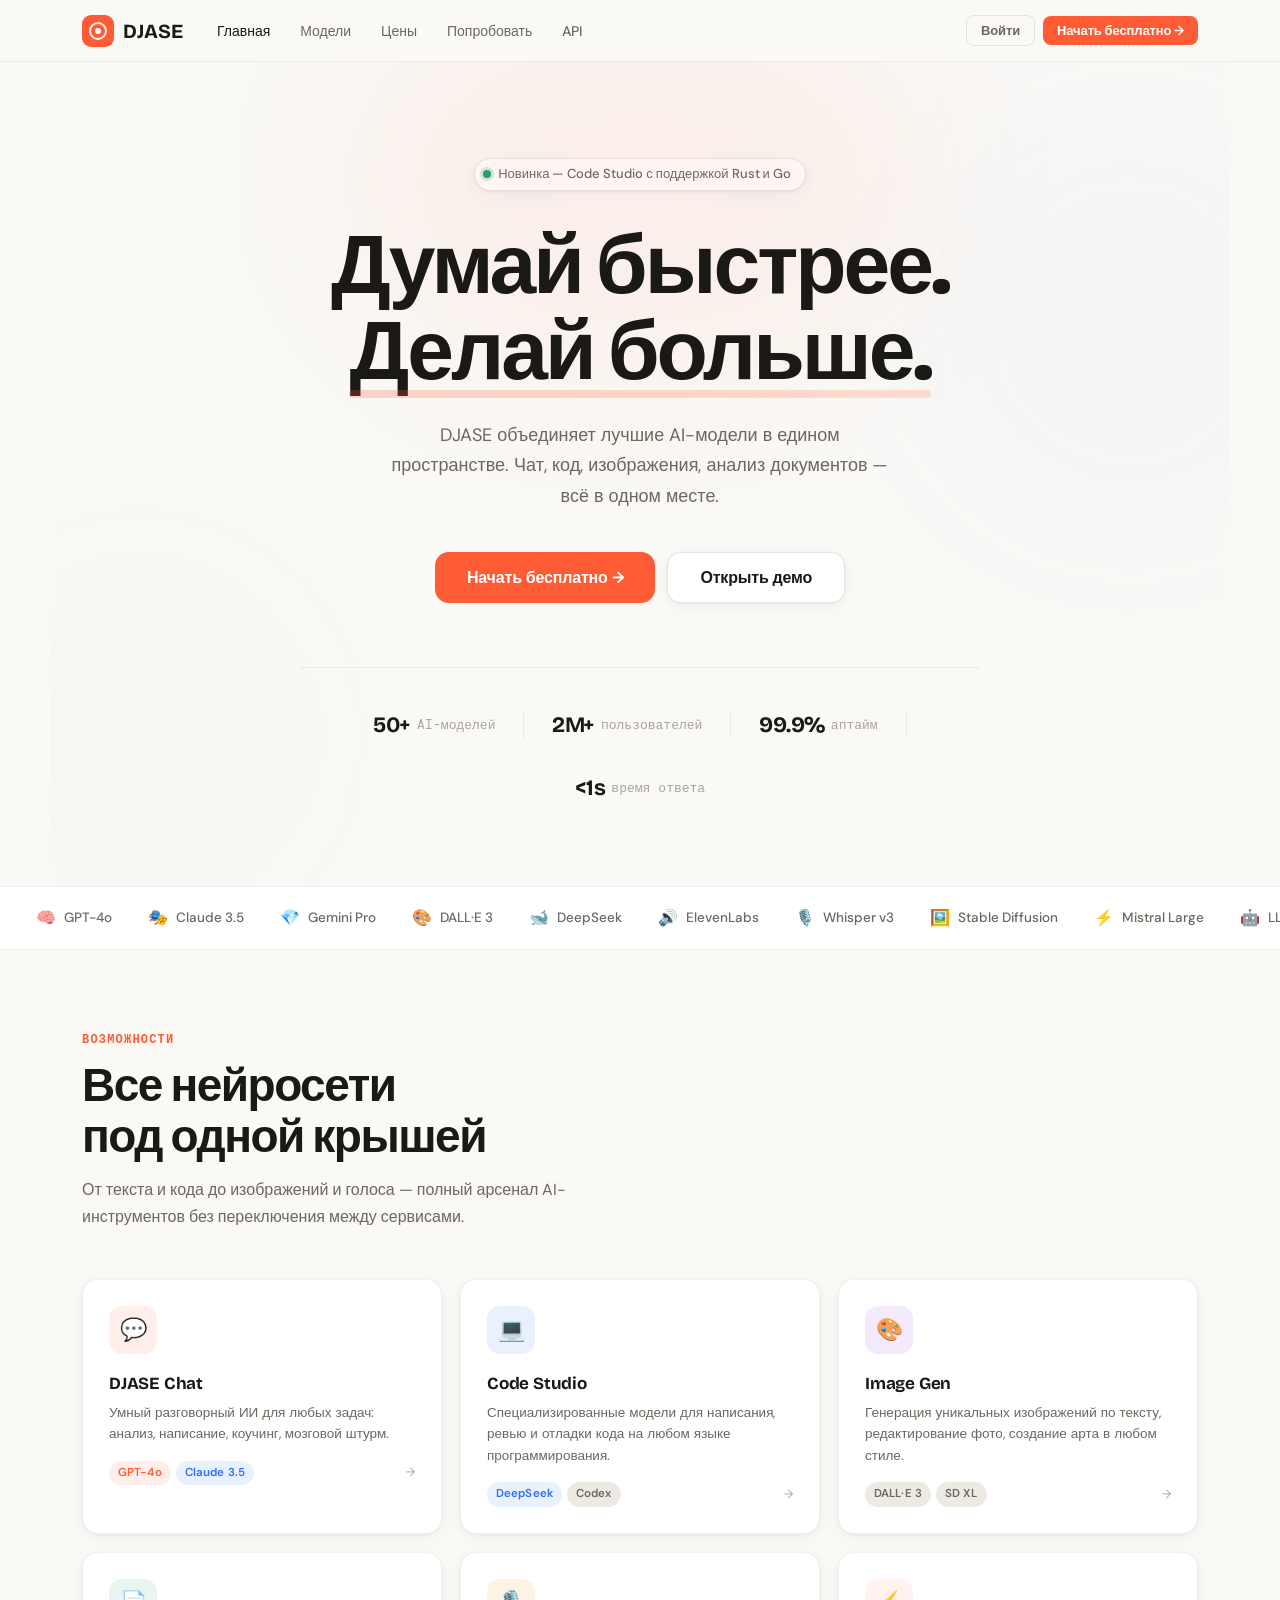
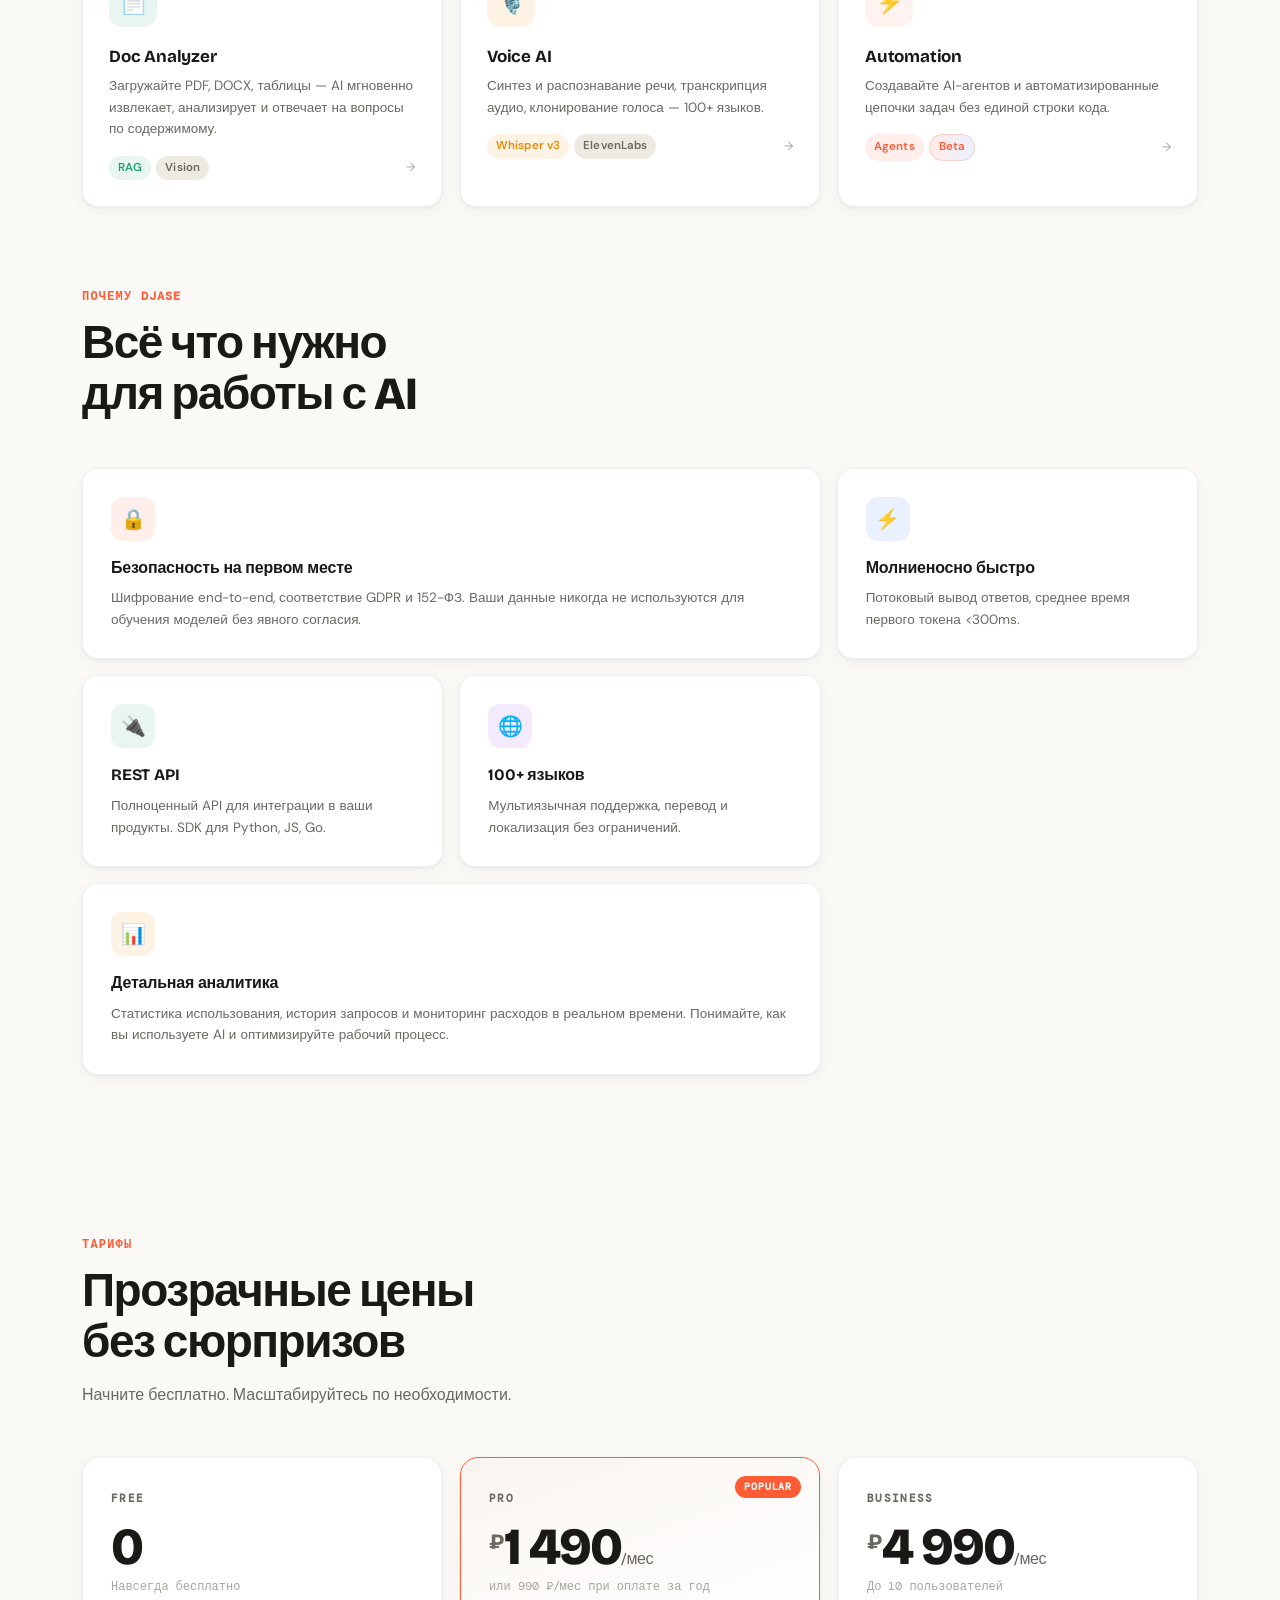
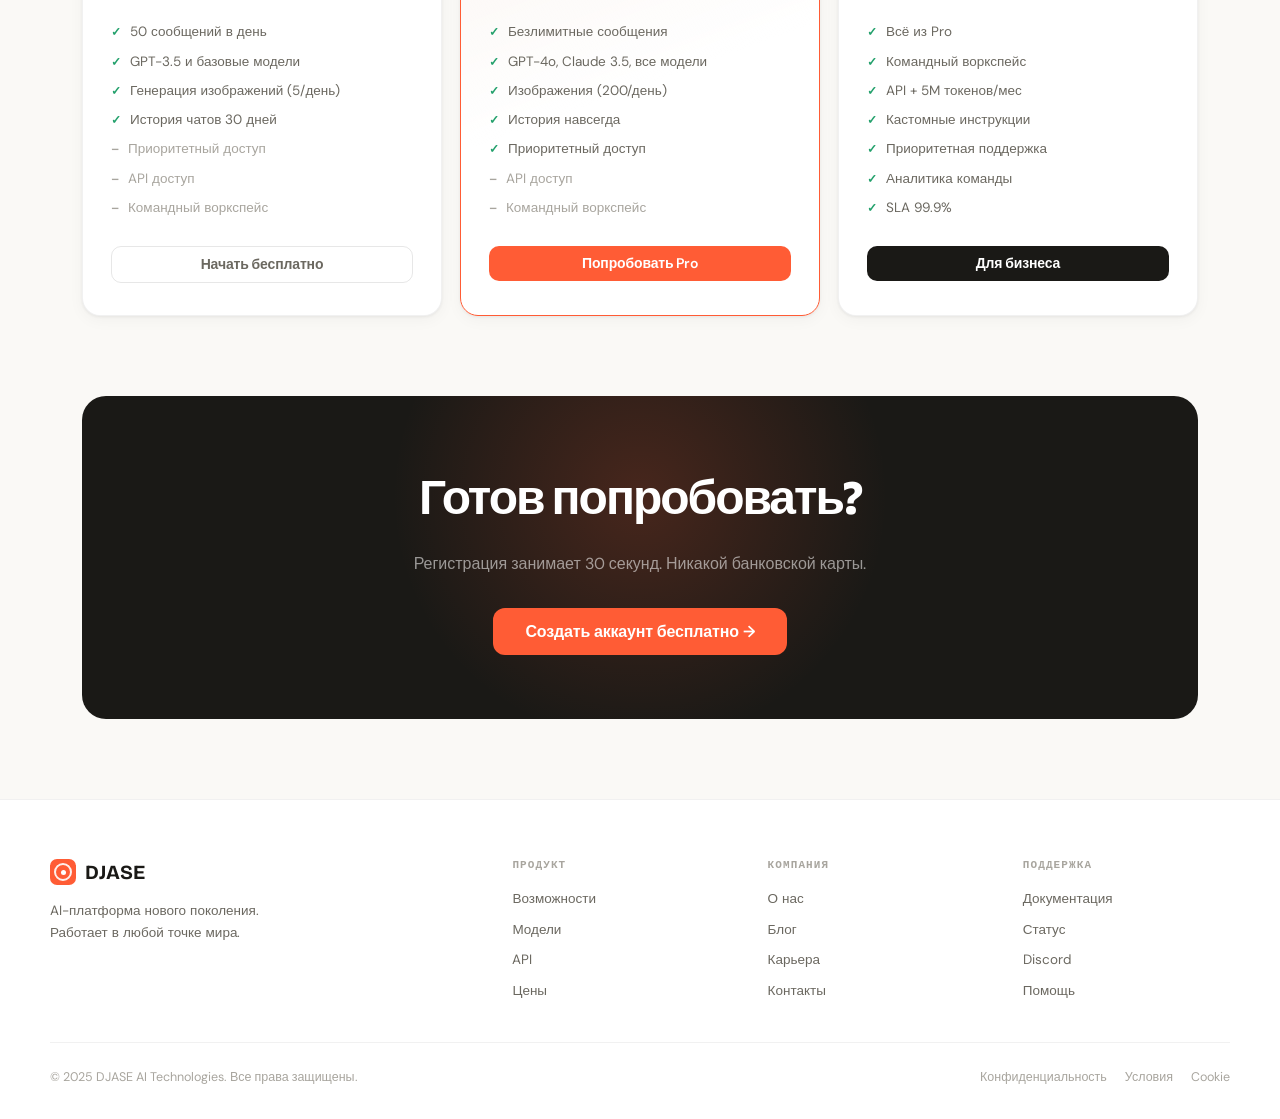
<file: index.html>
<!DOCTYPE html>
<html lang="ru">
<head>
<meta charset="UTF-8">
<meta name="viewport" content="width=device-width, initial-scale=1.0">
<title>DJASE — AI-платформа нового поколения</title>
<link rel="stylesheet" href="css/main.css">
<style>
/* ── HERO ── */
.hero {
  position: relative;
  padding: 96px 32px 80px;
  text-align: center;
  overflow: hidden;
  max-width: 1180px;
  margin: 0 auto;
}

/* organic blob bg */
.blob {
  position: absolute;
  border-radius: 50%;
  filter: blur(80px);
  pointer-events: none;
  opacity: .5;
}
.blob-1 { width: 600px; height: 400px; background: rgba(255,92,53,.12); top: -80px; left: 50%; transform: translateX(-50%); }
.blob-2 { width: 400px; height: 400px; background: rgba(45,110,245,.07); top: 60px; right: -100px; }
.blob-3 { width: 300px; height: 300px; background: rgba(34,160,107,.06); bottom: 0; left: -60px; }

.hero-badge {
  display: inline-flex; align-items: center; gap: 7px;
  background: var(--surface);
  border: 1.5px solid var(--border);
  border-radius: 20px;
  padding: 5px 14px 5px 8px;
  font-size: 13px; font-weight: 500;
  color: var(--text2);
  margin-bottom: 32px;
  box-shadow: var(--shadow);
  cursor: default;
}
.hero-badge-dot { width: 8px; height: 8px; border-radius: 50%; background: var(--green); box-shadow: 0 0 0 3px rgba(34,160,107,.2); animation: blink 2s ease-in-out infinite; }

.hero h1 {
  font-family: var(--font-disp);
  font-size: clamp(48px, 7vw, 84px);
  font-weight: 800;
  line-height: 1.03;
  letter-spacing: -3px;
  margin-bottom: 24px;
  position: relative;
}
.hero-line2 {
  position: relative;
  display: inline-block;
}
.hero-underline {
  position: absolute;
  bottom: -2px; left: 0; right: 0;
  height: 8px;
  background: linear-gradient(90deg, var(--accent), var(--accent2));
  border-radius: 4px;
  opacity: .25;
}

.hero p {
  font-size: 18px; line-height: 1.7;
  color: var(--text2); max-width: 520px;
  margin: 0 auto 40px;
}

.hero-actions { display: flex; gap: 12px; justify-content: center; flex-wrap: wrap; margin-bottom: 64px; }

.hero-trust {
  display: flex; align-items: center; justify-content: center; gap: 28px;
  flex-wrap: wrap;
  padding-top: 40px;
  border-top: 1px solid var(--border2);
  max-width: 680px; margin: 0 auto;
  color: var(--text3); font-size: 13px; font-family: var(--font-mono);
}
.hero-trust-item { display: flex; align-items: center; gap: 6px; }
.hero-trust-n { font-family: var(--font-disp); font-size: 22px; font-weight: 700; color: var(--text); letter-spacing: -.5px; }

/* ── TOOLS STRIP ── */
.tools-strip {
  background: var(--surface);
  border-top: 1px solid var(--border2);
  border-bottom: 1px solid var(--border2);
  padding: 18px 0;
  overflow: hidden;
}
.tools-scroll {
  display: flex; gap: 36px; align-items: center;
  animation: marquee 24s linear infinite;
  width: max-content;
  padding: 0 36px;
}
@keyframes marquee { from { transform: translateX(0); } to { transform: translateX(-50%); } }
.tools-strip:hover .tools-scroll { animation-play-state: paused; }
.tool-chip {
  display: flex; align-items: center; gap: 8px;
  color: var(--text2); font-size: 13.5px; font-weight: 500;
  white-space: nowrap;
}
.tool-chip-icon { font-size: 16px; }

/* ── SECTION ── */
.section { max-width: 1180px; margin: 0 auto; padding: 80px 32px; }

.section-eyebrow {
  font-size: 12px; font-weight: 600;
  letter-spacing: .1em; text-transform: uppercase;
  color: var(--accent); margin-bottom: 12px;
  font-family: var(--font-mono);
}
.section-title {
  font-family: var(--font-disp);
  font-size: clamp(30px, 4vw, 46px);
  font-weight: 800; letter-spacing: -1.5px;
  line-height: 1.1; margin-bottom: 14px;
}
.section-sub {
  font-size: 16px; color: var(--text2);
  max-width: 500px; line-height: 1.7;
}

/* ── MODELS GRID ── */
.models-grid {
  display: grid;
  grid-template-columns: repeat(auto-fill, minmax(300px, 1fr));
  gap: 18px;
  margin-top: 48px;
}

.m-card {
  background: var(--surface);
  border: 1.5px solid var(--border2);
  border-radius: 16px; padding: 26px;
  cursor: pointer; transition: all .22s;
  box-shadow: var(--shadow); position: relative;
  overflow: hidden;
}
.m-card::before {
  content: ''; position: absolute;
  top: 0; left: 0; right: 0; height: 3px;
  background: var(--c, var(--accent));
  transform: scaleX(0); transform-origin: left;
  transition: transform .25s;
}
.m-card:hover { transform: translateY(-3px); box-shadow: var(--shadow-lg); border-color: rgba(26,25,22,.1); }
.m-card:hover::before { transform: scaleX(1); }
.m-icon { width: 48px; height: 48px; border-radius: 13px; display: flex; align-items: center; justify-content: center; font-size: 22px; margin-bottom: 16px; }
.m-name { font-family: var(--font-disp); font-size: 17px; font-weight: 700; letter-spacing: -.2px; margin-bottom: 5px; }
.m-desc { font-size: 13.5px; color: var(--text2); line-height: 1.6; margin-bottom: 16px; }
.m-footer { display: flex; align-items: center; justify-content: space-between; }

/* ── FEATURES ── */
.features-bento {
  display: grid;
  grid-template-columns: 1fr 1fr 1fr;
  grid-template-rows: auto auto;
  gap: 16px;
  margin-top: 48px;
}
.feat {
  background: var(--surface);
  border: 1px solid var(--border2);
  border-radius: 16px; padding: 28px;
  transition: transform .2s, box-shadow .2s;
  box-shadow: var(--shadow);
}
.feat:hover { transform: translateY(-2px); box-shadow: var(--shadow-lg); }
.feat.span2 { grid-column: span 2; }
.feat.span3 { grid-column: span 3; }
.feat-icon { width: 44px; height: 44px; border-radius: 12px; display: flex; align-items: center; justify-content: center; font-size: 20px; margin-bottom: 14px; }
.feat-title { font-family: var(--font-disp); font-size: 16px; font-weight: 700; margin-bottom: 7px; letter-spacing: -.2px; }
.feat-desc { font-size: 13.5px; color: var(--text2); line-height: 1.6; }

/* ── PRICING ── */
.pricing-grid {
  display: grid; grid-template-columns: repeat(3, 1fr);
  gap: 18px; margin-top: 48px;
}
.plan {
  background: var(--surface);
  border: 1.5px solid var(--border2);
  border-radius: 18px; padding: 32px 28px;
  position: relative; overflow: hidden;
  box-shadow: var(--shadow); transition: transform .22s, box-shadow .22s;
}
.plan:hover { transform: translateY(-3px); box-shadow: var(--shadow-lg); }
.plan.hot {
  border-color: var(--accent);
  background: linear-gradient(160deg, rgba(255,92,53,.03) 0%, var(--surface) 50%);
}
.plan-hot-tag {
  position: absolute; top: 18px; right: 18px;
  background: var(--accent); color: white;
  font-size: 10px; font-weight: 700; font-family: var(--font-mono);
  letter-spacing: .08em; text-transform: uppercase;
  padding: 3px 9px; border-radius: 20px;
}
.plan-name { font-family: var(--font-mono); font-size: 11px; font-weight: 600; letter-spacing: .12em; text-transform: uppercase; color: var(--text2); margin-bottom: 14px; }
.plan-price {
  font-family: var(--font-disp); font-size: 52px; font-weight: 800;
  letter-spacing: -2px; line-height: 1; margin-bottom: 4px;
}
.plan-price sup { font-size: 22px; letter-spacing: 0; vertical-align: top; margin-top: 10px; color: var(--text2); display: inline-block; }
.plan-price .per { font-size: 16px; color: var(--text2); font-weight: 400; letter-spacing: -.5px; }
.plan-period { font-size: 12px; color: var(--text3); font-family: var(--font-mono); margin-bottom: 26px; }
.plan-feats { list-style: none; margin-bottom: 28px; display: flex; flex-direction: column; gap: 9px; }
.plan-feats li { display: flex; align-items: flex-start; gap: 9px; font-size: 13.5px; color: var(--text2); line-height: 1.5; }
.plan-feats li::before { content: '✓'; color: var(--green); font-weight: 700; font-size: 12px; margin-top: 1px; flex-shrink: 0; }
.plan-feats li.off::before { content: '–'; color: var(--text3); }
.plan-feats li.off { color: var(--text3); }

/* ── CTA ── */
.cta-band {
  background: var(--text);
  border-radius: 24px;
  padding: 64px 48px;
  text-align: center;
  position: relative; overflow: hidden;
  margin: 0 32px 80px;
}
.cta-band::before {
  content: '';
  position: absolute;
  width: 500px; height: 500px;
  background: radial-gradient(ellipse, rgba(255,92,53,.2) 0%, transparent 70%);
  top: -150px; left: 50%; transform: translateX(-50%);
  pointer-events: none;
}
.cta-band h2 {
  font-family: var(--font-disp);
  font-size: clamp(30px, 4vw, 48px);
  font-weight: 800; letter-spacing: -2px;
  color: white; margin-bottom: 14px; position: relative;
}
.cta-band p { color: rgba(255,255,255,.55); font-size: 16px; margin-bottom: 32px; position: relative; }
.cta-band .btn-primary { position: relative; font-size: 16px; padding: 14px 32px; border-radius: 12px; }

/* ── FOOTER ── */
footer {
  background: var(--surface);
  border-top: 1px solid var(--border2);
  padding: 56px 32px 32px;
}
.footer-inner { max-width: 1180px; margin: 0 auto; display: grid; grid-template-columns: 2fr 1fr 1fr 1fr; gap: 48px; }
.footer-brand p { color: var(--text2); font-size: 13.5px; margin-top: 12px; line-height: 1.6; max-width: 260px; }
.footer-col h4 { font-size: 11px; font-weight: 600; font-family: var(--font-mono); letter-spacing: .1em; text-transform: uppercase; color: var(--text3); margin-bottom: 14px; }
.footer-col a { display: block; color: var(--text2); font-size: 13.5px; margin-bottom: 9px; transition: color .18s; }
.footer-col a:hover { color: var(--accent); }
.footer-bottom { max-width: 1180px; margin: 32px auto 0; padding-top: 24px; border-top: 1px solid var(--border2); display: flex; justify-content: space-between; font-size: 12.5px; color: var(--text3); flex-wrap: wrap; gap: 8px; }
.footer-bottom a { color: var(--text3); transition: color .18s; }
.footer-bottom a:hover { color: var(--text2); }

@media (max-width: 900px) {
  .pricing-grid { grid-template-columns: 1fr; max-width: 380px; margin: 48px auto 0; }
  .features-bento { grid-template-columns: 1fr; }
  .feat.span2, .feat.span3 { grid-column: span 1; }
  .footer-inner { grid-template-columns: 1fr 1fr; }
  .hero h1 { letter-spacing: -2px; }
}
</style>
</head>
<body>

<!-- NAV -->
<nav class="nav">
  <div class="nav-inner">
    <a href="index.html" class="logo">
      <div class="logo-icon"><div class="logo-icon-dot"></div></div>
      DJASE
    </a>
    <ul class="nav-links">
      <li><a href="index.html" class="active">Главная</a></li>
      <li><a href="#models">Модели</a></li>
      <li><a href="#pricing">Цены</a></li>
      <li><a href="dashboard.html">Попробовать</a></li>
      <li><a href="#">API</a></li>
    </ul>
    <div class="nav-right">
      <a href="login.html" class="btn btn-ghost btn-sm">Войти</a>
      <a href="register.html" class="btn btn-primary btn-sm">Начать бесплатно →</a>
    </div>
  </div>
</nav>

<!-- HERO -->
<div class="hero">
  <div class="blob blob-1"></div>
  <div class="blob blob-2"></div>
  <div class="blob blob-3"></div>

  <div class="hero-badge">
    <div class="hero-badge-dot"></div>
    Новинка — Code Studio с поддержкой Rust и Go
  </div>

  <h1>
    Думай быстрее.<br>
    <span class="hero-line2">
      Делай больше.
      <div class="hero-underline"></div>
    </span>
  </h1>

  <p>DJASE объединяет лучшие AI-модели в едином пространстве. Чат, код, изображения, анализ документов — всё в одном месте.</p>

  <div class="hero-actions">
    <a href="register.html" class="btn btn-primary btn-xl">Начать бесплатно →</a>
    <a href="dashboard.html" class="btn btn-surface btn-xl">Открыть демо</a>
  </div>

  <div class="hero-trust">
    <div class="hero-trust-item">
      <div class="hero-trust-n">50+</div>
      <div>AI-моделей</div>
    </div>
    <div style="width:1px;height:28px;background:var(--border2)"></div>
    <div class="hero-trust-item">
      <div class="hero-trust-n">2M+</div>
      <div>пользователей</div>
    </div>
    <div style="width:1px;height:28px;background:var(--border2)"></div>
    <div class="hero-trust-item">
      <div class="hero-trust-n">99.9%</div>
      <div>аптайм</div>
    </div>
    <div style="width:1px;height:28px;background:var(--border2)"></div>
    <div class="hero-trust-item">
      <div class="hero-trust-n">&lt;1s</div>
      <div>время ответа</div>
    </div>
  </div>
</div>

<!-- TOOLS MARQUEE -->
<div class="tools-strip">
  <div class="tools-scroll" id="marquee">
    <div class="tool-chip"><span class="tool-chip-icon">🧠</span>GPT-4o</div>
    <div class="tool-chip"><span class="tool-chip-icon">🎭</span>Claude 3.5</div>
    <div class="tool-chip"><span class="tool-chip-icon">💎</span>Gemini Pro</div>
    <div class="tool-chip"><span class="tool-chip-icon">🎨</span>DALL·E 3</div>
    <div class="tool-chip"><span class="tool-chip-icon">🐋</span>DeepSeek</div>
    <div class="tool-chip"><span class="tool-chip-icon">🔊</span>ElevenLabs</div>
    <div class="tool-chip"><span class="tool-chip-icon">🎙️</span>Whisper v3</div>
    <div class="tool-chip"><span class="tool-chip-icon">🖼️</span>Stable Diffusion</div>
    <div class="tool-chip"><span class="tool-chip-icon">⚡</span>Mistral Large</div>
    <div class="tool-chip"><span class="tool-chip-icon">🤖</span>LLaMA 3</div>
    <!-- duplicate for seamless loop -->
    <div class="tool-chip"><span class="tool-chip-icon">🧠</span>GPT-4o</div>
    <div class="tool-chip"><span class="tool-chip-icon">🎭</span>Claude 3.5</div>
    <div class="tool-chip"><span class="tool-chip-icon">💎</span>Gemini Pro</div>
    <div class="tool-chip"><span class="tool-chip-icon">🎨</span>DALL·E 3</div>
    <div class="tool-chip"><span class="tool-chip-icon">🐋</span>DeepSeek</div>
    <div class="tool-chip"><span class="tool-chip-icon">🔊</span>ElevenLabs</div>
    <div class="tool-chip"><span class="tool-chip-icon">🎙️</span>Whisper v3</div>
    <div class="tool-chip"><span class="tool-chip-icon">🖼️</span>Stable Diffusion</div>
    <div class="tool-chip"><span class="tool-chip-icon">⚡</span>Mistral Large</div>
    <div class="tool-chip"><span class="tool-chip-icon">🤖</span>LLaMA 3</div>
  </div>
</div>

<!-- MODELS SECTION -->
<section class="section" id="models">
  <div class="section-eyebrow">Возможности</div>
  <h2 class="section-title">Все нейросети<br>под одной крышей</h2>
  <p class="section-sub">От текста и кода до изображений и голоса — полный арсенал AI-инструментов без переключения между сервисами.</p>

  <div class="models-grid">
    <a href="dashboard.html" class="m-card" style="--c:#ff5c35">
      <div class="m-icon" style="background:rgba(255,92,53,.1)">💬</div>
      <div class="m-name">DJASE Chat</div>
      <div class="m-desc">Умный разговорный ИИ для любых задач: анализ, написание, коучинг, мозговой штурм.</div>
      <div class="m-footer">
        <div class="model-tags" style="display:flex;gap:5px">
          <span class="badge badge-orange">GPT-4o</span>
          <span class="badge badge-blue">Claude 3.5</span>
        </div>
        <span style="font-size:12px;color:var(--text3)">→</span>
      </div>
    </a>

    <a href="dashboard.html" class="m-card" style="--c:#2d6ef5">
      <div class="m-icon" style="background:rgba(45,110,245,.1)">💻</div>
      <div class="m-name">Code Studio</div>
      <div class="m-desc">Специализированные модели для написания, ревью и отладки кода на любом языке программирования.</div>
      <div class="m-footer">
        <div style="display:flex;gap:5px">
          <span class="badge badge-blue">DeepSeek</span>
          <span class="badge badge-neutral">Codex</span>
        </div>
        <span style="font-size:12px;color:var(--text3)">→</span>
      </div>
    </a>

    <a href="dashboard.html" class="m-card" style="--c:#9333ea">
      <div class="m-icon" style="background:rgba(147,51,234,.1)">🎨</div>
      <div class="m-name">Image Gen</div>
      <div class="m-desc">Генерация уникальных изображений по тексту, редактирование фото, создание арта в любом стиле.</div>
      <div class="m-footer">
        <div style="display:flex;gap:5px">
          <span class="badge badge-neutral">DALL·E 3</span>
          <span class="badge badge-neutral">SD XL</span>
        </div>
        <span style="font-size:12px;color:var(--text3)">→</span>
      </div>
    </a>

    <a href="dashboard.html" class="m-card" style="--c:#22a06b">
      <div class="m-icon" style="background:rgba(34,160,107,.1)">📄</div>
      <div class="m-name">Doc Analyzer</div>
      <div class="m-desc">Загружайте PDF, DOCX, таблицы — AI мгновенно извлекает, анализирует и отвечает на вопросы по содержимому.</div>
      <div class="m-footer">
        <div style="display:flex;gap:5px">
          <span class="badge badge-green">RAG</span>
          <span class="badge badge-neutral">Vision</span>
        </div>
        <span style="font-size:12px;color:var(--text3)">→</span>
      </div>
    </a>

    <a href="dashboard.html" class="m-card" style="--c:#e68b00">
      <div class="m-icon" style="background:rgba(230,139,0,.1)">🎙️</div>
      <div class="m-name">Voice AI</div>
      <div class="m-desc">Синтез и распознавание речи, транскрипция аудио, клонирование голоса — 100+ языков.</div>
      <div class="m-footer">
        <div style="display:flex;gap:5px">
          <span class="badge badge-amber">Whisper v3</span>
          <span class="badge badge-neutral">ElevenLabs</span>
        </div>
        <span style="font-size:12px;color:var(--text3)">→</span>
      </div>
    </a>

    <a href="dashboard.html" class="m-card" style="--c:#ff5c35">
      <div class="m-icon" style="background:rgba(255,92,53,.08)">⚡</div>
      <div class="m-name">Automation</div>
      <div class="m-desc">Создавайте AI-агентов и автоматизированные цепочки задач без единой строки кода.</div>
      <div class="m-footer">
        <div style="display:flex;gap:5px">
          <span class="badge badge-orange">Agents</span>
          <span class="badge badge-new">Beta</span>
        </div>
        <span style="font-size:12px;color:var(--text3)">→</span>
      </div>
    </a>
  </div>
</section>

<!-- FEATURES -->
<section class="section" style="padding-top:0">
  <div class="section-eyebrow">Почему DJASE</div>
  <h2 class="section-title">Всё что нужно<br>для работы с AI</h2>

  <div class="features-bento">
    <div class="feat span2">
      <div class="feat-icon" style="background:rgba(255,92,53,.1)">🔒</div>
      <div class="feat-title">Безопасность на первом месте</div>
      <div class="feat-desc">Шифрование end-to-end, соответствие GDPR и 152-ФЗ. Ваши данные никогда не используются для обучения моделей без явного согласия.</div>
    </div>
    <div class="feat">
      <div class="feat-icon" style="background:rgba(45,110,245,.1)">⚡</div>
      <div class="feat-title">Молниеносно быстро</div>
      <div class="feat-desc">Потоковый вывод ответов, среднее время первого токена &lt;300ms.</div>
    </div>
    <div class="feat">
      <div class="feat-icon" style="background:rgba(34,160,107,.1)">🔌</div>
      <div class="feat-title">REST API</div>
      <div class="feat-desc">Полноценный API для интеграции в ваши продукты. SDK для Python, JS, Go.</div>
    </div>
    <div class="feat">
      <div class="feat-icon" style="background:rgba(147,51,234,.1)">🌐</div>
      <div class="feat-title">100+ языков</div>
      <div class="feat-desc">Мультиязычная поддержка, перевод и локализация без ограничений.</div>
    </div>
    <div class="feat span2">
      <div class="feat-icon" style="background:rgba(230,139,0,.1)">📊</div>
      <div class="feat-title">Детальная аналитика</div>
      <div class="feat-desc">Статистика использования, история запросов и мониторинг расходов в реальном времени. Понимайте, как вы используете AI и оптимизируйте рабочий процесс.</div>
    </div>
  </div>
</section>

<!-- PRICING -->
<section class="section" id="pricing">
  <div class="section-eyebrow">Тарифы</div>
  <h2 class="section-title">Прозрачные цены<br>без сюрпризов</h2>
  <p class="section-sub">Начните бесплатно. Масштабируйтесь по необходимости.</p>

  <div class="pricing-grid">
    <div class="plan">
      <div class="plan-name">Free</div>
      <div class="plan-price">0</div>
      <div class="plan-period">Навсегда бесплатно</div>
      <ul class="plan-feats">
        <li>50 сообщений в день</li>
        <li>GPT-3.5 и базовые модели</li>
        <li>Генерация изображений (5/день)</li>
        <li>История чатов 30 дней</li>
        <li class="off">Приоритетный доступ</li>
        <li class="off">API доступ</li>
        <li class="off">Командный воркспейс</li>
      </ul>
      <a href="register.html" class="btn btn-ghost btn-full">Начать бесплатно</a>
    </div>

    <div class="plan hot">
      <div class="plan-hot-tag">Popular</div>
      <div class="plan-name">Pro</div>
      <div class="plan-price"><sup>₽</sup>1 490<span class="per">/мес</span></div>
      <div class="plan-period">или 990 ₽/мес при оплате за год</div>
      <ul class="plan-feats">
        <li>Безлимитные сообщения</li>
        <li>GPT-4o, Claude 3.5, все модели</li>
        <li>Изображения (200/день)</li>
        <li>История навсегда</li>
        <li>Приоритетный доступ</li>
        <li class="off">API доступ</li>
        <li class="off">Командный воркспейс</li>
      </ul>
      <a href="register.html" class="btn btn-primary btn-full">Попробовать Pro</a>
    </div>

    <div class="plan">
      <div class="plan-name">Business</div>
      <div class="plan-price"><sup>₽</sup>4 990<span class="per">/мес</span></div>
      <div class="plan-period">До 10 пользователей</div>
      <ul class="plan-feats">
        <li>Всё из Pro</li>
        <li>Командный воркспейс</li>
        <li>API + 5M токенов/мес</li>
        <li>Кастомные инструкции</li>
        <li>Приоритетная поддержка</li>
        <li>Аналитика команды</li>
        <li>SLA 99.9%</li>
      </ul>
      <a href="register.html" class="btn btn-dark btn-full">Для бизнеса</a>
    </div>
  </div>
</section>

<!-- CTA -->
<div style="max-width:1180px;margin:0 auto">
  <div class="cta-band">
    <h2>Готов попробовать?</h2>
    <p>Регистрация занимает 30 секунд. Никакой банковской карты.</p>
    <a href="register.html" class="btn btn-primary">Создать аккаунт бесплатно →</a>
  </div>
</div>

<!-- FOOTER -->
<footer>
  <div class="footer-inner">
    <div class="footer-brand">
      <a href="index.html" class="logo">
        <div class="logo-icon" style="width:26px;height:26px;border-radius:7px"><div class="logo-icon-dot" style="width:5px;height:5px"></div></div>
        DJASE
      </a>
      <p>AI-платформа нового поколения. Работает в любой точке мира.</p>
    </div>
    <div class="footer-col">
      <h4>Продукт</h4>
      <a href="#">Возможности</a>
      <a href="#">Модели</a>
      <a href="#">API</a>
      <a href="#pricing">Цены</a>
    </div>
    <div class="footer-col">
      <h4>Компания</h4>
      <a href="#">О нас</a>
      <a href="#">Блог</a>
      <a href="#">Карьера</a>
      <a href="#">Контакты</a>
    </div>
    <div class="footer-col">
      <h4>Поддержка</h4>
      <a href="#">Документация</a>
      <a href="#">Статус</a>
      <a href="#">Discord</a>
      <a href="#">Помощь</a>
    </div>
  </div>
  <div class="footer-bottom">
    <span>© 2025 DJASE AI Technologies. Все права защищены.</span>
    <div style="display:flex;gap:18px">
      <a href="#">Конфиденциальность</a>
      <a href="#">Условия</a>
      <a href="#">Cookie</a>
    </div>
  </div>
</footer>

<div id="toast-root"></div>
<script src="js/main.js"></script>
</body>
</html>
</file>
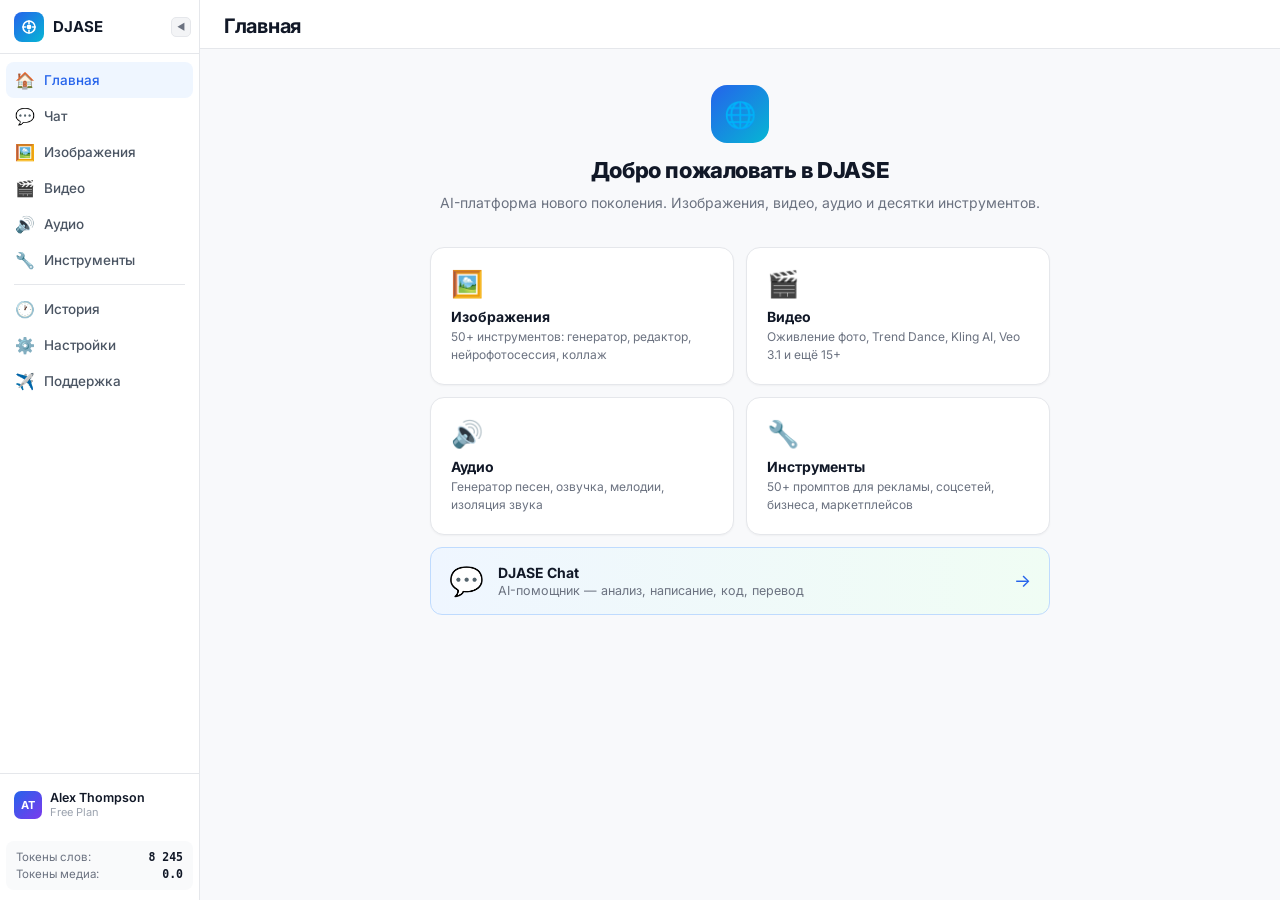
<file: dashboard.html>
<!DOCTYPE html>
<html lang="ru">
<head>
<meta charset="UTF-8">
<meta name="viewport" content="width=device-width, initial-scale=1.0">
<title>DJASE</title>
<link href="https://fonts.googleapis.com/css2?family=Inter:wght@400;500;600;700&display=swap" rel="stylesheet">
<style>
*,*::before,*::after{box-sizing:border-box;margin:0;padding:0}
html,body{height:100%;overflow:hidden}
body{font-family:'Inter',sans-serif;background:#f8f9fb;color:#111827;font-size:14px;-webkit-font-smoothing:antialiased}
::-webkit-scrollbar{width:4px;height:4px}
::-webkit-scrollbar-thumb{background:#d1d5db;border-radius:2px}

/* ─── LAYOUT ─── */
.app{display:flex;height:100vh;overflow:hidden}

/* ─── SIDEBAR ─── */
.sb{width:200px;flex-shrink:0;background:#fff;border-right:1px solid #e5e7eb;display:flex;flex-direction:column;height:100vh;transition:width .22s;overflow:hidden}
.sb.mini{width:52px}
.sb-logo{height:54px;display:flex;align-items:center;padding:0 14px;border-bottom:1px solid #e5e7eb;gap:9px;flex-shrink:0;position:relative}
.sb-logo-icon{width:30px;height:30px;flex-shrink:0;background:linear-gradient(135deg,#2563eb,#06b6d4);border-radius:8px;display:flex;align-items:center;justify-content:center}
.sb-logo-icon svg{width:16px;height:16px}
.sb-logo-name{font-weight:700;font-size:15px;white-space:nowrap;transition:opacity .2s}
.sb.mini .sb-logo-name{opacity:0;pointer-events:none}
.sb-toggle{position:absolute;right:8px;top:50%;transform:translateY(-50%);width:20px;height:20px;background:#f3f4f6;border:1px solid #e5e7eb;border-radius:5px;cursor:pointer;display:flex;align-items:center;justify-content:center;font-size:9px;color:#6b7280;transition:all .15s}
.sb-toggle:hover{background:#e5e7eb}
.sb-nav{flex:1;overflow-y:auto;padding:8px 6px}
.sb-nav::-webkit-scrollbar{width:0}
.sb-item{display:flex;align-items:center;gap:9px;padding:8px 9px;border-radius:8px;cursor:pointer;color:#4b5563;font-size:13.5px;font-weight:500;transition:all .15s;white-space:nowrap;overflow:hidden}
.sb-item:hover{background:#f3f4f6;color:#111827}
.sb-item.on{background:#eff6ff;color:#2563eb}
.sb-item-icon{width:20px;height:20px;display:flex;align-items:center;justify-content:center;font-size:16px;flex-shrink:0}
.sb-item-lbl{transition:opacity .2s}
.sb.mini .sb-item-lbl{opacity:0;pointer-events:none}
.sb-sep{height:1px;background:#e5e7eb;margin:6px 8px}
.sb-foot{padding:10px 6px;border-top:1px solid #e5e7eb;flex-shrink:0}
.sb-tokens{background:#f9fafb;border-radius:8px;padding:9px 10px;font-size:11.5px;transition:opacity .2s}
.sb.mini .sb-tokens{opacity:0;pointer-events:none}
.sb-tok-row{display:flex;justify-content:space-between;margin-bottom:3px}
.sb-tok-row:last-child{margin-bottom:0}
.sb-tok-lbl{color:#6b7280}
.sb-tok-val{font-weight:600;font-family:monospace;color:#111827}
.sb-user{display:flex;align-items:center;gap:8px;padding:6px 8px;border-radius:8px;cursor:pointer;transition:background .15s;margin-bottom:8px}
.sb-user:hover{background:#f3f4f6}
.sb-user-av{width:28px;height:28px;border-radius:7px;flex-shrink:0;background:linear-gradient(135deg,#2563eb,#7c3aed);display:flex;align-items:center;justify-content:center;font-size:11px;font-weight:700;color:#fff}
.sb-user-info{flex:1;min-width:0;transition:opacity .2s}
.sb.mini .sb-user-info{opacity:0}
.sb-user-name{font-size:12.5px;font-weight:600;white-space:nowrap;overflow:hidden;text-overflow:ellipsis}
.sb-user-plan{font-size:11px;color:#9ca3af}

/* ─── MAIN ─── */
.main{flex:1;display:flex;flex-direction:column;overflow:hidden;background:#f8f9fb}

/* ─── PAGE HEAD ─── */
.ph{background:#fff;border-bottom:1px solid #e5e7eb;flex-shrink:0}
.ph-top{display:flex;align-items:center;justify-content:space-between;padding:14px 24px 0}
.ph-title{font-size:20px;font-weight:700;letter-spacing:-.3px}
.ph-right{display:flex;align-items:center;gap:8px}
.search-box{display:flex;align-items:center;gap:7px;background:#f3f4f6;border:1px solid #e5e7eb;border-radius:8px;padding:7px 11px;min-width:180px}
.search-box input{background:none;border:none;outline:none;font-family:inherit;font-size:13px;color:#111827;width:100%}
.search-box input::placeholder{color:#9ca3af}
.ftabs{display:flex;gap:0;padding:0 24px;overflow-x:auto;margin-top:10px}
.ftabs::-webkit-scrollbar{height:0}
.ftab{display:flex;align-items:center;gap:5px;padding:9px 14px;font-size:13px;font-weight:500;color:#6b7280;cursor:pointer;border-bottom:2px solid transparent;transition:all .15s;white-space:nowrap;flex-shrink:0}
.ftab:hover{color:#111827}
.ftab.on{color:#2563eb;border-bottom-color:#2563eb;background:#eff6ff}

/* ─── CONTENT ─── */
.content{flex:1;overflow-y:auto;padding:20px 24px}
.content::-webkit-scrollbar{width:4px}
.page{display:none}
.page.on{display:block}

/* ─── TOOL CARDS GRID ─── */
.cards-grid{display:grid;grid-template-columns:repeat(auto-fill,minmax(200px,1fr));gap:14px}

.tool-card{
  background:#fff;border:1px solid #e5e7eb;border-radius:12px;
  overflow:hidden;cursor:pointer;
  transition:transform .18s,box-shadow .18s,border-color .18s;
  box-shadow:0 1px 2px rgba(0,0,0,.05);
}
.tool-card:hover{transform:translateY(-3px);box-shadow:0 8px 24px rgba(0,0,0,.12);border-color:#d1d5db}

.tc-thumb{
  position:relative;width:100%;aspect-ratio:16/10;
  overflow:hidden;background:#e5e7eb;
}
/* zoom on hover */
.tc-thumb img{
  width:100%;height:100%;object-fit:cover;display:block;
  transition:transform .5s ease;
  will-change:transform;
}
.tool-card:hover .tc-thumb img{transform:scale(1.08)}

/* before/after split */
.tc-thumb.ba{display:flex;gap:0}
.ba-half{flex:1;overflow:hidden;position:relative}
.ba-half img{width:100%;height:100%;object-fit:cover;display:block;transition:transform .5s}
.tool-card:hover .ba-half img{transform:scale(1.06)}
.ba-arrow{position:absolute;top:50%;left:50%;transform:translate(-50%,-50%);z-index:3;width:26px;height:26px;border-radius:50%;background:rgba(255,255,255,.9);display:flex;align-items:center;justify-content:center;font-size:13px;box-shadow:0 2px 6px rgba(0,0,0,.2);flex-shrink:0}

.tc-fallback{width:100%;height:100%;display:flex;align-items:center;justify-content:center;font-size:36px}
.tc-badge-cat{position:absolute;bottom:7px;left:7px;background:rgba(0,0,0,.52);backdrop-filter:blur(4px);border-radius:20px;padding:2px 8px;font-size:10px;font-weight:600;color:#fff}
.tc-badge-new{position:absolute;top:7px;right:7px;background:rgba(22,163,74,.88);border-radius:20px;padding:2px 8px;font-size:10px;font-weight:600;color:#fff}
.tc-hover-arrow{position:absolute;top:7px;right:7px;width:26px;height:26px;border-radius:50%;background:rgba(255,255,255,.85);display:flex;align-items:center;justify-content:center;font-size:12px;opacity:0;transition:opacity .2s}
.tool-card:hover .tc-hover-arrow{opacity:1}

.tc-body{padding:10px 12px 13px}
.tc-name{font-size:13px;font-weight:600;margin-bottom:3px;white-space:nowrap;overflow:hidden;text-overflow:ellipsis}
.tc-desc{font-size:11.5px;color:#6b7280;line-height:1.5;display:-webkit-box;-webkit-line-clamp:2;-webkit-box-orient:vertical;overflow:hidden}

/* ─── AUDIO ─── */
.audio-card{background:#fff;border:1px solid #e5e7eb;border-radius:12px;overflow:hidden;cursor:pointer;transition:transform .18s,box-shadow .18s;box-shadow:0 1px 2px rgba(0,0,0,.05)}
.audio-card:hover{transform:translateY(-3px);box-shadow:0 8px 24px rgba(0,0,0,.12)}
.audio-thumb{width:100%;aspect-ratio:16/10;display:flex;align-items:center;justify-content:center;position:relative;overflow:hidden}
.audio-thumb canvas{position:absolute;inset:0;width:100%;height:100%}
.audio-thumb-icon{position:relative;z-index:1;font-size:28px}
.audio-card-body{padding:10px 12px 13px}
.audio-card-name{font-size:13px;font-weight:600;margin-bottom:3px}
.audio-card-desc{font-size:11.5px;color:#6b7280;line-height:1.5;display:-webkit-box;-webkit-line-clamp:2;-webkit-box-orient:vertical;overflow:hidden}

/* ─── PAGINATION ─── */
.pagination{display:flex;align-items:center;justify-content:center;gap:6px;margin-top:24px;padding-bottom:8px}
.pg-btn{width:36px;height:36px;border-radius:8px;border:1px solid #e5e7eb;background:#fff;font-size:13px;font-weight:600;cursor:pointer;display:flex;align-items:center;justify-content:center;transition:all .15s;color:#374151}
.pg-btn:hover{background:#f3f4f6;border-color:#d1d5db}
.pg-btn.on{background:#2563eb;color:#fff;border-color:#2563eb}
.pg-btn.arrow{color:#6b7280}
.pg-btn.arrow:hover{color:#111827}
.pg-btn:disabled{opacity:.35;pointer-events:none}

/* ─── TOOLS LIST ─── */
.tools-section{margin-bottom:22px}
.tools-sec-title{font-size:14px;font-weight:700;margin-bottom:10px;display:flex;align-items:center;gap:10px}
.tools-sec-title::after{content:'';flex:1;height:1px;background:#e5e7eb}
.tools-list{display:grid;grid-template-columns:repeat(4,1fr);gap:1px;background:#f3f4f6;border:1px solid #e5e7eb;border-radius:10px;overflow:hidden}
.tool-list-item{display:flex;align-items:center;gap:9px;padding:9px 13px;background:#fff;cursor:pointer;font-size:13px;color:#374151;transition:all .13s}
.tool-list-item:hover{background:#eff6ff;color:#2563eb}
.tli-icon{width:20px;height:20px;display:flex;align-items:center;justify-content:center;font-size:15px;flex-shrink:0}

/* ─── CHAT ─── */
.chat-wrap{display:flex;flex-direction:column;height:100%}
.chat-msgs{flex:1;overflow-y:auto;padding:20px 0}
.chat-hello{max-width:560px;margin:0 auto;text-align:center;padding:40px 24px 20px}
.chat-hello-icon{width:56px;height:56px;background:linear-gradient(135deg,#2563eb,#06b6d4);border-radius:16px;display:flex;align-items:center;justify-content:center;margin:0 auto 16px;font-size:26px}
.chat-hello h2{font-size:21px;font-weight:700;margin-bottom:7px}
.chat-hello p{font-size:13.5px;color:#6b7280;line-height:1.6}
.chat-hints{display:grid;grid-template-columns:1fr 1fr;gap:9px;max-width:560px;margin:18px auto;padding:0 24px}
.hint{background:#fff;border:1px solid #e5e7eb;border-radius:10px;padding:12px 14px;cursor:pointer;transition:all .16s;box-shadow:0 1px 2px rgba(0,0,0,.04)}
.hint:hover{border-color:#bfdbfe;background:#eff6ff}
.hint-icon{font-size:17px;margin-bottom:6px}
.hint-txt{font-size:12px;color:#6b7280;line-height:1.5}
.msg-wrap{max-width:740px;margin:0 auto;padding:4px 24px}
.msg{display:flex;gap:10px;margin-bottom:2px}
.msg.user{flex-direction:row-reverse}
.msg-av{width:28px;height:28px;border-radius:7px;flex-shrink:0;display:flex;align-items:center;justify-content:center;font-size:13px;font-weight:700;margin-top:3px}
.msg-av.ai{background:linear-gradient(135deg,#2563eb,#06b6d4);color:#fff;font-size:14px}
.msg-av.me{background:linear-gradient(135deg,#7c3aed,#a855f7);color:#fff}
.msg-body{max-width:72%}
.bubble{padding:10px 14px;border-radius:12px;font-size:13.5px;line-height:1.7}
.msg.ai .bubble{background:#fff;border:1px solid #e5e7eb;border-radius:4px 12px 12px 12px;box-shadow:0 1px 2px rgba(0,0,0,.05)}
.msg.user .bubble{background:#2563eb;color:#fff;border-radius:12px 4px 12px 12px}
.msg-time{font-size:10.5px;color:#9ca3af;margin-top:3px;padding:0 2px;font-family:monospace}
.typing{display:flex;gap:4px;align-items:center;padding:12px 14px}
.dot{width:6px;height:6px;border-radius:50%;background:#9ca3af;animation:td 1.2s ease-in-out infinite}
.dot:nth-child(2){animation-delay:.2s}.dot:nth-child(3){animation-delay:.4s}
@keyframes td{0%,60%,100%{transform:translateY(0);opacity:.4}30%{transform:translateY(-5px);opacity:1}}
.chat-foot{padding:10px 24px 18px;background:#fff;border-top:1px solid #e5e7eb;flex-shrink:0;max-width:740px;width:100%;margin:0 auto}
.chat-box{background:#f9fafb;border:1.5px solid #e5e7eb;border-radius:12px;padding:10px 12px 8px;transition:border-color .16s,box-shadow .16s}
.chat-box:focus-within{border-color:#93c5fd;box-shadow:0 0 0 3px rgba(37,99,235,.07)}
.chat-ta{width:100%;background:none;border:none;outline:none;font-family:inherit;font-size:13.5px;color:#111827;line-height:1.6;resize:none;min-height:24px;max-height:150px;overflow-y:auto}
.chat-ta::placeholder{color:#9ca3af}
.chat-foot-row{display:flex;align-items:center;gap:5px;padding-top:7px;border-top:1px solid #e5e7eb;margin-top:7px}
.att-btn{width:28px;height:28px;border-radius:6px;background:none;border:none;cursor:pointer;color:#9ca3af;font-size:14px;display:flex;align-items:center;justify-content:center;transition:all .13s}
.att-btn:hover{background:#f3f4f6;color:#6b7280}
.send-btn{width:32px;height:32px;border-radius:8px;background:#2563eb;border:none;cursor:pointer;display:flex;align-items:center;justify-content:center;color:#fff;font-size:13px;transition:all .15s;flex-shrink:0}
.send-btn:hover{background:#1d4ed8}
.send-btn:disabled{opacity:.35;pointer-events:none}
.model-pill{display:flex;align-items:center;gap:6px;background:#f3f4f6;border:1px solid #e5e7eb;border-radius:7px;padding:5px 10px;font-size:12.5px;font-weight:500;cursor:pointer;transition:all .14s;margin-left:auto}
.model-pill:hover{background:#e5e7eb}
.mpill-dot{width:6px;height:6px;border-radius:50%;background:#22c55e;animation:blink 2.5s ease-in-out infinite}
@keyframes blink{0%,100%{opacity:1}50%{opacity:.3}}

/* ─── TOOL PAGE (inner) ─── */
.tool-page{display:none;height:100%;flex-direction:column}
.tool-page.on{display:flex}
.tool-page-inner{display:flex;flex:1;overflow:hidden}

.tool-left{
  width:300px;flex-shrink:0;
  background:#fff;border-right:1px solid #e5e7eb;
  overflow-y:auto;padding:20px;
}
.tool-left::-webkit-scrollbar{width:3px}
.tool-back{display:flex;align-items:center;gap:7px;cursor:pointer;color:#6b7280;font-size:13px;font-weight:500;margin-bottom:18px;transition:color .15s}
.tool-back:hover{color:#2563eb}
.tool-left-title{font-size:16px;font-weight:700;margin-bottom:4px}
.tool-left-desc{font-size:12.5px;color:#6b7280;line-height:1.5;margin-bottom:18px}

.drop-zone{border:2px dashed #d1d5db;border-radius:12px;padding:28px 16px;text-align:center;cursor:pointer;transition:all .18s;background:#fafafa;margin-bottom:16px}
.drop-zone:hover{border-color:#2563eb;background:#eff6ff}
.drop-zone-icon{font-size:28px;margin-bottom:8px}
.drop-zone-txt{font-size:13px;font-weight:600;margin-bottom:3px}
.drop-zone-hint{font-size:11.5px;color:#9ca3af}

.form-label{display:block;font-size:12px;font-weight:600;color:#374151;margin-bottom:5px;margin-top:14px}
.form-label span{color:#ef4444}
.custom-select{position:relative}
.custom-select select{width:100%;background:#fff;border:1.5px solid #e5e7eb;border-radius:8px;padding:9px 32px 9px 11px;font-family:inherit;font-size:13px;color:#111827;outline:none;appearance:none;cursor:pointer;transition:border-color .15s}
.custom-select select:focus{border-color:#2563eb}
.custom-select::after{content:'▾';position:absolute;right:10px;top:50%;transform:translateY(-50%);color:#9ca3af;font-size:12px;pointer-events:none}

.gen-btn{width:100%;margin-top:18px;display:flex;align-items:center;justify-content:center;gap:8px;padding:12px;background:#2563eb;color:#fff;border:none;border-radius:10px;font-family:inherit;font-size:14px;font-weight:700;cursor:pointer;transition:all .18s}
.gen-btn:hover{background:#1d4ed8;transform:translateY(-1px);box-shadow:0 4px 14px rgba(37,99,235,.3)}
.gen-btn:disabled{opacity:.5;pointer-events:none}

.tool-right{flex:1;overflow-y:auto;background:#f8f9fb;padding:20px}
.tool-right::-webkit-scrollbar{width:4px}
.tool-right-empty{display:flex;flex-direction:column;align-items:center;justify-content:center;height:100%;text-align:center;color:#9ca3af}
.tool-right-empty-icon{font-size:48px;margin-bottom:16px;opacity:.5}
.tool-right-empty h3{font-size:18px;font-weight:700;color:#374151;margin-bottom:6px}
.tool-right-empty p{font-size:13px;line-height:1.6}

.examples-grid{display:grid;grid-template-columns:repeat(auto-fill,minmax(180px,1fr));gap:12px}
.example-item{border-radius:12px;overflow:hidden;cursor:pointer;transition:transform .18s,box-shadow .18s;position:relative}
.example-item:hover{transform:translateY(-2px);box-shadow:0 6px 20px rgba(0,0,0,.12)}
.example-item img{width:100%;aspect-ratio:3/4;object-fit:cover;display:block}
.example-item-label{position:absolute;bottom:0;left:0;right:0;background:linear-gradient(transparent,rgba(0,0,0,.6));padding:20px 10px 8px;font-size:11px;font-weight:600;color:#fff}

/* generating animation */
.generating{display:flex;flex-direction:column;align-items:center;justify-content:center;padding:40px;text-align:center}
.gen-spinner{width:48px;height:48px;border:3px solid #e5e7eb;border-top-color:#2563eb;border-radius:50%;animation:spin .8s linear infinite;margin:0 auto 16px}
@keyframes spin{to{transform:rotate(360deg)}}
.gen-result{background:#fff;border:1px solid #e5e7eb;border-radius:14px;overflow:hidden;max-width:400px;margin:0 auto;box-shadow:0 4px 16px rgba(0,0,0,.08)}
.gen-result img{width:100%;display:block}
.gen-result-footer{padding:12px 16px;display:flex;gap:8px}

/* ─── HISTORY ─── */
.hist-list{display:flex;flex-direction:column;gap:8px}
.hist-card{background:#fff;border:1px solid #e5e7eb;border-radius:10px;padding:13px 16px;display:flex;align-items:center;gap:12px;cursor:pointer;transition:all .14s;box-shadow:0 1px 2px rgba(0,0,0,.04)}
.hist-card:hover{border-color:#bfdbfe;box-shadow:0 3px 10px rgba(0,0,0,.08)}
.hist-icon{width:36px;height:36px;border-radius:9px;display:flex;align-items:center;justify-content:center;font-size:17px;flex-shrink:0}
.hist-title{font-size:13px;font-weight:600;margin-bottom:2px}
.hist-meta{font-size:11.5px;color:#6b7280}
.hist-tag{margin-left:auto;font-size:11px;font-weight:600;padding:2px 9px;border-radius:20px;flex-shrink:0}

/* ─── SETTINGS ─── */
.s-grid{display:grid;grid-template-columns:200px 1fr;gap:18px}
.s-nav{display:flex;flex-direction:column;gap:2px}
.s-nav-item{display:flex;align-items:center;gap:9px;padding:9px 11px;border-radius:8px;cursor:pointer;font-size:13px;font-weight:500;color:#6b7280;transition:all .13s}
.s-nav-item:hover{background:#f3f4f6;color:#111827}
.s-nav-item.on{background:#eff6ff;color:#2563eb}
.s-card{background:#fff;border:1px solid #e5e7eb;border-radius:12px;overflow:hidden;margin-bottom:14px;box-shadow:0 1px 2px rgba(0,0,0,.04)}
.s-card-head{padding:14px 18px;border-bottom:1px solid #e5e7eb;font-size:13.5px;font-weight:700;display:flex;align-items:center;justify-content:space-between}
.s-card-body{padding:18px}
.s-row{display:flex;align-items:center;justify-content:space-between;padding:11px 0;border-bottom:1px solid #f3f4f6}
.s-row:last-child{border-bottom:none;padding-bottom:0}
.s-row:first-child{padding-top:0}
.s-row-lbl{font-size:13px;font-weight:500;margin-bottom:1px}
.s-row-hint{font-size:11.5px;color:#9ca3af}
.tog{width:38px;height:21px;border-radius:11px;background:#d1d5db;cursor:pointer;position:relative;transition:background .2s;flex-shrink:0}
.tog.on{background:#2563eb}
.tog::after{content:'';position:absolute;width:15px;height:15px;border-radius:50%;background:#fff;top:3px;left:3px;box-shadow:0 1px 3px rgba(0,0,0,.2);transition:left .2s}
.tog.on::after{left:20px}

/* ─── FORMS ─── */
.inp{width:100%;background:#f9fafb;border:1.5px solid #e5e7eb;border-radius:8px;padding:8px 11px;font-family:inherit;font-size:13px;color:#111827;outline:none;transition:border-color .14s}
.inp:focus{border-color:#2563eb;box-shadow:0 0 0 3px rgba(37,99,235,.07)}
.inp::placeholder{color:#9ca3af}
.sel{background:#f9fafb;border:1.5px solid #e5e7eb;border-radius:8px;padding:7px 11px;font-family:inherit;font-size:13px;color:#111827;outline:none;cursor:pointer;appearance:none;transition:border-color .14s}
.sel:focus{border-color:#2563eb}
.lbl{display:block;font-size:12px;font-weight:500;color:#6b7280;margin-bottom:4px}
.fg{margin-bottom:12px}
.frow{display:grid;grid-template-columns:1fr 1fr;gap:11px}

/* ─── BUTTONS ─── */
.btn{display:inline-flex;align-items:center;gap:6px;padding:8px 15px;border-radius:8px;font-size:13px;font-weight:600;font-family:inherit;cursor:pointer;border:none;transition:all .14s}
.btn-sm{padding:6px 12px;font-size:12px;border-radius:7px}
.btn-full{width:100%;justify-content:center}
.btn-primary{background:#2563eb;color:#fff}.btn-primary:hover{background:#1d4ed8}
.btn-ghost{background:#f3f4f6;color:#374151;border:1px solid #e5e7eb}.btn-ghost:hover{background:#e5e7eb}
.btn-danger{background:rgba(220,38,38,.06);color:#dc2626;border:1px solid rgba(220,38,38,.14)}.btn-danger:hover{background:rgba(220,38,38,.1)}
.badge{display:inline-flex;align-items:center;padding:2px 8px;border-radius:20px;font-size:11px;font-weight:600}
.badge-blue{background:#eff6ff;color:#2563eb}
.badge-green{background:#f0fdf4;color:#16a34a}
.badge-amber{background:#fffbeb;color:#d97706}
.badge-purple{background:#faf5ff;color:#7c3aed}

/* ─── PROFILE ─── */
.prof-grid{display:grid;grid-template-columns:230px 1fr;gap:18px}
.prof-card{background:#fff;border:1px solid #e5e7eb;border-radius:12px;padding:22px 18px;text-align:center;box-shadow:0 1px 2px rgba(0,0,0,.04)}
.prof-av{width:68px;height:68px;border-radius:16px;background:linear-gradient(135deg,#2563eb,#06b6d4);display:flex;align-items:center;justify-content:center;font-size:24px;font-weight:700;color:#fff;margin:0 auto 11px}
.prof-name{font-size:16px;font-weight:700;margin-bottom:2px}
.prof-email{font-size:12.5px;color:#6b7280;margin-bottom:12px}
.stat-grid{display:grid;grid-template-columns:1fr 1fr;gap:7px;margin-top:14px;padding-top:14px;border-top:1px solid #e5e7eb}
.stat-item{background:#f9fafb;border-radius:8px;padding:9px;text-align:center}
.stat-n{font-size:18px;font-weight:700;color:#2563eb;letter-spacing:-.4px}
.stat-l{font-size:10.5px;color:#9ca3af;margin-top:1px;font-family:monospace}
.ub{margin-bottom:9px}
.ub-head{display:flex;justify-content:space-between;font-size:11.5px;color:#6b7280;margin-bottom:4px;font-family:monospace}
.ub-track{height:5px;background:#e5e7eb;border-radius:3px;overflow:hidden}
.ub-fill{height:100%;border-radius:3px;background:linear-gradient(90deg,#2563eb,#06b6d4);transition:width .5s}
.ub-fill.amber{background:linear-gradient(90deg,#f59e0b,#fbbf24)}
.ub-fill.green{background:linear-gradient(90deg,#16a34a,#4ade80)}

/* ─── DROPDOWN ─── */
.dd{position:relative;display:inline-block}
.dd-menu{display:none;position:absolute;top:calc(100% + 5px);right:0;background:#fff;border:1px solid #e5e7eb;border-radius:10px;padding:5px;min-width:165px;box-shadow:0 8px 24px rgba(0,0,0,.1);z-index:200;animation:din .13s ease}
@keyframes din{from{transform:translateY(-4px);opacity:0}to{transform:none;opacity:1}}
.dd.open .dd-menu{display:block}
.dd-item{display:flex;align-items:center;gap:8px;padding:8px 10px;border-radius:7px;font-size:13px;color:#6b7280;cursor:pointer;transition:all .12s}
.dd-item:hover{background:#f3f4f6;color:#111827}
.dd-item.red{color:#dc2626}.dd-item.red:hover{background:#fef2f2}
.dd-sep{height:1px;background:#e5e7eb;margin:4px 0}

/* ─── MODAL ─── */
.modal-bg{display:none;position:fixed;inset:0;background:rgba(0,0,0,.28);backdrop-filter:blur(4px);z-index:400;align-items:center;justify-content:center;padding:20px}
.modal-bg.open{display:flex}
.modal{background:#fff;border-radius:16px;padding:26px;width:100%;max-width:440px;position:relative;box-shadow:0 20px 60px rgba(0,0,0,.13);animation:min .18s ease}
.modal.lg{max-width:520px}
@keyframes min{from{transform:translateY(10px) scale(.98);opacity:0}to{transform:none;opacity:1}}
.modal-x{position:absolute;top:15px;right:15px;width:26px;height:26px;border-radius:6px;background:#f3f4f6;border:none;cursor:pointer;font-size:14px;color:#6b7280;display:flex;align-items:center;justify-content:center;transition:all .12s}
.modal-x:hover{background:#e5e7eb}
.modal-title{font-size:17px;font-weight:700;letter-spacing:-.3px;margin-bottom:4px}
.modal-sub{font-size:13px;color:#6b7280;margin-bottom:18px;line-height:1.5}

/* ─── TOAST ─── */
#toasts{position:fixed;bottom:22px;right:22px;display:flex;flex-direction:column;gap:7px;z-index:9999}
.toast{background:#111827;color:#fff;padding:10px 15px;border-radius:10px;font-size:13px;font-weight:500;box-shadow:0 8px 24px rgba(0,0,0,.18);animation:tin .2s cubic-bezier(.34,1.56,.64,1);max-width:310px}
.toast.ok{background:#15803d}.toast.err{background:#b91c1b}.toast.info{background:#1d4ed8}
@keyframes tin{from{transform:translateX(10px);opacity:0}to{transform:none;opacity:1}}

/* home */
.home-grid{display:grid;grid-template-columns:repeat(2,1fr);gap:12px;max-width:640px;margin:0 auto}
.home-card{background:#fff;border:1px solid #e5e7eb;border-radius:14px;padding:20px;cursor:pointer;transition:all .18s;box-shadow:0 1px 2px rgba(0,0,0,.04)}
.home-card:hover{transform:translateY(-2px);box-shadow:0 6px 20px rgba(0,0,0,.08);border-color:#d1d5db}
.home-card-icon{font-size:26px;margin-bottom:9px}
.home-card-name{font-size:14px;font-weight:700;margin-bottom:3px}
.home-card-desc{font-size:12px;color:#6b7280;line-height:1.5}

@media(max-width:860px){
  .tools-list{grid-template-columns:repeat(2,1fr)}
  .prof-grid,.s-grid{grid-template-columns:1fr}
  .tool-left{width:240px}
}
</style>
</head>
<body>
<div class="app">

<!-- ════════ SIDEBAR ════════ -->
<aside class="sb" id="sb">
  <div class="sb-logo">
    <div class="sb-logo-icon">
      <svg viewBox="0 0 16 16" fill="none">
        <circle cx="8" cy="8" r="6" stroke="white" stroke-width="1.6"/>
        <circle cx="8" cy="8" r="2.4" fill="white"/>
        <line x1="8" y1="2" x2="8" y2="4.4" stroke="white" stroke-width="1.6" stroke-linecap="round"/>
        <line x1="8" y1="11.6" x2="8" y2="14" stroke="white" stroke-width="1.6" stroke-linecap="round"/>
        <line x1="2" y1="8" x2="4.4" y2="8" stroke="white" stroke-width="1.6" stroke-linecap="round"/>
        <line x1="11.6" y1="8" x2="14" y2="8" stroke="white" stroke-width="1.6" stroke-linecap="round"/>
      </svg>
    </div>
    <span class="sb-logo-name">DJASE</span>
    <div class="sb-toggle" onclick="toggleSb()" id="sb-btn">◀</div>
  </div>
  <nav class="sb-nav">
    <div class="sb-item on" onclick="go('home','Главная')"><span class="sb-item-icon">🏠</span><span class="sb-item-lbl">Главная</span></div>
    <div class="sb-item" onclick="go('chat','Чат')"><span class="sb-item-icon">💬</span><span class="sb-item-lbl">Чат</span></div>
    <div class="sb-item" onclick="go('images','Изображения')"><span class="sb-item-icon">🖼️</span><span class="sb-item-lbl">Изображения</span></div>
    <div class="sb-item" onclick="go('video','Видео')"><span class="sb-item-icon">🎬</span><span class="sb-item-lbl">Видео</span></div>
    <div class="sb-item" onclick="go('audio','Аудио')"><span class="sb-item-icon">🔊</span><span class="sb-item-lbl">Аудио</span></div>
    <div class="sb-item" onclick="go('tools','Инструменты')"><span class="sb-item-icon">🔧</span><span class="sb-item-lbl">Инструменты</span></div>
    <div class="sb-sep"></div>
    <div class="sb-item" onclick="go('history','История')"><span class="sb-item-icon">🕐</span><span class="sb-item-lbl">История</span></div>
    <div class="sb-item" onclick="go('settings','Настройки')"><span class="sb-item-icon">⚙️</span><span class="sb-item-lbl">Настройки</span></div>
    <div class="sb-item" onclick="toast('Telegram поддержки: @djase_support','info')"><span class="sb-item-icon">✈️</span><span class="sb-item-lbl">Поддержка</span></div>
  </nav>
  <div class="sb-foot">
    <div class="dd" id="u-dd" style="width:100%;margin-bottom:8px">
      <div class="sb-user" onclick="toggleDD('u-dd')">
        <div class="sb-user-av" id="u-av">AT</div>
        <div class="sb-user-info">
          <div class="sb-user-name" id="u-name">Alex Thompson</div>
          <div class="sb-user-plan">Free Plan</div>
        </div>
      </div>
      <div class="dd-menu">
        <div class="dd-item" onclick="go('profile','Профиль')">👤 Профиль</div>
        <div class="dd-item" onclick="go('billing','Тарифы')">💳 Тарифы</div>
        <div class="dd-item" onclick="go('settings','Настройки')">⚙️ Настройки</div>
        <div class="dd-sep"></div>
        <div class="dd-item red" onclick="logout()">🚪 Выйти</div>
      </div>
    </div>
    <div class="sb-tokens">
      <div class="sb-tok-row"><span class="sb-tok-lbl">Токены слов:</span><span class="sb-tok-val">8 245</span></div>
      <div class="sb-tok-row"><span class="sb-tok-lbl">Токены медиа:</span><span class="sb-tok-val">0.0</span></div>
    </div>
  </div>
</aside>

<!-- ════════ MAIN ════════ -->
<div class="main" id="main-area">

  <!-- PAGE HEAD -->
  <div class="ph" id="ph">
    <div class="ph-top">
      <h1 class="ph-title" id="ph-title">Главная</h1>
      <div class="ph-right">
        <div class="search-box" id="searchbox" style="display:none">
          <span style="color:#9ca3af;font-size:14px">🔍</span>
          <input type="text" placeholder="Поиск..." id="search-inp" oninput="onSearch(this.value)">
        </div>
        <div class="model-pill" id="model-pill-top" style="display:none" onclick="openModal('model-modal')">
          <div class="mpill-dot"></div><span id="cur-model-lbl">GPT-4o</span><span style="color:#9ca3af;font-size:11px">▾</span>
        </div>
      </div>
    </div>
    <div class="ftabs" id="ftabs"></div>
  </div>

  <!-- PAGES -->
  <div class="content" id="content-area">

    <!-- HOME -->
    <div id="p-home" class="page on">
      <div style="max-width:620px;margin:0 auto;padding:16px 0">
        <div style="text-align:center;margin-bottom:32px">
          <div style="width:58px;height:58px;background:linear-gradient(135deg,#2563eb,#06b6d4);border-radius:16px;display:flex;align-items:center;justify-content:center;margin:0 auto 14px;font-size:26px">🌐</div>
          <h2 style="font-size:22px;font-weight:800;letter-spacing:-.4px;margin-bottom:8px">Добро пожаловать в DJASE</h2>
          <p style="color:#6b7280;font-size:14px;line-height:1.7">AI-платформа нового поколения. Изображения, видео, аудио и десятки инструментов.</p>
        </div>
        <div class="home-grid">
          <div class="home-card" onclick="go('images','Изображения')"><div class="home-card-icon">🖼️</div><div class="home-card-name">Изображения</div><div class="home-card-desc">50+ инструментов: генератор, редактор, нейрофотосессия, коллаж</div></div>
          <div class="home-card" onclick="go('video','Видео')"><div class="home-card-icon">🎬</div><div class="home-card-name">Видео</div><div class="home-card-desc">Оживление фото, Trend Dance, Kling AI, Veo 3.1 и ещё 15+</div></div>
          <div class="home-card" onclick="go('audio','Аудио')"><div class="home-card-icon">🔊</div><div class="home-card-name">Аудио</div><div class="home-card-desc">Генератор песен, озвучка, мелодии, изоляция звука</div></div>
          <div class="home-card" onclick="go('tools','Инструменты')"><div class="home-card-icon">🔧</div><div class="home-card-name">Инструменты</div><div class="home-card-desc">50+ промптов для рекламы, соцсетей, бизнеса, маркетплейсов</div></div>
        </div>
        <div style="margin-top:12px;background:linear-gradient(90deg,#eff6ff,#f0fdf4);border:1px solid #bfdbfe;border-radius:12px;padding:16px 18px;display:flex;align-items:center;gap:14px;cursor:pointer" onclick="go('chat','Чат')">
          <span style="font-size:28px">💬</span>
          <div><div style="font-size:14px;font-weight:700;margin-bottom:2px">DJASE Chat</div><div style="font-size:12.5px;color:#6b7280">AI-помощник — анализ, написание, код, перевод</div></div>
          <span style="margin-left:auto;color:#2563eb;font-size:18px">→</span>
        </div>
      </div>
    </div>

    <!-- CHAT -->
    <div id="p-chat" class="page" style="height:calc(100vh - 110px);display:none;flex-direction:column">
      <div class="chat-msgs" id="chat-msgs">
        <div id="ch-welcome">
          <div class="chat-hello">
            <div class="chat-hello-icon">💬</div>
            <h2>Привет, <span id="ch-uname">Alex</span>!</h2>
            <p>Чем могу помочь? Выберите тему или напишите вопрос.</p>
          </div>
          <div class="chat-hints">
            <div class="hint" onclick="qs('Объясни квантовые вычисления простыми словами')"><div class="hint-icon">🔬</div><div class="hint-txt">Объясни квантовые вычисления простыми словами</div></div>
            <div class="hint" onclick="qs('Напиши структуру бизнес-плана для AI стартапа')"><div class="hint-icon">📊</div><div class="hint-txt">Структура бизнес-плана для AI стартапа</div></div>
            <div class="hint" onclick="qs('Напиши Python функцию парсинга JSON API')"><div class="hint-icon">💻</div><div class="hint-txt">Python функция парсинга JSON API</div></div>
            <div class="hint" onclick="qs('Придумай 5 идей для контента в Instagram')"><div class="hint-icon">📱</div><div class="hint-txt">5 идей для контента в Instagram</div></div>
          </div>
        </div>
        <div id="msgs"></div>
      </div>
      <div class="chat-foot">
        <div class="chat-box">
          <div style="display:flex;gap:9px;align-items:flex-end">
            <textarea class="chat-ta" id="ch-inp" placeholder="Напишите сообщение... (Enter — отправить)" rows="1" onkeydown="ck(event)" oninput="ar(this)"></textarea>
            <button class="send-btn" id="send-btn" onclick="sm()"><svg width="13" height="13" viewBox="0 0 13 13" fill="none"><path d="M11.5 6.5L1 1l2 5.5-2 5.5 10.5-5.5z" fill="white"/></svg></button>
          </div>
          <div class="chat-foot-row">
            <button class="att-btn" onclick="toast('Прикрепите файл','info')">📎</button>
            <button class="att-btn" onclick="toast('Загрузите изображение','info')">🖼️</button>
            <button class="att-btn" onclick="toast('Голосовой ввод','info')">🎙️</button>
            <div class="model-pill" onclick="openModal('model-modal')" style="margin-left:auto"><div class="mpill-dot"></div><span id="ch-model-lbl">GPT-4o</span><span style="color:#9ca3af;font-size:11px">▾</span></div>
          </div>
        </div>
      </div>
    </div>

    <!-- IMAGES -->
    <div id="p-images" class="page">
      <div class="cards-grid" id="img-grid"></div>
      <div class="pagination" id="img-pages"></div>
    </div>

    <!-- VIDEO -->
    <div id="p-video" class="page">
      <div class="cards-grid" id="vid-grid"></div>
      <div class="pagination" id="vid-pages"></div>
    </div>

    <!-- AUDIO -->
    <div id="p-audio" class="page">
      <div class="cards-grid" id="aud-grid"></div>
    </div>

    <!-- TOOLS -->
    <div id="p-tools" class="page"><div id="tools-body"></div></div>

    <!-- HISTORY -->
    <div id="p-history" class="page">
      <div class="hist-list" id="hist-list"></div>
    </div>

    <!-- SETTINGS -->
    <div id="p-settings" class="page">
      <div class="s-grid">
        <div>
          <div style="font-size:11px;font-weight:600;letter-spacing:.06em;text-transform:uppercase;color:#9ca3af;margin-bottom:8px;padding:0 4px">Разделы</div>
          <div class="s-nav">
            <div class="s-nav-item on" onclick="sNav(this)">👤 Аккаунт</div>
            <div class="s-nav-item" onclick="sNav(this)">🔒 Безопасность</div>
            <div class="s-nav-item" onclick="sNav(this)">🎨 Интерфейс</div>
            <div class="s-nav-item" onclick="sNav(this)">🔔 Уведомления</div>
            <div class="s-nav-item" onclick="sNav(this)">🔌 API</div>
          </div>
        </div>
        <div>
          <div class="s-card"><div class="s-card-head">Личные данные</div><div class="s-card-body">
            <div class="frow"><div class="fg" style="margin:0"><label class="lbl">Имя</label><input class="inp" value="Alex"></div><div class="fg" style="margin:0"><label class="lbl">Фамилия</label><input class="inp" value="Thompson"></div></div>
            <div style="height:10px"></div>
            <div class="fg"><label class="lbl">Email</label><input class="inp" value="alex@example.com" type="email"></div>
            <button class="btn btn-primary btn-sm" onclick="toast('Данные сохранены','ok')">Сохранить</button>
          </div></div>
          <div class="s-card"><div class="s-card-head">Интерфейс и AI</div><div class="s-card-body">
            <div class="s-row"><div><div class="s-row-lbl">Тёмная тема</div><div class="s-row-hint">Тёмный режим</div></div><div class="tog" onclick="this.classList.toggle('on')"></div></div>
            <div class="s-row"><div><div class="s-row-lbl">Потоковый вывод</div><div class="s-row-hint">Ответ по мере генерации</div></div><div class="tog on" onclick="this.classList.toggle('on')"></div></div>
            <div class="s-row"><div class="s-row-lbl">Модель по умолчанию</div><select class="sel" style="width:155px"><option>GPT-4o</option><option>Claude 3.5</option><option>GPT-3.5 Turbo</option></select></div>
          </div></div>
          <button class="btn btn-primary" onclick="toast('Настройки сохранены','ok')">Сохранить</button>
        </div>
      </div>
    </div>

    <!-- PROFILE -->
    <div id="p-profile" class="page">
      <div class="prof-grid">
        <div><div class="prof-card">
          <div class="prof-av" id="pf-av">AT</div>
          <div class="prof-name" id="pf-name">Alex Thompson</div>
          <div class="prof-email" id="pf-email">alex@example.com</div>
          <span class="badge badge-blue">Free Plan</span>
          <div class="stat-grid">
            <div class="stat-item"><div class="stat-n">247</div><div class="stat-l">чатов</div></div>
            <div class="stat-item"><div class="stat-n">1.2M</div><div class="stat-l">токенов</div></div>
            <div class="stat-item"><div class="stat-n">38</div><div class="stat-l">медиа</div></div>
            <div class="stat-item"><div class="stat-n">12</div><div class="stat-l">документов</div></div>
          </div>
          <button class="btn btn-primary btn-sm btn-full" style="margin-top:14px" onclick="openModal('up-modal')">⬆ Улучшить план</button>
        </div></div>
        <div>
          <div class="s-card"><div class="s-card-head">Редактировать профиль</div><div class="s-card-body">
            <div class="frow"><div class="fg" style="margin:0"><label class="lbl">Имя</label><input class="inp" id="pf-f" value="Alex"></div><div class="fg" style="margin:0"><label class="lbl">Фамилия</label><input class="inp" id="pf-l" value="Thompson"></div></div>
            <div style="height:10px"></div>
            <div class="fg"><label class="lbl">Email</label><input class="inp" id="pf-e" value="alex@example.com" type="email"></div>
            <button class="btn btn-primary btn-sm" onclick="saveProf()">Сохранить</button>
          </div></div>
          <div class="s-card"><div class="s-card-head">Использование</div><div class="s-card-body">
            <div class="ub"><div class="ub-head"><span>Токены слов</span><span>8 245/10 000</span></div><div class="ub-track"><div class="ub-fill amber" style="width:82%"></div></div></div>
            <div class="ub"><div class="ub-head"><span>Сообщений сегодня</span><span>36/50</span></div><div class="ub-track"><div class="ub-fill" style="width:72%"></div></div></div>
          </div></div>
        </div>
      </div>
    </div>

    <!-- BILLING -->
    <div id="p-billing" class="page">
      <div style="max-width:780px">
        <div class="s-card" style="margin-bottom:18px"><div class="s-card-head">Текущий тариф</div><div class="s-card-body">
          <div style="display:flex;align-items:center;gap:20px;flex-wrap:wrap">
            <div style="flex:1"><div style="font-size:19px;font-weight:800;margin-bottom:4px">Free Plan</div>
            <div class="ub" style="width:280px"><div class="ub-head"><span>Сообщения</span><span>36/50</span></div><div class="ub-track"><div class="ub-fill" style="width:72%"></div></div></div></div>
            <button class="btn btn-primary" onclick="openModal('up-modal')">⬆ Перейти на Pro</button>
          </div>
        </div></div>
        <div style="display:grid;grid-template-columns:repeat(3,1fr);gap:13px">
          <div style="background:#fff;border:1px solid #e5e7eb;border-radius:12px;padding:20px"><div style="font-size:10.5px;font-weight:700;letter-spacing:.1em;text-transform:uppercase;color:#6b7280;margin-bottom:9px">FREE</div><div style="font-size:30px;font-weight:800;margin-bottom:13px">0 ₽</div><button class="btn btn-ghost btn-sm btn-full" style="opacity:.5;cursor:default">Текущий</button></div>
          <div style="background:linear-gradient(160deg,#eff6ff,#fff);border:2px solid #2563eb;border-radius:12px;padding:20px"><div style="font-size:10.5px;font-weight:700;letter-spacing:.1em;text-transform:uppercase;color:#2563eb;margin-bottom:9px">PRO ⭐</div><div style="font-size:30px;font-weight:800;margin-bottom:3px">1 490 ₽</div><div style="font-size:11px;color:#9ca3af;margin-bottom:13px">/месяц</div><button class="btn btn-primary btn-sm btn-full" onclick="openModal('up-modal')">Перейти</button></div>
          <div style="background:#fff;border:1px solid #e5e7eb;border-radius:12px;padding:20px"><div style="font-size:10.5px;font-weight:700;letter-spacing:.1em;text-transform:uppercase;color:#6b7280;margin-bottom:9px">BUSINESS</div><div style="font-size:30px;font-weight:800;margin-bottom:3px">4 990 ₽</div><div style="font-size:11px;color:#9ca3af;margin-bottom:13px">/месяц</div><button class="btn btn-ghost btn-sm btn-full" onclick="toast('sales@djase.com','info')">Связаться</button></div>
        </div>
      </div>
    </div>

  </div><!-- /content -->

  <!-- TOOL PAGE (full screen inside main) -->
  <div id="tool-page" class="tool-page">
    <div class="tool-page-inner">
      <div class="tool-left" id="tool-left-panel">
        <div class="tool-back" onclick="closeTool()">← Назад</div>
        <div class="tool-left-title" id="tp-title">Инструмент</div>
        <div class="tool-left-desc" id="tp-desc">Описание</div>

        <div class="drop-zone" id="tp-drop" onclick="triggerUpload()">
          <input type="file" id="tp-file" accept="image/*" style="display:none" onchange="handleUpload(this)">
          <div class="drop-zone-icon" id="tp-drop-icon">📤</div>
          <div class="drop-zone-txt">Загрузите файл</div>
          <div class="drop-zone-hint" id="tp-drop-hint">JPG, JPEG, PNG</div>
        </div>

        <div id="tp-scene-wrap">
          <label class="form-label">Выберите сцену <span>*</span></label>
          <div class="custom-select">
            <select id="tp-scene"></select>
          </div>
        </div>

        <div id="tp-ratio-wrap" style="margin-top:0">
          <label class="form-label">Соотношение сторон</label>
          <div class="custom-select">
            <select id="tp-ratio">
              <option>1:1</option><option>2:3</option><option>3:2</option>
              <option>3:4</option><option>4:3</option><option>4:5</option>
              <option>5:4</option><option>9:16</option><option>16:9</option>
            </select>
          </div>
        </div>

        <div id="tp-prompt-wrap" style="margin-top:14px;display:none">
          <label class="form-label">Дополнительное описание</label>
          <textarea class="inp" rows="3" style="resize:none" placeholder="Опишите детали..."></textarea>
        </div>

        <button class="gen-btn" id="tp-gen-btn" onclick="generate()">
          ✨ Сгенерировать
        </button>
      </div>

      <div class="tool-right" id="tool-right-panel">
        <div class="tool-right-empty" id="tp-empty">
          <div class="tool-right-empty-icon">✨</div>
          <h3>Создание изображения</h3>
          <p>Выберите из различных моделей изображений, в левом меню.<br>Выберите соотношение, опишите свою сцену и создайте потрясающие изображения, сгенерированные ИИ.</p>
        </div>
        <div id="tp-result" style="display:none"></div>
      </div>
    </div>
  </div>

</div><!-- /main -->
</div><!-- /app -->

<!-- MODALS -->
<div class="modal-bg" id="model-modal">
  <div class="modal lg">
    <button class="modal-x" onclick="closeModal('model-modal')">✕</button>
    <div class="modal-title">Выбор модели</div>
    <div class="modal-sub">Активная модель для чата</div>
    <div id="model-list" style="display:flex;flex-direction:column;gap:6px;max-height:360px;overflow-y:auto"></div>
  </div>
</div>

<div class="modal-bg" id="up-modal">
  <div class="modal">
    <button class="modal-x" onclick="closeModal('up-modal')">✕</button>
    <div style="text-align:center;margin-bottom:16px"><div style="font-size:34px;margin-bottom:10px">⚡</div><div class="modal-title">Перейти на Pro</div><div class="modal-sub">Безлимитные сообщения, все модели, медиа без ограничений</div></div>
    <div style="background:#f9fafb;border-radius:9px;padding:13px 15px;margin-bottom:16px"><div style="font-size:28px;font-weight:800;margin-bottom:2px">1 490 ₽ <span style="font-size:14px;color:#6b7280;font-weight:400">/мес</span></div></div>
    <div class="fg"><label class="lbl">Номер карты</label><input class="inp" placeholder="0000 0000 0000 0000"></div>
    <div class="frow" style="margin-bottom:16px"><div class="fg" style="margin:0"><label class="lbl">Срок</label><input class="inp" placeholder="MM / YY"></div><div class="fg" style="margin:0"><label class="lbl">CVV</label><input class="inp" placeholder="•••"></div></div>
    <button class="btn btn-primary btn-full" style="padding:12px;font-size:14px" onclick="pay()">Оформить подписку</button>
    <div style="font-size:11px;color:#9ca3af;text-align:center;margin-top:9px">🔒 Защищено TLS · Отмена в любое время</div>
  </div>
</div>

<div id="toasts"></div>

<script>
/* ══════════════════════════════════
   DATA
══════════════════════════════════ */
const IMG_TOOLS = [
  {id:'gen-img',      name:'Генератор Изображений',  desc:'Просто напиши, что хочешь увидеть — AI создаст за секунды',         pid:1036, cat:'Нейросети', ba:false, badge:''},
  {id:'edit-img',     name:'Редактор изображений',   desc:'Загрузи фото и опиши что нужно изменить — AI сделает всё',           pid:1012, cat:'Нейросети', ba:false, badge:''},
  {id:'restore',      name:'Восстановление фото',    desc:'Загрузи старое фото и восстанови детали, цвет, резкость',            pid1:1062, pid2:1070, cat:'Нейросети', ba:true,  badge:''},
  {id:'warm',         name:'Тёплый снимок',          desc:'Загрузи фото двух людей — получи нежный совместный портрет',         pid1:1041, pid2:1035, cat:'Тренды',   ba:true,  badge:''},
  {id:'photosession', name:'Нейрофотосессия',        desc:'Загрузи своё фото — создавай образы в любом стиле',                  pid:1005, cat:'Фотостудия', ba:false, badge:''},
  {id:'collage',      name:'Нейро-коллаж',           desc:'Загрузите ваше фото и получите художественный коллаж',               pid:1015, cat:'Фотостудия', ba:false, badge:'Новое'},
  {id:'video-cover',  name:'Обложка видео',          desc:'Создай яркую обложку для видео за пару кликов',                     pid:1054, cat:'Дизайн',     ba:false, badge:''},
  {id:'product-card', name:'Карточка товара',        desc:'Загрузи фото — AI оформит товар для маркетплейса',                  pid:1050, cat:'Маркетплейсы',ba:false, badge:''},
  {id:'bw-close',     name:'Чёрно-белая близость',  desc:'Загрузите два фото — получите художественный портрет',               pid1:1066, pid2:1078, cat:'Тренды', ba:true, badge:''},
  {id:'generations',  name:'Портрет поколений',     desc:'Загрузите фото семьи и создайте семейный коллаж',                    pid1:1060, pid2:1068, cat:'Тренды', ba:true, badge:''},
  {id:'behind-wall',  name:'Из-за Стены',           desc:'Загрузи фото людей и получи эффект выглядывания из-за стены',        pid1:1003, pid2:1004, cat:'Тренды', ba:true, badge:''},
  {id:'flowers-dress',name:'Платье из цветов',      desc:'Загрузи фото и примерь наряд из живых цветов',                       pid:1076, cat:'Тренды',    ba:false, badge:''},
  {id:'mimoza',       name:'Фотосессия / Мимоза',   desc:'Загрузи фото и сияй среди мимоз',                                    pid:1080, cat:'Фотостудия',ba:false, badge:''},
  {id:'spring',       name:'Весенний портрет',       desc:'Загрузи фотографии женщин — создадим весенний образ',               pid:1027, cat:'Фотостудия',ba:false, badge:''},
  {id:'love-is',      name:'Любовь это...',          desc:'Загрузи фото двух людей и получи комикс в стиле "Love is..."',       pid1:1031, pid2:1029, cat:'Тренды', ba:true, badge:''},
  {id:'knitted',      name:'Вязаный мир',           desc:'Загрузи своё фото и превратись в персонажа из пряжи',                 pid:1047, cat:'Тренды',    ba:false, badge:''},
  {id:'maslenica',    name:'Фотосессия / Масленица',desc:'Загрузи фото и окунись в атмосферу Масленицы',                       pid:1082, cat:'Фотостудия',ba:false, badge:''},
  {id:'cheburashka',  name:'Фотосессия с Чебурашкой',desc:'Загрузи фото и окажись рядом с любимым персонажем',                 pid:1043, cat:'Тренды',    ba:false, badge:''},
  {id:'fairy-tales',  name:'Генератор сказок',      desc:'Загрузи фото ребёнка и получи его в роли героя сказки',              pid:1045, cat:'Тренды',    ba:false, badge:''},
  {id:'logo',         name:'Создание логотипа',      desc:'Сгенерируй первоклассный логотип для своего бренда',                 pid:1057, cat:'Дизайн',    ba:false, badge:''},
  {id:'selfie-celeb', name:'Селфи со знаменитостью',desc:'Загрузи своё фото — AI поместит тебя рядом со звездой',              pid:1059, cat:'Тренды',    ba:false, badge:''},
  {id:'replace-text', name:'Замена текста',         desc:'Загрузи изображение и AI заменит текст на нужный',                   pid1:1061, pid2:1063, cat:'Дизайн', ba:true, badge:''},
  {id:'translate-img',name:'Перевод изображения',   desc:'Загрузи изображение и AI переведёт весь текст',                      pid1:1065, pid2:1067, cat:'Дизайн', ba:true, badge:''},
  {id:'ny-photo',     name:'Фотосессия / Новогодняя',desc:'Загрузи своё фото и выберись в новогодний образ',                   pid:1069, cat:'Фотостудия',ba:false, badge:''},
  {id:'glamour',      name:'Гламурный кошмар',      desc:'Загрузи своё фото и окажись в сюрреалистичной сцене',                pid:1071, cat:'Тренды',    ba:false, badge:''},
  {id:'ai-prank',     name:'AI Пранк',              desc:'Загрузи фото и напишите, какой пранк устроить персонажу',            pid1:1073, pid2:1075, cat:'Тренды', ba:true, badge:''},
  {id:'portrait',     name:'Создание персонажа',    desc:'Создай уникального персонажа по текстовому описанию',                pid:1077, cat:'Нейросети',  ba:false, badge:'Новое'},
  {id:'polaroid',     name:'Полароид Коллаж',       desc:'Загрузи фото двух людей и получи стильный полароидный коллаж',       pid1:1079, pid2:1081, cat:'Тренды', ba:true, badge:''},
  {id:'ad-banner',    name:'Рекламный Баннер',      desc:'Сгенерируй рекламный баннер для любой платформы',                    pid:1083, cat:'Дизайн',    ba:false, badge:''},
  {id:'kino-selfie',  name:'Кино-Селфи',           desc:'Загрузи своё фото и окажись в роли героя фильма',                    pid:1085, cat:'Тренды',    ba:false, badge:''},
  {id:'greeting',     name:'Поздравительные открытки',desc:'Загрузи своё фото и получи красивую открытку на любой праздник',  pid:1087, cat:'Дизайн',    ba:false, badge:''},
  {id:'hogwarts',     name:'Фотосессия / Хогвартс', desc:'Загрузи своё фото и выберись в образ студента Хогвартса',           pid:1089, cat:'Фотостудия',ba:false, badge:''},
  {id:'gallery',      name:'Картина в галерее',     desc:'Загрузи фото и получи арт в стиле знаменитых художников',           pid1:1091, pid2:1093, cat:'Дизайн', ba:true, badge:''},
  {id:'vday-duo',     name:'Фотосессия / V-Day Duo',desc:'Загрузите ваши фото и получите стильные снимки ко дню Св. Валентина',pid1:1095, pid2:1097, cat:'Тренды', ba:true, badge:'Горячее'},
  {id:'vday-girl',    name:'Фотосессия / V-Day Girl',desc:'Загрузи своё фото и получи образ ко Дню всех влюблённых',           pid:1099, cat:'Тренды',    ba:false, badge:''},
  {id:'pet-close',    name:'Близость и питомец',    desc:'Загрузи фото себя и своего питомца — получи художественный портрет', pid1:1002, pid2:1008, cat:'Тренды', ba:true, badge:''},
  {id:'doc-photo',    name:'Фото на документ',      desc:'Загрузи своё фото — получи профессиональное фото на документ',       pid:1010, cat:'Нейросети', ba:false, badge:''},
  {id:'future-child', name:'Будущий ребёнок',       desc:'Загрузи фото двух людей — получи как будет выглядеть их ребёнок',   pid1:1013, pid2:1017, cat:'Тренды', ba:true, badge:''},
  {id:'bandai',       name:'Фигурка BANDAI',        desc:'Загрузи фотографию — получи себя в виде фигурки',                   pid1:1019, pid2:1021, cat:'Тренды', ba:true, badge:'Новое'},
  {id:'photogen',     name:'Фото-генератор',        desc:'Создай фотореалистичное изображение по текстовому описанию',        pid:1023, cat:'Нейросети', ba:false, badge:''},
  {id:'inflate',      name:'Надувные шары',         desc:'Загрузи любое изображение и превратит объекты в шарики',             pid1:1025, pid2:1026, cat:'Тренды', ba:true, badge:''},
  {id:'cyberpunk',    name:'Киберпанк-портрет',     desc:'Загрузи фото и получи себя в стиле киберпанк',                      pid:1028, cat:'Тренды',    ba:false, badge:''},
  {id:'anime',        name:'Аниме-стиль',           desc:'Загрузи фото — получи себя в стиле аниме',                          pid:1030, cat:'Тренды',    ba:false, badge:''},
  {id:'watercolor',   name:'Акварель',              desc:'Загрузи фото — получи портрет в технике акварели',                  pid:1032, cat:'Дизайн',    ba:false, badge:''},
  {id:'comic',        name:'Комикс-портрет',        desc:'Загрузи фото — получи себя в стиле комикса Marvel или DC',          pid1:1033, pid2:1034, cat:'Дизайн', ba:true, badge:''},
  {id:'vintage',      name:'Винтажное фото',        desc:'Загрузи фото — состарь его до ретро-эффекта 50-х годов',            pid:1038, cat:'Дизайн',    ba:false, badge:''},
  {id:'oil-paint',    name:'Масляная живопись',     desc:'Загрузи фото — получи портрет в технике масляной живописи',         pid:1040, cat:'Дизайн',    ba:false, badge:''},
  {id:'pixel-art',    name:'Пиксель-арт',           desc:'Загрузи фото — превратись в персонажа пиксельной игры',             pid:1042, cat:'Дизайн',    ba:false, badge:''},
  {id:'neon-glow',    name:'Неоновое свечение',     desc:'Добавь неоновый свет и яркие цвета к любому портрету',              pid:1044, cat:'Дизайн',    ba:false, badge:''},
  {id:'sketch',       name:'Карандашный набросок',  desc:'Загрузи фото — получи художественный карандашный набросок',         pid:1046, cat:'Дизайн',    ba:false, badge:''},
];

const VID_TOOLS = [
  {id:'veo3',     name:'Google Veo 3.1',         desc:'Видео нового поколения: реалистичные сцены по тексту', pid:7,    cat:'Нейросети',      ba:false, badge:'Новое'},
  {id:'kling',    name:'Kling Motion Control',   desc:'Новейшая модель для переноса движения на видео',       pid:8,    cat:'Нейросети',      ba:false, badge:'Новое'},
  {id:'alive',    name:'Оживление изображения',  desc:'Загрузи фото — превратите его в живое видео',          pid1:1019,pid2:1020,cat:'Основное',ba:true,badge:''},
  {id:'carousel', name:'Карусель',               desc:'Загрузи своё фото и окажись в карусели моментов',      pid:1022, cat:'Движение & Танцы',ba:false,badge:''},
  {id:'dance1',   name:'Trend Dance #1',         desc:'Загрузи своё фото — нейросеть заставит тебя танцевать',pid:1024, cat:'Движение & Танцы',ba:false,badge:''},
  {id:'dance21',  name:'Trend Dance #21',        desc:'Загрузи своё фото — нейросеть заставит тебя танцевать',pid:1028, cat:'Движение & Танцы',ba:false,badge:''},
  {id:'ad',       name:'Рекламный ролик',        desc:'Загрузи фото своего продукта и получи рекламный ролик', pid:1048, cat:'Основное',ba:false,badge:''},
  {id:'congrats', name:'Видео-поздравление',     desc:'Создай персонализированное видео-поздравление',         pid:1039, cat:'Основное',ba:false,badge:''},
  {id:'news',     name:'Новости',                desc:'Создай короткий и насыщенный новостной видеоролик',     pid:1056, cat:'Основное',ba:false,badge:''},
  {id:'blogger',  name:'AI Блогер',              desc:'Создай своего AI Блогера и используй в роликах',        pid:1074, cat:'Основное',ba:false,badge:''},
  {id:'babushka', name:'Бабуля',                 desc:'Сцена с бабушкой: она может сделать всё что угодно',    pid:1084, cat:'Эффекты', ba:false,badge:''},
  {id:'street',   name:'Уличное интервью',       desc:'Нейросеть снимет уличное интервью с вашим героем',      pid:1086, cat:'Эффекты', ba:false,badge:''},
  {id:'kiss',     name:'Внезапный поцелуй',      desc:'Загрузи фото и получи романтическое видео',             pid:1088, cat:'Эффекты', ba:false,badge:''},
  {id:'emotions', name:'AI Эмоции',              desc:'Загрузи фото и получи видео с эмоциями персонажа',      pid:1090, cat:'Эффекты', ba:false,badge:''},
  {id:'tiger',    name:'Объятие Тигра',          desc:'Загрузи фото и обнимись с тигром в джунглях',           pid:1092, cat:'Эффекты', ba:false,badge:''},
  {id:'news-img', name:'Новости с изображением', desc:'Загрузи фото — и на нём заговорят новости',             pid:1094, cat:'Переходы',ba:false,badge:''},
  {id:'bikini',   name:'AI Бикини',              desc:'Пляжная сцена с вашим персонажем',                       pid:1096, cat:'Переходы',ba:false,badge:''},
  {id:'interview',name:'Интервью на фоне',       desc:'Загрузи изображение и сделай интервью на его фоне',     pid:1098, cat:'Переходы',ba:false,badge:''},
  {id:'dance-fit',name:'Trend Dance #3',         desc:'Ещё один трендовый танцевальный эффект для фото',       pid:1002, cat:'Движение & Танцы',ba:false,badge:''},
  {id:'time-lapse',name:'Тайм-лапс',            desc:'Преврати серию фото в красивый тайм-лапс ролик',         pid:1003, cat:'Основное',ba:false,badge:''},
  {id:'stop-motion',name:'Стоп-моушн',          desc:'Создай анимацию в технике стоп-моушн из фото',           pid:1004, cat:'Эффекты', ba:false,badge:''},
  {id:'morph',    name:'Морфинг лиц',            desc:'Плавная трансформация одного лица в другое',             pid1:1005,pid2:1006,cat:'Эффекты',ba:true,badge:'Новое'},
  {id:'3d-rotate',name:'3D Вращение',            desc:'Создай эффект 3D поворота объекта или портрета',         pid:1007, cat:'Эффекты', ba:false,badge:''},
  {id:'slow-mo',  name:'Слоу-моушн',             desc:'Замедленная съёмка для эффектных сцен',                  pid:1009, cat:'Эффекты', ba:false,badge:''},
  {id:'glitch',   name:'Глитч-эффект',           desc:'Добавь художественный глитч к своему видео',             pid:1011, cat:'Переходы',ba:false,badge:''},
];

const AUD_TOOLS = [
  {id:'song-gen',  name:'Генератор Песен',    desc:'Создаёт оригинальные треки по текстовому описанию в любом жанре', color:'#1e3a5f',wave:'#0ea5e9',icon:'🎵'},
  {id:'tts',       name:'Озвучка текста',     desc:'Преврати текст в реалистичную человеческую речь любым голосом',  color:'#1e1b4b',wave:'#818cf8',icon:'🔊'},
  {id:'sfx',       name:'Звуковые эффекты',   desc:'Преврати описание в реалистичный звуковой эффект',               color:'#0f172a',wave:'#06b6d4',icon:'💥'},
  {id:'melody',    name:'Мелодия',            desc:'Преврати идею в законченную мелодию с аккордами',                color:'#14532d',wave:'#4ade80',icon:'🎸'},
  {id:'vocal-mel', name:'Вокал к мелодии',   desc:'Добавь вокал к готовой мелодии — загрузи трек',                  color:'#3b0764',wave:'#e879f9',icon:'🎤'},
  {id:'mel-vocal', name:'Мелодия к вокалу',  desc:'Добавь музыкальный фон к вокальной записи',                      color:'#7f1d1d',wave:'#f87171',icon:'🥁'},
  {id:'audio-iso', name:'Аудио Изоляция',    desc:'Загрузи аудио — ИИ очистит от шумов и изолирует звук',           color:'#1c1917',wave:'#a8a29e',icon:'🎚️'},
];

const TOOLS_DATA = {
  'Промпты':[{i:'💠',n:'Промпт для Veo3'},{i:'💠',n:'Создание персонажа (Veo3)'},{i:'💠',n:'Создание фона/локации (Veo3)'},{i:'💠',n:'Диалоги и действия (Veo3)'},{i:'🎬',n:'Промт для Sora 2'},{i:'✨',n:'Улучшитель промптов'}],
  'Реклама и маркетинг':[{i:'✏️',n:'Идеи для рекламы'},{i:'🎯',n:'Заголовки для Яндекс Директ'},{i:'📋',n:'Контент для лендинга'},{i:'💬',n:'Рассылка SMS / WhatsApp'},{i:'🔵',n:'Заголовки для VK Рекламы'},{i:'🔵',n:'Описания для VK Рекламы'},{i:'🔑',n:'Генератор ключевых слов'},{i:'🟢',n:'Заголовки для Google Ads'},{i:'📐',n:'Модель AIDA'},{i:'🟢',n:'Описания для Google Ads'},{i:'🟡',n:'Описания для Яндекс Директ'}],
  'Социальные сети':[{i:'📝',n:'Заголовки для постов'},{i:'✍️',n:'Идеи для постов в блоге'},{i:'📧',n:'Информационная рассылка'},{i:'📅',n:'План для блога'},{i:'💡',n:'Идеи для видео'},{i:'🎬',n:'Заголовок к видео на YouTube'},{i:'📰',n:'Сценарий 15-сек. ролика'},{i:'🏷️',n:'Тэги для Youtube'},{i:'💭',n:'Идеи для блога'},{i:'🔴',n:'Описание к видео на YouTube'},{i:'📱',n:'Сценарий для Reels'},{i:'📣',n:'Вступление для блога'}],
  'Бизнес и работа':[{i:'📩',n:'Письмо с извинениями'},{i:'📲',n:'Push-уведомление'},{i:'🌐',n:'Локализация описания RU⇌EN'},{i:'📨',n:'Информационная рассылка'},{i:'❓',n:'FAQ для сайта'},{i:'💼',n:'Сопроводительное письмо'},{i:'🏷️',n:'Слоган для сайта'},{i:'👤',n:'Биография'},{i:'📬',n:'Генератор рассылок'},{i:'⭐',n:'Ответы на отзывы'},{i:'💡',n:'Бизнес стратегия'},{i:'📮',n:'Автоответы на Email'},{i:'🚀',n:'Стартап идеи'},{i:'🔍',n:'Генератор отзывов'},{i:'📊',n:'Коммерческое предложение'},{i:'📄',n:'Конструктор резюме'}],
  'Маркетплейсы':[{i:'📦',n:'Описание товара'},{i:'🏷️',n:'Заголовок карточки'},{i:'⭐',n:'Ответ на отзыв'},{i:'🔎',n:'SEO для маркетплейса'},{i:'📋',n:'Характеристики товара'},{i:'💰',n:'Ценовое предложение'},{i:'🛒',n:'Описание для Ozon'},{i:'🟡',n:'Описание для Wildberries'}],
  'Образование':[{i:'📚',n:'Конспект урока'},{i:'❓',n:'Тест и вопросы'},{i:'🎯',n:'Учебный план'},{i:'📝',n:'Эссе и сочинение'},{i:'🔬',n:'Научная статья'},{i:'📖',n:'Реферат'},{i:'🧮',n:'Решение задач'},{i:'🌍',n:'Перевод текста'}],
  'Развлечения':[{i:'😄',n:'Анекдот'},{i:'🎲',n:'Идеи для игр'},{i:'📖',n:'Короткий рассказ'},{i:'🎭',n:'Сценарий'},{i:'🔮',n:'Гороскоп'},{i:'🎤',n:'Текст для рэпа'}],
};

const HIST=[
  {i:'🖼️',bg:'#eff6ff',t:'Нейрофотосессия в стиле аниме',m:'Изображения · 2 часа назад',tag:'Медиа',tc:'badge-purple'},
  {i:'💬',bg:'#f0fdf4',t:'Анализ бизнес-плана AI стартапа',m:'Чат · 5 часов назад',tag:'Текст',tc:'badge-blue'},
  {i:'🎵',bg:'#fffbeb',t:'Генерация трека в стиле lo-fi',m:'Аудио · вчера',tag:'Аудио',tc:'badge-amber'},
  {i:'🎬',bg:'#fdf4ff',t:'Оживление свадебного фото',m:'Видео · вчера',tag:'Видео',tc:'badge-purple'},
  {i:'💬',bg:'#f0fdf4',t:'Python скрипт парсинга данных',m:'Чат · 2 дня назад',tag:'Текст',tc:'badge-blue'},
  {i:'🖼️',bg:'#fef2f2',t:'Платье из цветов — фотосессия',m:'Изображения · 3 дня назад',tag:'Медиа',tc:'badge-purple'},
  {i:'🔧',bg:'#f0fdf4',t:'Описание товара для Wildberries',m:'Инструменты · 4 дня назад',tag:'Текст',tc:'badge-green'},
  {i:'🎬',bg:'#eff6ff',t:'Trend Dance — загрузка фото',m:'Видео · неделю назад',tag:'Видео',tc:'badge-purple'},
];

const MODELS=[
  {n:'GPT-4o',i:'🧠',d:'Флагманская модель OpenAI',pro:false},
  {n:'Claude 3.5 Sonnet',i:'🎭',d:'Идеален для аналитики и длинных текстов',pro:true},
  {n:'GPT-3.5 Turbo',i:'⚡',d:'Быстрый и экономичный',pro:false},
  {n:'Gemini Pro',i:'💎',d:'Google — с поиском в интернете',pro:true},
  {n:'DeepSeek Coder',i:'🐋',d:'Специализирован для кода',pro:false},
  {n:'Mistral Large',i:'🌀',d:'Открытая европейская модель',pro:true},
];

// Scenes per tool type
const SCENES = {
  portrait:[
    'Студийный портрет 🔥','Летний образ','Деловой стиль','Романтический вечер','Лесная фея','Городской стиль','Богемный шик','Морская принцесса'
  ],
  couple:[
    'Вдвоём рядом (Мужчина + Женщина) 🔥','Сердце в окнах (Мужчина + Женщина)','На льду (Мужчина + Женщина)','У зеркала (Мужчина + Женщина)','Мать и дитя (Ребёнок + Мама) 🔥','Сердце с тортом (Ребёнок + Мама) 🔥'
  ],
  family:[
    'Семья вместе 🔥','Три поколения','Детские моменты','Праздник семьи','Летний отдых','Зимние каникулы'
  ],
  design:[
    'Минимализм','Киберпанк','Ретро / Vintage','Футуризм','Природный стиль','Люкс / Premium','Яркий поп-арт'
  ],
  product:[
    'Белый фон (маркетплейс)','Образ жизни (lifestyle)','Минимализм','Студийная съёмка','На природе','Городская сцена'
  ],
  video:[
    'Стандартная сцена','Ночной город','Студийный фон','Природа','Офисная обстановка','Праздничная атмосфера'
  ],
  text:[
    'Описание промпта','Свободный текст'
  ]
};

function getScenesForTool(toolId){
  if(['warm','love-is','bw-close','generations','vday-duo','pet-close','future-child','polaroid','ai-prank','morph'].includes(toolId)) return SCENES.couple;
  if(['photosession','mimoza','spring','maslenica','cheburashka','hogwarts','ny-photo','glamour','selfie-celeb'].includes(toolId)) return SCENES.portrait;
  if(['behind-wall'].includes(toolId)) return SCENES.family;
  if(['video-cover','ad-banner','greeting','logo','watercolor','oil-paint','comic','vintage','sketch','pixel-art','neon-glow'].includes(toolId)) return SCENES.design;
  if(['product-card'].includes(toolId)) return SCENES.product;
  if(VID_TOOLS.find(v=>v.id===toolId)) return SCENES.video;
  return SCENES.portrait;
}

const AI_R=[
  q=>`По запросу «${q.substring(0,35)}»:\n\n**Ключевые моменты:**\n• Базовое понимание контекста и механизмов\n• Практическое применение в реальных задачах\n• Оптимизация и масштабирование результата\n\nГотов разобрать любой аспект подробнее. Что интересует больше всего?`,
  q=>`Отличный вопрос! По теме «${q.substring(0,30)}"»:\n\n1. **Теория** — базовые принципы работы\n2. **Практика** — конкретные примеры применения\n3. **Инструменты** — что использовать для лучшего результата\n\nС чего хотите начать?`,
];

/* ══════════════════════════════════
   STATE
══════════════════════════════════ */
let curModel='GPT-4o', busy=false, sbMini=false, curPage='home';
let imgPage=1, vidPage=1;
const PER_PAGE=18;
let curImgFilter='Все', curVidFilter='Все';

/* ══════════════════════════════════
   INIT
══════════════════════════════════ */
document.addEventListener('DOMContentLoaded',()=>{
  renderImgPage();
  renderVidPage();
  renderAudio();
  renderTools('Все');
  renderHist();
  renderModels();
  const u=sess();
  if(u){
    const ini=(u.initials||u.name.split(' ').map(w=>w[0]).join('')).substring(0,2).toUpperCase();
    setTxt('u-av',ini); setTxt('u-name',u.name);
    setTxt('pf-av',ini); setTxt('pf-name',u.name); setTxt('pf-email',u.email);
    setTxt('ch-uname',u.name.split(' ')[0]);
    setVal('pf-f',u.name.split(' ')[0]||'');
    setVal('pf-l',u.name.split(' ')[1]||'');
    setVal('pf-e',u.email||'');
  }
});

function setTxt(id,v){const e=document.getElementById(id);if(e)e.textContent=v;}
function setVal(id,v){const e=document.getElementById(id);if(e)e.value=v;}

/* ══════════════════════════════════
   RENDER CARDS
══════════════════════════════════ */
function imgUrl(pid,w=320,h=200){return `https://picsum.photos/id/${pid}/${w}/${h}`;}

function cardHTML(t,section){
  if(t.ba){
    return `<div class="tool-card" onclick="openTool('${t.id}')">
      <div class="tc-thumb ba">
        <div class="ba-half"><img src="${imgUrl(t.pid1)}" loading="lazy" onerror="this.parentNode.innerHTML='<div style=\\'width:100%;height:100%;background:#e5e7eb;display:flex;align-items:center;justify-content:center;font-size:28px\\'>🖼️</div>'"></div>
        <div class="ba-arrow">→</div>
        <div class="ba-half"><img src="${imgUrl(t.pid2)}" loading="lazy" onerror="this.parentNode.innerHTML='<div style=\\'width:100%;height:100%;background:#e5e7eb;display:flex;align-items:center;justify-content:center;font-size:28px\\'>🖼️</div>'"></div>
      </div>
      <div class="tc-body"><div class="tc-name">${t.name}</div><div class="tc-desc">${t.desc}</div></div>
    </div>`;
  }
  return `<div class="tool-card" onclick="openTool('${t.id}')">
    <div class="tc-thumb">
      <img src="${imgUrl(t.pid||t.pid1||1)}" loading="lazy" onerror="this.style.display='none';this.nextElementSibling.style.display='flex'">
      <div class="tc-fallback" style="display:none">🖼️</div>
      ${t.badge?`<span class="tc-badge-new">${t.badge}</span>`:''}
      <span class="tc-badge-cat">${t.cat}</span>
      <div class="tc-hover-arrow">→</div>
    </div>
    <div class="tc-body"><div class="tc-name">${t.name}</div><div class="tc-desc">${t.desc}</div></div>
  </div>`;
}

function renderImgPage(){
  let data = curImgFilter==='Все' ? IMG_TOOLS : IMG_TOOLS.filter(t=>t.cat===curImgFilter);
  const total=Math.ceil(data.length/PER_PAGE);
  if(imgPage>total)imgPage=1;
  const slice=data.slice((imgPage-1)*PER_PAGE, imgPage*PER_PAGE);
  document.getElementById('img-grid').innerHTML = slice.map(t=>cardHTML(t,'img')).join('');
  renderPagination('img-pages', total, imgPage, p=>{imgPage=p;renderImgPage();});
}

function renderVidPage(){
  let data = curVidFilter==='Все' ? VID_TOOLS : VID_TOOLS.filter(t=>t.cat===curVidFilter);
  const total=Math.ceil(data.length/PER_PAGE);
  if(vidPage>total)vidPage=1;
  const slice=data.slice((vidPage-1)*PER_PAGE, vidPage*PER_PAGE);
  document.getElementById('vid-grid').innerHTML = slice.map(t=>cardHTML(t,'vid')).join('');
  renderPagination('vid-pages', total, vidPage, p=>{vidPage=p;renderVidPage();});
}

function renderPagination(containerId, total, current, cb){
  const el=document.getElementById(containerId);
  if(!el||total<=1){if(el)el.innerHTML='';return;}
  let html=`<button class="pg-btn arrow" ${current===1?'disabled':''} onclick="(${cb})(${current-1})">←</button>`;
  for(let i=1;i<=total;i++){
    html+=`<button class="pg-btn ${i===current?'on':''}" onclick="(${cb})(${i})">${i}</button>`;
  }
  html+=`<button class="pg-btn arrow" ${current===total?'disabled':''} onclick="(${cb})(${current+1})">→</button>`;
  el.innerHTML=html;
}

function renderAudio(){
  document.getElementById('aud-grid').innerHTML = AUD_TOOLS.map(t=>`
    <div class="audio-card" onclick="openAudioTool('${t.id}','${t.name}','${t.desc}')">
      <div class="audio-thumb" style="background:${t.color}">
        <canvas id="wave-${t.id}" style="position:absolute;inset:0;width:100%;height:100%;opacity:.7"></canvas>
        <div class="audio-thumb-icon">${t.icon}</div>
      </div>
      <div class="audio-card-body"><div class="audio-card-name">${t.name}</div><div class="audio-card-desc">${t.icon} ${t.desc}</div></div>
    </div>`).join('');
  AUD_TOOLS.forEach(t=>drawWave(t.id,t.wave));
}

function drawWave(id, color){
  const el=document.getElementById('wave-'+id);
  if(!el)return;
  const dpr=window.devicePixelRatio||1;
  el.width=el.offsetWidth*dpr;
  el.height=el.offsetHeight*dpr;
  const ctx=el.getContext('2d');
  ctx.scale(dpr,dpr);
  const w=el.offsetWidth, h=el.offsetHeight;
  const bars=28;
  const bw=Math.floor(w/bars)-2;
  for(let i=0;i<bars;i++){
    const bh=Math.random()*h*.7+h*.15;
    const x=i*(bw+2)+2;
    ctx.fillStyle=color;
    ctx.globalAlpha=0.5+Math.random()*0.5;
    ctx.beginPath();
    ctx.roundRect(x,(h-bh)/2,bw,bh,2);
    ctx.fill();
  }
}

function renderTools(cat){
  const keys = cat==='Все' ? Object.keys(TOOLS_DATA) : [cat];
  document.getElementById('tools-body').innerHTML = keys.filter(k=>TOOLS_DATA[k]).map(k=>`
    <div class="tools-section">
      <div class="tools-sec-title">${k}</div>
      <div class="tools-list">
        ${TOOLS_DATA[k].map(t=>`<div class="tool-list-item" onclick="toast('${t.n}','info')"><span class="tli-icon">${t.i}</span>${t.n}</div>`).join('')}
      </div>
    </div>`).join('');
}

function renderHist(){
  document.getElementById('hist-list').innerHTML=HIST.map(h=>`
    <div class="hist-card" onclick="toast('${h.t}','info')">
      <div class="hist-icon" style="background:${h.bg}">${h.i}</div>
      <div style="flex:1"><div class="hist-title">${h.t}</div><div class="hist-meta">${h.m}</div></div>
      <span class="badge ${h.tc} hist-tag">${h.tag}</span>
    </div>`).join('');
}

function renderModels(){
  document.getElementById('model-list').innerHTML=MODELS.map(m=>`
    <div onclick="pickModel('${m.n}')" style="display:flex;align-items:center;gap:12px;padding:11px 13px;border-radius:10px;cursor:pointer;border:1.5px solid ${m.n===curModel?'#2563eb':'#e5e7eb'};background:${m.n===curModel?'#eff6ff':'transparent'};transition:all .14s"
      onmouseover="if('${m.n}'!==curModel)this.style.background='#f9fafb'" onmouseout="if('${m.n}'!==curModel)this.style.background='transparent'">
      <span style="font-size:21px">${m.i}</span>
      <div style="flex:1"><div style="font-size:13.5px;font-weight:600">${m.n}</div><div style="font-size:12px;color:#6b7280">${m.d}</div></div>
      ${m.pro?'<span class="badge badge-amber">Pro</span>':'<span class="badge badge-green">Free</span>'}
      ${m.n===curModel?'<span style="color:#2563eb;font-size:15px">✓</span>':''}
    </div>`).join('');
}

/* ══════════════════════════════════
   NAVIGATION
══════════════════════════════════ */
const PAGE_TABS={
  images:{tabs:['👾 Все','🤖 Нейросети','🔥 Тренды','🎨 Дизайн','🛒 Маркетплейсы','📸 Фотостудия','🎬 Обложки']},
  video: {tabs:['👾 Все','🤖 Нейросети','▶️ Основное','💃 Движение & Танцы','✨ Эффекты','🔀 Переходы']},
  audio: {tabs:['👾 Все']},
  tools: {tabs:['👾 Все','💠 Промпты','📣 Реклама и маркетинг','📱 Социальные сети','💼 Бизнес и работа','🛒 Маркетплейсы','📚 Образование','🎭 Развлечения']},
};

function go(id,title){
  document.querySelectorAll('.page').forEach(p=>{p.classList.remove('on');if(p.id==='p-chat')p.style.display='none';});
  document.getElementById('tool-page').classList.remove('on');
  document.getElementById('content-area').style.display='';
  document.getElementById('ph').style.display='';

  const pg=document.getElementById('p-'+id);
  if(!pg)return;
  if(id==='chat'){pg.style.display='flex';}else{pg.classList.add('on');}
  curPage=id;
  setTxt('ph-title',title);
  document.querySelectorAll('.sb-item').forEach(n=>n.classList.remove('on'));
  const map={home:0,chat:1,images:2,video:3,audio:4,tools:5,history:6,settings:7};
  document.querySelectorAll('.sb-item')[map[id]||0]?.classList.add('on');

  const hasSrch=['images','video','audio','tools','history'].includes(id);
  document.getElementById('searchbox').style.display=hasSrch?'flex':'none';
  document.getElementById('model-pill-top').style.display=id==='chat'?'flex':'none';
  document.getElementById('search-inp').value='';

  const conf=PAGE_TABS[id];
  const ft=document.getElementById('ftabs');
  ft.innerHTML=conf?conf.tabs.map((t,i)=>`<div class="ftab ${i===0?'on':''}" onclick="pickTab(this,'${t}','${id}')">${t}</div>`).join(''):'';
  document.getElementById('u-dd').classList.remove('open');
}

function pickTab(el,label,page){
  document.querySelectorAll('#ftabs .ftab').forEach(t=>t.classList.remove('on'));
  el.classList.add('on');
  const clean=label.replace(/^[\p{Emoji}\s]+/u,'').trim();
  if(page==='images'){
    curImgFilter=clean; imgPage=1; renderImgPage();
  } else if(page==='video'){
    curVidFilter=clean; vidPage=1; renderVidPage();
  } else if(page==='tools'){
    renderTools(clean==='Все'?'Все':(Object.keys(TOOLS_DATA).find(k=>k===clean)||'Все'));
  }
}

function onSearch(v){
  if(curPage==='images'){
    const f=v?IMG_TOOLS.filter(t=>t.name.toLowerCase().includes(v.toLowerCase())):IMG_TOOLS;
    document.getElementById('img-grid').innerHTML=f.slice(0,PER_PAGE).map(t=>cardHTML(t,'img')).join('');
    document.getElementById('img-pages').innerHTML='';
  } else if(curPage==='video'){
    const f=v?VID_TOOLS.filter(t=>t.name.toLowerCase().includes(v.toLowerCase())):VID_TOOLS;
    document.getElementById('vid-grid').innerHTML=f.slice(0,PER_PAGE).map(t=>cardHTML(t,'vid')).join('');
    document.getElementById('vid-pages').innerHTML='';
  } else if(curPage==='tools'){
    if(!v){renderTools('Все');return;}
    const res={};
    Object.keys(TOOLS_DATA).forEach(k=>{const f=TOOLS_DATA[k].filter(t=>t.n.toLowerCase().includes(v.toLowerCase()));if(f.length)res[k]=f;});
    document.getElementById('tools-body').innerHTML=Object.keys(res).map(k=>`<div class="tools-section"><div class="tools-sec-title">${k}</div><div class="tools-list">${res[k].map(t=>`<div class="tool-list-item" onclick="toast('${t.n}','info')"><span class="tli-icon">${t.i}</span>${t.n}</div>`).join('')}</div></div>`).join('')||'<p style="color:#9ca3af;padding:20px">Ничего не найдено</p>';
  }
}

/* ══════════════════════════════════
   TOOL PAGE
══════════════════════════════════ */
function openTool(id){
  const tool = [...IMG_TOOLS,...VID_TOOLS].find(t=>t.id===id);
  if(!tool)return;

  setTxt('tp-title',tool.name);
  setTxt('tp-desc',tool.desc);

  // scenes
  const scenes=getScenesForTool(id);
  const sceneEl=document.getElementById('tp-scene');
  sceneEl.innerHTML=scenes.map(s=>`<option>${s}</option>`).join('');

  // show/hide scene selector based on type
  const isTextOnly=['gen-img','photogen','logo','ad-banner','greeting','song-gen','tts','sfx','melody'].includes(id);
  document.getElementById('tp-scene-wrap').style.display=isTextOnly?'none':'block';
  document.getElementById('tp-prompt-wrap').style.display=isTextOnly?'block':'block';
  document.getElementById('tp-drop').style.display=isTextOnly?'none':'block';

  // reset drop zone
  document.getElementById('tp-drop-icon').textContent='📤';
  document.getElementById('tp-drop').querySelector('.drop-zone-txt').textContent='Загрузите файл';

  // show examples on the right
  const exPids = tool.ba
    ? [tool.pid1,tool.pid2,tool.pid1,tool.pid2,tool.pid1,tool.pid2].filter(Boolean)
    : [tool.pid||tool.pid1,tool.pid||tool.pid1,tool.pid||tool.pid1,tool.pid||tool.pid1].filter(Boolean);

  const exHtml=`<div style="margin-bottom:16px"><div style="font-size:13px;font-weight:700;margin-bottom:12px;color:#374151">Примеры результатов</div></div>
    <div class="examples-grid">
      ${[...Array(8)].map((_,i)=>{
        const p=exPids[i%exPids.length]||(100+i);
        const labels=['Стиль 1','Стиль 2','Вариант А','Вариант Б','Результат','Пример','Образ','Сцена'];
        return `<div class="example-item" onclick="toast('Выберите этот вариант','ok')">
          <img src="https://picsum.photos/id/${p+i}/${200+i*3}/${260+i*2}" loading="lazy" onerror="this.src='https://picsum.photos/200/260?random=${i}'">
          <div class="example-item-label">${labels[i]}</div>
        </div>`;
      }).join('')}
    </div>`;

  document.getElementById('tp-empty').style.display='none';
  document.getElementById('tp-result').style.display='block';
  document.getElementById('tp-result').innerHTML=exHtml;

  // switch to tool page
  document.getElementById('content-area').style.display='none';
  document.getElementById('ph').style.display='none';
  document.getElementById('tool-page').classList.add('on');
}

function openAudioTool(id, name, desc){
  const aud=AUD_TOOLS.find(t=>t.id===id);
  setTxt('tp-title',name);
  setTxt('tp-desc',desc);

  document.getElementById('tp-scene-wrap').style.display='none';
  document.getElementById('tp-ratio-wrap').style.display='none';
  document.getElementById('tp-drop').style.display='none';
  document.getElementById('tp-prompt-wrap').style.display='block';

  const exHtml=`<div style="margin-bottom:16px"><div style="font-size:13px;font-weight:700;margin-bottom:12px;color:#374151">Примеры</div></div>
    <div style="display:flex;flex-direction:column;gap:10px">
      ${['Летний хит в стиле поп','Грустная баллада','Энергичный рок-трек','Спокойная джазовая мелодия'].map((t,i)=>`
        <div style="background:#fff;border:1px solid #e5e7eb;border-radius:10px;padding:12px 16px;display:flex;align-items:center;gap:12px;cursor:pointer;transition:all .15s" onclick="toast('Воспроизводим: ${t}','info')" onmouseover="this.style.borderColor='#bfdbfe'" onmouseout="this.style.borderColor='#e5e7eb'">
          <div style="width:40px;height:40px;background:${aud?.color||'#1e3a5f'};border-radius:8px;display:flex;align-items:center;justify-content:center;font-size:18px;flex-shrink:0">${aud?.icon||'🎵'}</div>
          <div style="flex:1"><div style="font-size:13px;font-weight:600">${t}</div><div style="font-size:11.5px;color:#9ca3af">2:${30+i*15} · Пример ${i+1}</div></div>
          <button style="width:32px;height:32px;border-radius:50%;background:#2563eb;border:none;cursor:pointer;display:flex;align-items:center;justify-content:center;color:#fff;font-size:12px;transition:all .15s" onmouseover="this.style.background='#1d4ed8'" onmouseout="this.style.background='#2563eb'">▶</button>
        </div>`).join('')}
    </div>`;

  document.getElementById('tp-empty').style.display='none';
  document.getElementById('tp-result').style.display='block';
  document.getElementById('tp-result').innerHTML=exHtml;
  document.getElementById('content-area').style.display='none';
  document.getElementById('ph').style.display='none';
  document.getElementById('tool-page').classList.add('on');
}

function closeTool(){
  document.getElementById('tool-page').classList.remove('on');
  document.getElementById('content-area').style.display='';
  document.getElementById('ph').style.display='';
  document.getElementById('tp-result').style.display='none';
  document.getElementById('tp-empty').style.display='flex';
}

function triggerUpload(){
  document.getElementById('tp-file').click();
}

function handleUpload(input){
  if(!input.files||!input.files[0])return;
  const file=input.files[0];
  const reader=new FileReader();
  reader.onload=e=>{
    const dz=document.getElementById('tp-drop');
    dz.innerHTML=`<img src="${e.target.result}" style="width:100%;height:120px;object-fit:cover;border-radius:8px;display:block;margin-bottom:8px">
      <div style="font-size:12px;color:#6b7280;text-align:center">${file.name} · <span style="color:#2563eb;cursor:pointer" onclick="triggerUpload()">Заменить</span></div>
      <input type="file" id="tp-file" accept="image/*" style="display:none" onchange="handleUpload(this)">`;
  };
  reader.readAsDataURL(file);
}

function generate(){
  const btn=document.getElementById('tp-gen-btn');
  btn.disabled=true; btn.textContent='⏳ Генерируем...';
  document.getElementById('tp-result').innerHTML=`<div class="generating"><div class="gen-spinner"></div><div style="font-size:14px;font-weight:600;color:#374151;margin-bottom:4px">Генерируем изображение...</div><div style="font-size:12px;color:#9ca3af">Обычно занимает 10-30 секунд</div></div>`;

  setTimeout(()=>{
    const randId=100+Math.floor(Math.random()*900);
    document.getElementById('tp-result').innerHTML=`
      <div class="gen-result">
        <img src="https://picsum.photos/id/${randId}/500/600" alt="Результат" onerror="this.src='https://picsum.photos/500/600?random=${randId}'">
        <div class="gen-result-footer">
          <button class="btn btn-primary btn-sm" onclick="toast('Изображение скачано ✓','ok')">⬇ Скачать</button>
          <button class="btn btn-ghost btn-sm" onclick="generate()">🔄 Ещё раз</button>
          <button class="btn btn-ghost btn-sm" onclick="toast('Сохранено в историю','ok')">💾 Сохранить</button>
        </div>
      </div>
      <div style="margin-top:16px">
        <div style="font-size:13px;font-weight:700;margin-bottom:10px;color:#374151">Ещё варианты</div>
        <div class="examples-grid">
          ${[...Array(4)].map((_,i)=>`<div class="example-item" onclick="toast('Вариант выбран','ok')">
            <img src="https://picsum.photos/id/${randId+i+1}/200/260" loading="lazy" onerror="this.src='https://picsum.photos/200/260?random=${randId+i}'">
            <div class="example-item-label">Вариант ${i+1}</div>
          </div>`).join('')}
        </div>
      </div>`;
    btn.disabled=false; btn.innerHTML='✨ Сгенерировать';
    toast('Изображение готово!','ok');
  }, 2500);
}

/* ══════════════════════════════════
   CHAT
══════════════════════════════════ */
function ck(e){if(e.key==='Enter'&&!e.shiftKey){e.preventDefault();sm();}}
function qs(t){document.getElementById('ch-inp').value=t;sm();}
function ar(el){el.style.height='auto';el.style.height=Math.min(el.scrollHeight,150)+'px';}
function sm(){
  const inp=document.getElementById('ch-inp');
  const txt=inp.value.trim();
  if(!txt||busy)return;
  document.getElementById('ch-welcome').style.display='none';
  inp.value='';inp.style.height='auto';
  addMsg('user',txt); busy=true;
  document.getElementById('send-btn').disabled=true;
  const tid='t'+Date.now(); addTyping(tid);
  setTimeout(()=>{
    removeTyping(tid);
    addMsg('ai',AI_R[Math.floor(Math.random()*AI_R.length)](txt));
    busy=false; document.getElementById('send-btn').disabled=false;
  },700+Math.random()*1000);
}
function addMsg(role,text){
  const u=sess()||{name:'User',initials:'U'};
  const ini=(u.initials||u.name.split(' ').map(w=>w[0]).join('')).substring(0,2).toUpperCase();
  const el=document.createElement('div');el.className='msg-wrap';
  const t=new Date().toLocaleTimeString('ru-RU',{hour:'2-digit',minute:'2-digit'});
  el.innerHTML=`<div class="msg ${role}"><div class="msg-av ${role==='ai'?'ai':'me'}">${role==='ai'?'🌐':ini}</div><div class="msg-body"><div class="bubble">${text.replace(/\*\*(.*?)\*\*/g,'<strong>$1</strong>').replace(/\n/g,'<br>')}</div><div class="msg-time">${t} · ${role==='ai'?curModel:'Вы'}</div></div></div>`;
  document.getElementById('msgs').appendChild(el);
  document.getElementById('chat-msgs').scrollTop=9999;
}
function addTyping(id){
  const el=document.createElement('div');el.id=id;el.className='msg-wrap';
  el.innerHTML=`<div class="msg ai"><div class="msg-av ai">🌐</div><div class="msg-body"><div class="bubble" style="padding:0"><div class="typing"><div class="dot"></div><div class="dot"></div><div class="dot"></div></div></div></div></div>`;
  document.getElementById('msgs').appendChild(el);
  document.getElementById('chat-msgs').scrollTop=9999;
}
function removeTyping(id){document.getElementById(id)?.remove();}

/* ══════════════════════════════════
   MISC
══════════════════════════════════ */
let sbMiniState=false;
function toggleSb(){sbMiniState=!sbMiniState;document.getElementById('sb').classList.toggle('mini',sbMiniState);document.getElementById('sb-btn').textContent=sbMiniState?'▶':'◀';}
function pickModel(n){curModel=n;['cur-model-lbl','ch-model-lbl'].forEach(id=>setTxt(id,n));closeModal('model-modal');renderModels();toast('Модель: '+n,'ok');}
function saveProf(){const f=document.getElementById('pf-f').value,l=document.getElementById('pf-l').value,e=document.getElementById('pf-e').value;const u=sess()||{};u.name=`${f} ${l}`.trim();u.email=e;u.initials=`${f[0]||''}${l[0]||''}`.toUpperCase();setSess(u);setTxt('u-av',u.initials);setTxt('u-name',u.name);setTxt('pf-av',u.initials);setTxt('pf-name',u.name);setTxt('pf-email',e);toast('Профиль обновлён','ok');}
function sNav(el){document.querySelectorAll('.s-nav-item').forEach(n=>n.classList.remove('on'));el.classList.add('on');}
function pay(){closeModal('up-modal');toast('Обрабатываем...','info');setTimeout(()=>toast('Подписка Pro активирована! 🎉','ok'),1400);}
function logout(){sessionStorage.removeItem('djase_user');location.href='login.html';}
function openModal(id){document.getElementById(id)?.classList.add('open');}
function closeModal(id){document.getElementById(id)?.classList.remove('open');}
document.addEventListener('click',e=>{if(e.target.classList.contains('modal-bg'))e.target.classList.remove('open');});
function toggleDD(id){document.getElementById(id)?.classList.toggle('open');}
document.addEventListener('click',e=>{document.querySelectorAll('.dd.open').forEach(d=>{if(!d.contains(e.target))d.classList.remove('open');});});
function toast(msg,type=''){const r=document.getElementById('toasts');const el=document.createElement('div');el.className=`toast ${type==='ok'?'ok':type==='err'?'err':type==='info'?'info':''}`;el.textContent=msg;r.appendChild(el);setTimeout(()=>{el.style.transition='all .3s';el.style.opacity='0';el.style.transform='translateX(10px)';setTimeout(()=>el.remove(),300);},3000);}
function sess(){try{const s=sessionStorage.getItem('djase_user');return s?JSON.parse(s):{name:'Alex Thompson',email:'alex@example.com',plan:'Free',initials:'AT'};}catch{return null;}}
function setSess(u){sessionStorage.setItem('djase_user',JSON.stringify(u));}
</script>
</body>
</html>
</file>
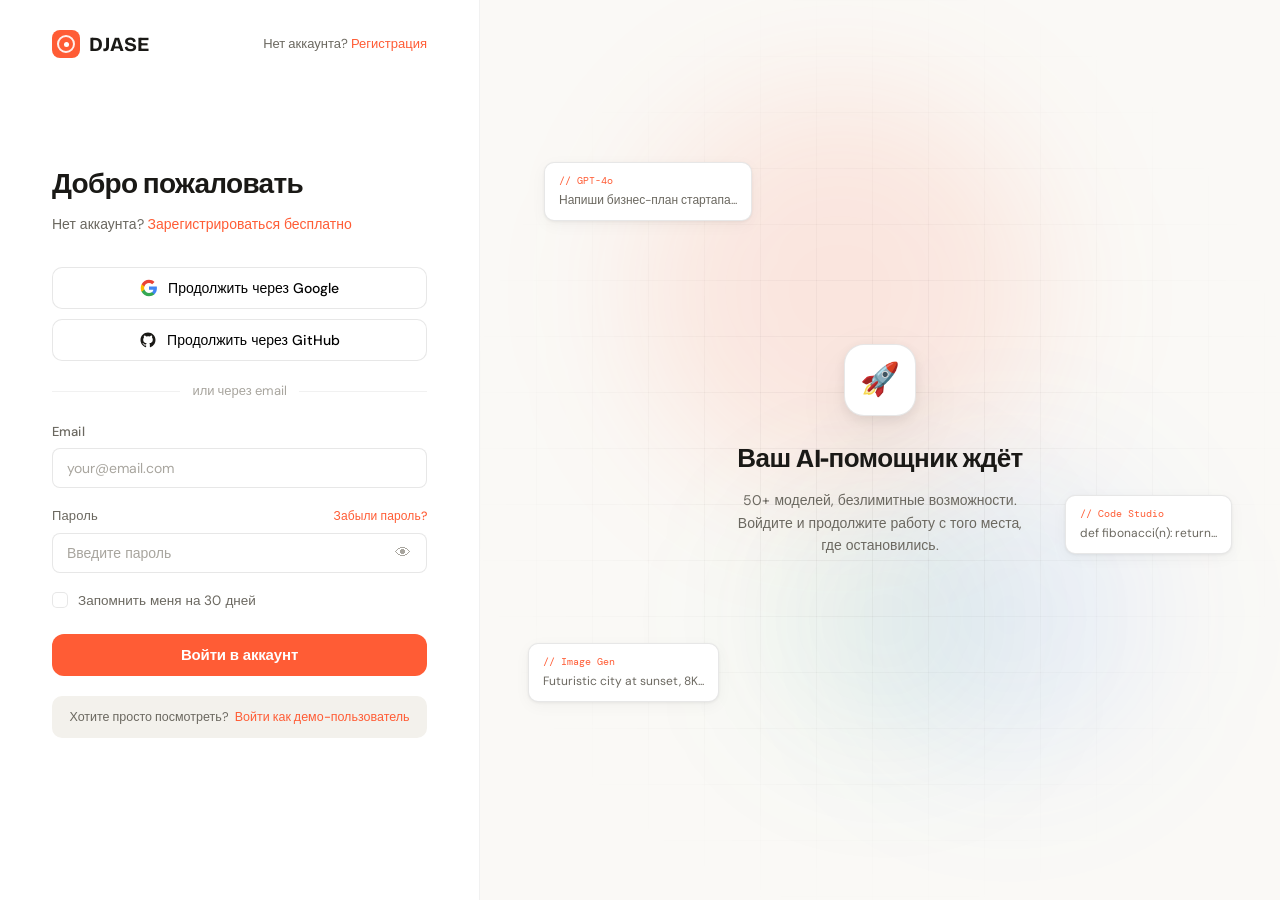
<file: login.html>
<!DOCTYPE html>
<html lang="ru">
<head>
<meta charset="UTF-8">
<meta name="viewport" content="width=device-width, initial-scale=1.0">
<title>Войти — DJASE</title>
<link rel="stylesheet" href="css/main.css">
<style>
.auth-layout {
  min-height: 100vh;
  display: grid;
  grid-template-columns: 480px 1fr;
}
.auth-panel {
  background: var(--surface);
  border-right: 1px solid var(--border2);
  padding: 0 52px;
  display: flex; flex-direction: column; justify-content: center;
  position: relative; min-height: 100vh;
}
.auth-panel-top {
  position: absolute; top: 28px; left: 52px; right: 52px;
  display: flex; align-items: center; justify-content: space-between;
}
.auth-visual {
  background: var(--bg);
  display: flex; align-items: center; justify-content: center;
  position: relative; overflow: hidden;
}
.auth-blobs { position: absolute; inset: 0; pointer-events: none; }
.av-blob {
  position: absolute; border-radius: 50%; filter: blur(70px);
}
.av-blob-1 { width: 400px; height: 400px; background: rgba(255,92,53,.12); top: 10%; left: 20%; }
.av-blob-2 { width: 300px; height: 300px; background: rgba(45,110,245,.08); bottom: 15%; right: 15%; }
.av-blob-3 { width: 250px; height: 250px; background: rgba(34,160,107,.07); top: 55%; left: 35%; }

.auth-grid-lines {
  position: absolute; inset: 0;
  background-image:
    linear-gradient(rgba(26,25,22,.04) 1px, transparent 1px),
    linear-gradient(90deg, rgba(26,25,22,.04) 1px, transparent 1px);
  background-size: 56px 56px;
  mask-image: radial-gradient(ellipse at 50% 50%, black 20%, transparent 75%);
}

.auth-visual-card {
  position: relative; z-index: 1;
  text-align: center; max-width: 380px; padding: 40px;
}
.auth-visual-icon {
  width: 72px; height: 72px; border-radius: 20px;
  background: var(--surface);
  border: 1.5px solid var(--border);
  box-shadow: var(--shadow-lg);
  display: flex; align-items: center; justify-content: center;
  margin: 0 auto 22px; font-size: 32px;
}
.auth-visual-card h2 {
  font-family: var(--font-disp);
  font-size: 26px; font-weight: 700; letter-spacing: -.5px; margin-bottom: 10px;
}
.auth-visual-card p { font-size: 14px; color: var(--text2); line-height: 1.6; }

.float-pills {
  position: absolute; inset: 0; pointer-events: none; z-index: 2;
}
.fp {
  position: absolute;
  background: var(--surface);
  border: 1px solid var(--border);
  border-radius: 10px; padding: 10px 14px;
  font-size: 12px; color: var(--text2);
  box-shadow: var(--shadow);
  animation: floatUp 5s ease-in-out infinite;
  white-space: nowrap;
}
.fp-label { font-family: var(--font-mono); font-size: 10px; color: var(--accent); margin-bottom: 2px; }
@keyframes floatUp {
  0%,100% { transform: translateY(0); }
  50% { transform: translateY(-10px); }
}

.auth-form-heading { font-family: var(--font-disp); font-size: 28px; font-weight: 700; letter-spacing: -.7px; margin-bottom: 6px; }
.auth-form-sub { font-size: 14px; color: var(--text2); margin-bottom: 32px; }
.auth-form-sub a { color: var(--accent); }
.auth-form-sub a:hover { text-decoration: underline; text-underline-offset: 2px; }

.forgot-link {
  float: right; font-size: 12px; color: var(--accent);
  cursor: pointer; margin-top: -1px; line-height: 1;
}
.forgot-link:hover { text-decoration: underline; text-underline-offset: 2px; }

.demo-hint {
  margin-top: 20px;
  background: var(--bg2); border-radius: 10px; padding: 12px 14px;
  font-size: 12.5px; color: var(--text2); text-align: center; line-height: 1.5;
}
.demo-hint a { color: var(--accent); cursor: pointer; font-weight: 500; }
.demo-hint a:hover { text-decoration: underline; }

@media (max-width: 860px) {
  .auth-layout { grid-template-columns: 1fr; }
  .auth-visual { display: none; }
  .auth-panel { padding: 80px 28px; min-height: unset; }
  .auth-panel-top { left: 28px; right: 28px; }
}
</style>
</head>
<body>

<div class="auth-layout">
  <!-- FORM PANEL -->
  <div class="auth-panel">
    <div class="auth-panel-top">
      <a href="index.html" class="logo">
        <div class="logo-icon" style="width:28px;height:28px;border-radius:8px"><div class="logo-icon-dot" style="width:5px;height:5px"></div></div>
        DJASE
      </a>
      <span style="font-size:13px;color:var(--text2)">Нет аккаунта? <a href="register.html" style="color:var(--accent);font-weight:500">Регистрация</a></span>
    </div>

    <div style="max-width:380px;width:100%">
      <div class="auth-form-heading">Добро пожаловать</div>
      <div class="auth-form-sub">Нет аккаунта? <a href="register.html">Зарегистрироваться бесплатно</a></div>

      <!-- OAuth -->
      <button class="oauth-btn" onclick="oauthLogin('Google')">
        <svg viewBox="0 0 24 24"><path fill="#4285F4" d="M22.56 12.25c0-.78-.07-1.53-.2-2.25H12v4.26h5.92c-.26 1.37-1.04 2.53-2.21 3.31v2.77h3.57c2.08-1.92 3.28-4.74 3.28-8.09z"/><path fill="#34A853" d="M12 23c2.97 0 5.46-.98 7.28-2.66l-3.57-2.77c-.98.66-2.23 1.06-3.71 1.06-2.86 0-5.29-1.93-6.16-4.53H2.18v2.84C3.99 20.53 7.7 23 12 23z"/><path fill="#FBBC05" d="M5.84 14.09c-.22-.66-.35-1.36-.35-2.09s.13-1.43.35-2.09V7.07H2.18C1.43 8.55 1 10.22 1 12s.43 3.45 1.18 4.93l2.85-2.22.81-.62z"/><path fill="#EA4335" d="M12 5.38c1.62 0 3.06.56 4.21 1.64l3.15-3.15C17.45 2.09 14.97 1 12 1 7.7 1 3.99 3.47 2.18 7.07l3.66 2.84c.87-2.6 3.3-4.53 6.16-4.53z"/></svg>
        Продолжить через Google
      </button>
      <button class="oauth-btn" onclick="oauthLogin('GitHub')">
        <svg viewBox="0 0 24 24" fill="currentColor" style="color:var(--text)"><path d="M12 2C6.477 2 2 6.484 2 12.017c0 4.425 2.865 8.18 6.839 9.504.5.092.682-.217.682-.483 0-.237-.008-.868-.013-1.703-2.782.605-3.369-1.343-3.369-1.343-.454-1.158-1.11-1.466-1.11-1.466-.908-.62.069-.608.069-.608 1.003.07 1.531 1.032 1.531 1.032.892 1.53 2.341 1.088 2.91.832.092-.647.35-1.088.636-1.338-2.22-.253-4.555-1.113-4.555-4.951 0-1.093.39-1.988 1.029-2.688-.103-.253-.446-1.272.098-2.65 0 0 .84-.27 2.75 1.026A9.564 9.564 0 0112 6.844c.85.004 1.705.115 2.504.337 1.909-1.296 2.747-1.027 2.747-1.027.546 1.379.202 2.398.1 2.651.64.7 1.028 1.595 1.028 2.688 0 3.848-2.339 4.695-4.566 4.943.359.309.678.92.678 1.855 0 1.338-.012 2.419-.012 2.747 0 .268.18.58.688.482A10.019 10.019 0 0022 12.017C22 6.484 17.522 2 12 2z"/></svg>
        Продолжить через GitHub
      </button>

      <div class="divider-or">или через email</div>

      <div class="form-group">
        <label class="label">Email</label>
        <input type="email" class="input" id="email" placeholder="your@email.com" autocomplete="email">
        <div class="form-error" id="email-err">Введите корректный email</div>
      </div>

      <div class="form-group">
        <label class="label" style="display:flex;align-items:center;justify-content:space-between">
          Пароль
          <span class="forgot-link" onclick="forgotPassword()">Забыли пароль?</span>
        </label>
        <div class="pw-wrap">
          <input type="password" class="input" id="password" placeholder="Введите пароль" autocomplete="current-password">
          <button class="pw-toggle" type="button" onclick="togglePw('password',this)">👁</button>
        </div>
        <div class="form-error" id="pw-err">Неверный пароль</div>
      </div>

      <div class="form-group" style="margin-bottom:22px">
        <label class="check-label">
          <input type="checkbox" id="remember">
          <span>Запомнить меня на 30 дней</span>
        </label>
      </div>

      <button class="btn btn-primary btn-full btn-lg" id="login-btn" onclick="doLogin()">
        Войти в аккаунт
      </button>

      <div class="demo-hint">
        Хотите просто посмотреть?&nbsp;
        <a onclick="demoLogin()">Войти как демо-пользователь</a>
      </div>
    </div>
  </div>

  <!-- VISUAL PANEL -->
  <div class="auth-visual">
    <div class="auth-blobs">
      <div class="av-blob av-blob-1"></div>
      <div class="av-blob av-blob-2"></div>
      <div class="av-blob av-blob-3"></div>
    </div>
    <div class="auth-grid-lines"></div>
    <div class="float-pills">
      <div class="fp" style="top:18%;left:8%;animation-delay:0s">
        <div class="fp-label">// GPT-4o</div>
        Напиши бизнес-план стартапа...
      </div>
      <div class="fp" style="top:55%;right:6%;animation-delay:1.8s">
        <div class="fp-label">// Code Studio</div>
        def fibonacci(n): return...
      </div>
      <div class="fp" style="bottom:22%;left:6%;animation-delay:3.2s">
        <div class="fp-label">// Image Gen</div>
        Futuristic city at sunset, 8K...
      </div>
    </div>
    <div class="auth-visual-card">
      <div class="auth-visual-icon">🚀</div>
      <h2>Ваш AI-помощник ждёт</h2>
      <p>50+ моделей, безлимитные возможности. Войдите и продолжите работу с того места, где остановились.</p>
    </div>
  </div>
</div>

<div id="toast-root"></div>
<script src="js/main.js"></script>
<script>
function doLogin() {
  const email = document.getElementById('email').value.trim();
  const pw = document.getElementById('password').value;
  let valid = true;

  document.getElementById('email-err').classList.remove('show');
  document.getElementById('pw-err').classList.remove('show');
  document.getElementById('email').classList.remove('err');
  document.getElementById('password').classList.remove('err');

  if (!email || !email.includes('@')) {
    document.getElementById('email').classList.add('err');
    document.getElementById('email-err').classList.add('show');
    valid = false;
  }
  if (!pw || pw.length < 1) {
    document.getElementById('password').classList.add('err');
    document.getElementById('pw-err').classList.add('show');
    valid = false;
  }
  if (!valid) return;

  const btn = document.getElementById('login-btn');
  btn.textContent = 'Входим...';
  btn.disabled = true;

  setTimeout(() => {
    const name = email.split('@')[0];
    const capName = name.charAt(0).toUpperCase() + name.slice(1);
    setUser({ name: capName, email, plan: 'Free', initials: capName.substring(0,2).toUpperCase() });
    location.href = 'dashboard.html';
  }, 900);
}

function demoLogin() {
  setUser(DEMO_USER);
  toast('Демо-режим активирован', 'success');
  setTimeout(() => location.href = 'dashboard.html', 600);
}

function oauthLogin(provider) {
  const names = { Google: 'Google User', GitHub: 'GitHub User' };
  const emails = { Google: 'user@gmail.com', GitHub: 'user@github.com' };
  setUser({ name: names[provider], email: emails[provider], plan: 'Free', initials: provider.substring(0,2).toUpperCase() });
  toast(`Вход через ${provider}...`, 'info');
  setTimeout(() => location.href = 'dashboard.html', 800);
}

function forgotPassword() {
  const email = document.getElementById('email').value.trim();
  if (!email || !email.includes('@')) {
    toast('Введите ваш email в поле выше', '');
    return;
  }
  toast(`Письмо отправлено на ${email}`, 'success');
}

document.getElementById('password').addEventListener('keydown', e => {
  if (e.key === 'Enter') doLogin();
});
</script>
</body>
</html>
</file>
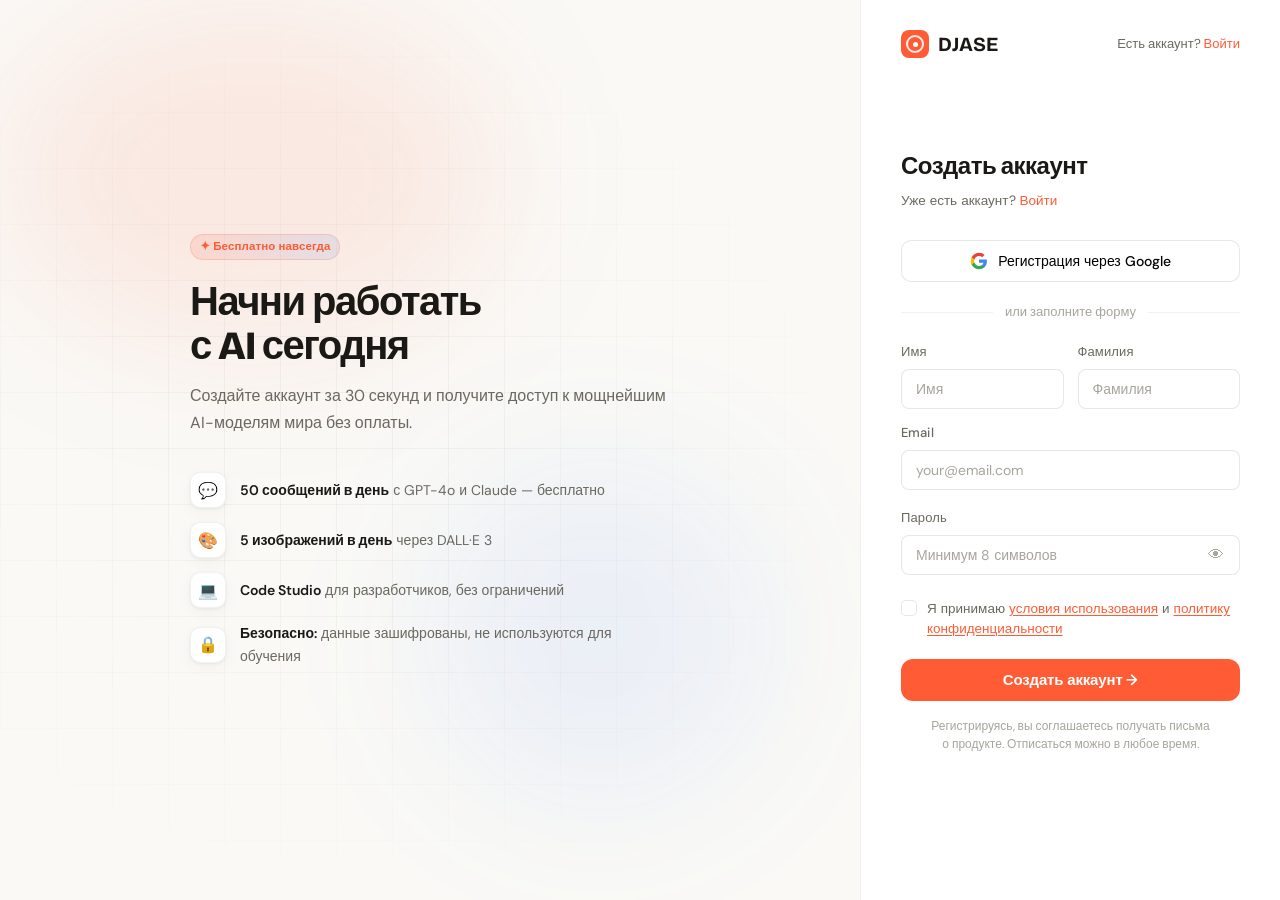
<file: register.html>
<!DOCTYPE html>
<html lang="ru">
<head>
<meta charset="UTF-8">
<meta name="viewport" content="width=device-width, initial-scale=1.0">
<title>Регистрация — DJASE</title>
<link rel="stylesheet" href="css/main.css">
<style>
.auth-layout {
  min-height: 100vh;
  display: grid;
  grid-template-columns: 1fr 420px;
}
.auth-visual {
  background: var(--bg);
  display: flex; align-items: center; justify-content: center;
  position: relative; overflow: hidden; padding: 60px;
}
.auth-blobs { position: absolute; inset: 0; pointer-events: none; }
.av-blob { position: absolute; border-radius: 50%; filter: blur(70px); }
.av-blob-1 { width: 500px; height: 350px; background: rgba(255,92,53,.1); top: 0; left: 0; }
.av-blob-2 { width: 350px; height: 350px; background: rgba(45,110,245,.07); bottom: 10%; right: 10%; }
.auth-grid-lines {
  position: absolute; inset: 0;
  background-image:
    linear-gradient(rgba(26,25,22,.04) 1px, transparent 1px),
    linear-gradient(90deg, rgba(26,25,22,.04) 1px, transparent 1px);
  background-size: 56px 56px;
  mask-image: radial-gradient(ellipse at 40% 50%, black 20%, transparent 72%);
}
.visual-content { position: relative; z-index: 1; max-width: 480px; }
.visual-content h2 {
  font-family: var(--font-disp);
  font-size: 40px; font-weight: 800; letter-spacing: -1.5px; margin-bottom: 14px; line-height: 1.1;
}
.visual-content p { font-size: 16px; color: var(--text2); line-height: 1.7; margin-bottom: 36px; }
.perks { display: flex; flex-direction: column; gap: 14px; }
.perk { display: flex; align-items: center; gap: 14px; }
.perk-icon {
  width: 36px; height: 36px; border-radius: 10px;
  background: var(--surface);
  border: 1px solid var(--border2);
  display: flex; align-items: center; justify-content: center;
  font-size: 16px; flex-shrink: 0;
  box-shadow: var(--shadow);
}
.perk-text { font-size: 14px; color: var(--text2); }
.perk-text strong { color: var(--text); font-weight: 600; }

.auth-panel {
  background: var(--surface);
  border-left: 1px solid var(--border2);
  padding: 0 40px;
  display: flex; flex-direction: column; justify-content: center;
  position: relative; min-height: 100vh;
}
.auth-panel-top {
  position: absolute; top: 28px; left: 40px; right: 40px;
  display: flex; align-items: center; justify-content: space-between;
}
.auth-form-heading { font-family: var(--font-disp); font-size: 24px; font-weight: 700; letter-spacing: -.5px; margin-bottom: 5px; }
.auth-form-sub { font-size: 13.5px; color: var(--text2); margin-bottom: 28px; }
.auth-form-sub a { color: var(--accent); }

.pw-strength { display: flex; gap: 4px; margin-top: 6px; }

@media (max-width: 860px) {
  .auth-layout { grid-template-columns: 1fr; }
  .auth-visual { display: none; }
  .auth-panel { padding: 80px 28px; min-height: unset; }
  .auth-panel-top { left: 28px; right: 28px; }
}
</style>
</head>
<body>

<div class="auth-layout">
  <!-- VISUAL -->
  <div class="auth-visual">
    <div class="auth-blobs">
      <div class="av-blob av-blob-1"></div>
      <div class="av-blob av-blob-2"></div>
    </div>
    <div class="auth-grid-lines"></div>
    <div class="visual-content">
      <div style="margin-bottom:20px"><span class="badge badge-new">✦ Бесплатно навсегда</span></div>
      <h2>Начни работать<br>с AI сегодня</h2>
      <p>Создайте аккаунт за 30 секунд и получите доступ к мощнейшим AI-моделям мира без оплаты.</p>
      <div class="perks">
        <div class="perk">
          <div class="perk-icon">💬</div>
          <div class="perk-text"><strong>50 сообщений в день</strong> с GPT-4o и Claude — бесплатно</div>
        </div>
        <div class="perk">
          <div class="perk-icon">🎨</div>
          <div class="perk-text"><strong>5 изображений в день</strong> через DALL·E 3</div>
        </div>
        <div class="perk">
          <div class="perk-icon">💻</div>
          <div class="perk-text"><strong>Code Studio</strong> для разработчиков, без ограничений</div>
        </div>
        <div class="perk">
          <div class="perk-icon">🔒</div>
          <div class="perk-text"><strong>Безопасно:</strong> данные зашифрованы, не используются для обучения</div>
        </div>
      </div>
    </div>
  </div>

  <!-- FORM -->
  <div class="auth-panel">
    <div class="auth-panel-top">
      <a href="index.html" class="logo">
        <div class="logo-icon" style="width:28px;height:28px;border-radius:8px"><div class="logo-icon-dot" style="width:5px;height:5px"></div></div>
        DJASE
      </a>
      <span style="font-size:13px;color:var(--text2)">Есть аккаунт? <a href="login.html" style="color:var(--accent);font-weight:500">Войти</a></span>
    </div>

    <div style="max-width:360px;width:100%">
      <div class="auth-form-heading">Создать аккаунт</div>
      <div class="auth-form-sub">Уже есть аккаунт? <a href="login.html">Войти</a></div>

      <button class="oauth-btn" onclick="oauthReg('Google')">
        <svg viewBox="0 0 24 24" width="18" height="18"><path fill="#4285F4" d="M22.56 12.25c0-.78-.07-1.53-.2-2.25H12v4.26h5.92c-.26 1.37-1.04 2.53-2.21 3.31v2.77h3.57c2.08-1.92 3.28-4.74 3.28-8.09z"/><path fill="#34A853" d="M12 23c2.97 0 5.46-.98 7.28-2.66l-3.57-2.77c-.98.66-2.23 1.06-3.71 1.06-2.86 0-5.29-1.93-6.16-4.53H2.18v2.84C3.99 20.53 7.7 23 12 23z"/><path fill="#FBBC05" d="M5.84 14.09c-.22-.66-.35-1.36-.35-2.09s.13-1.43.35-2.09V7.07H2.18C1.43 8.55 1 10.22 1 12s.43 3.45 1.18 4.93l2.85-2.22.81-.62z"/><path fill="#EA4335" d="M12 5.38c1.62 0 3.06.56 4.21 1.64l3.15-3.15C17.45 2.09 14.97 1 12 1 7.7 1 3.99 3.47 2.18 7.07l3.66 2.84c.87-2.6 3.3-4.53 6.16-4.53z"/></svg>
        Регистрация через Google
      </button>

      <div class="divider-or">или заполните форму</div>

      <div class="form-row">
        <div class="form-group" style="margin-bottom:0">
          <label class="label">Имя</label>
          <input type="text" class="input" id="fname" placeholder="Имя" autocomplete="given-name">
        </div>
        <div class="form-group" style="margin-bottom:0">
          <label class="label">Фамилия</label>
          <input type="text" class="input" id="lname" placeholder="Фамилия" autocomplete="family-name">
        </div>
      </div>
      <div style="height:14px"></div>

      <div class="form-group">
        <label class="label">Email</label>
        <input type="email" class="input" id="email" placeholder="your@email.com" autocomplete="email">
        <div class="form-error" id="email-err">Введите корректный email</div>
      </div>

      <div class="form-group">
        <label class="label">Пароль</label>
        <div class="pw-wrap">
          <input type="password" class="input" id="password" placeholder="Минимум 8 символов" autocomplete="new-password" oninput="pwStrength(this.value,'pw-bar')">
          <button class="pw-toggle" type="button" onclick="togglePw('password',this)">👁</button>
        </div>
        <div class="pw-strength" id="pw-bar"></div>
        <div class="form-error" id="pw-err">Пароль должен содержать минимум 8 символов</div>
      </div>

      <div class="form-group" style="margin-bottom:20px">
        <label class="check-label">
          <input type="checkbox" id="agree">
          <span>Я принимаю <a href="#">условия использования</a> и <a href="#">политику конфиденциальности</a></span>
        </label>
        <div class="form-error" id="agree-err">Необходимо принять условия</div>
      </div>

      <button class="btn btn-primary btn-full btn-lg" id="reg-btn" onclick="doRegister()">
        Создать аккаунт →
      </button>

      <div style="margin-top:16px;font-size:12px;color:var(--text3);text-align:center;line-height:1.5">
        Регистрируясь, вы соглашаетесь получать письма<br>о продукте. Отписаться можно в любое время.
      </div>
    </div>
  </div>
</div>

<div id="toast-root"></div>
<script src="js/main.js"></script>
<script>
function doRegister() {
  const fname = document.getElementById('fname').value.trim();
  const email = document.getElementById('email').value.trim();
  const pw    = document.getElementById('password').value;
  const agree = document.getElementById('agree').checked;
  let valid = true;

  ['email-err','pw-err','agree-err'].forEach(id => document.getElementById(id).classList.remove('show'));
  ['email','password'].forEach(id => document.getElementById(id).classList.remove('err'));

  if (!email || !email.includes('@')) {
    document.getElementById('email').classList.add('err');
    document.getElementById('email-err').classList.add('show');
    valid = false;
  }
  if (!pw || pw.length < 8) {
    document.getElementById('password').classList.add('err');
    document.getElementById('pw-err').classList.add('show');
    valid = false;
  }
  if (!agree) {
    document.getElementById('agree-err').classList.add('show');
    valid = false;
  }
  if (!valid) return;

  const btn = document.getElementById('reg-btn');
  btn.textContent = 'Создаём аккаунт...';
  btn.disabled = true;

  const fullName = [fname, document.getElementById('lname').value.trim()].filter(Boolean).join(' ') || email.split('@')[0];
  const initials = fullName.split(' ').map(w=>w[0]).join('').substring(0,2).toUpperCase();

  setTimeout(() => {
    setUser({ name: fullName, email, plan: 'Free', initials });
    toast('Аккаунт создан! Добро пожаловать в DJASE 🎉', 'success');
    setTimeout(() => location.href = 'dashboard.html', 700);
  }, 1000);
}

function oauthReg(provider) {
  setUser({ name: `${provider} User`, email: `user@${provider.toLowerCase()}.com`, plan: 'Free', initials: provider.substring(0,2).toUpperCase() });
  toast(`Регистрация через ${provider}...`, 'info');
  setTimeout(() => location.href = 'dashboard.html', 800);
}
</script>
</body>
</html>
</file>
<file: css/main.css>
@import url('https://fonts.googleapis.com/css2?family=Bricolage+Grotesque:opsz,wght@12..96,300;12..96,400;12..96,500;12..96,600;12..96,700;12..96,800&family=DM+Sans:ital,opsz,wght@0,9..40,300;0,9..40,400;0,9..40,500;0,9..40,600;1,9..40,400&family=DM+Mono:wght@300;400;500&display=swap');

/* ══════════════════════════════════════
   TOKENS
══════════════════════════════════════ */
:root {
  --bg:        #faf9f6;
  --bg2:       #f3f1ec;
  --bg3:       #eceae3;
  --bg4:       #e4e2d9;
  --surface:   #ffffff;
  --surface2:  #fdfcfa;
  --accent:    #ff5c35;
  --accent2:   #ff8c5a;
  --accent3:   #2d6ef5;
  --green:     #22a06b;
  --amber:     #e68b00;
  --text:      #1a1916;
  --text2:     #6b6860;
  --text3:     #a8a59e;
  --border:    rgba(26,25,22,.1);
  --border2:   rgba(26,25,22,.06);
  --shadow:    0 1px 3px rgba(0,0,0,.06), 0 4px 16px rgba(0,0,0,.04);
  --shadow-lg: 0 4px 12px rgba(0,0,0,.08), 0 20px 60px rgba(0,0,0,.06);
  --r:         14px;
  --r2:        10px;
  --r3:        8px;
  --font:      'DM Sans', sans-serif;
  --font-mono: 'DM Mono', monospace;
  --font-disp: 'Bricolage Grotesque', sans-serif;
}

/* ── RESET ── */
*, *::before, *::after { box-sizing: border-box; margin: 0; padding: 0; }

html { scroll-behavior: smooth; }

body {
  font-family: var(--font);
  background: var(--bg);
  color: var(--text);
  font-size: 15px;
  line-height: 1.6;
  min-height: 100vh;
  -webkit-font-smoothing: antialiased;
}

::-webkit-scrollbar { width: 5px; height: 5px; }
::-webkit-scrollbar-track { background: var(--bg2); }
::-webkit-scrollbar-thumb { background: var(--bg4); border-radius: 3px; }
::-webkit-scrollbar-thumb:hover { background: var(--text3); }

a { color: inherit; text-decoration: none; }
img { max-width: 100%; display: block; }
button, input, select, textarea { font-family: inherit; }

/* ══════════════════════════════════════
   NAV
══════════════════════════════════════ */
.nav {
  position: sticky; top: 0; z-index: 200;
  background: rgba(250,249,246,.88);
  backdrop-filter: blur(20px) saturate(1.6);
  border-bottom: 1px solid var(--border2);
  height: 62px;
  display: flex; align-items: center;
}

.nav-inner {
  width: 100%; max-width: 1180px;
  margin: 0 auto;
  padding: 0 32px;
  display: flex; align-items: center; gap: 8px;
}

.logo {
  display: flex; align-items: center; gap: 9px;
  font-family: var(--font-disp);
  font-size: 20px;
  font-weight: 700;
  color: var(--text);
  text-decoration: none;
  margin-right: 12px;
  flex-shrink: 0;
}

.logo-icon {
  width: 32px; height: 32px;
  background: var(--accent);
  border-radius: 9px;
  display: flex; align-items: center; justify-content: center;
  position: relative;
  overflow: hidden;
}
.logo-icon::after {
  content: '';
  position: absolute;
  width: 18px; height: 18px;
  border-radius: 50%;
  border: 2.5px solid rgba(255,255,255,.9);
  top: 50%; left: 50%;
  transform: translate(-50%,-50%);
}
.logo-icon-dot {
  width: 6px; height: 6px;
  background: white;
  border-radius: 50%;
  position: relative; z-index: 1;
}

.nav-links {
  display: flex; align-items: center; gap: 2px;
  list-style: none;
  flex: 1;
}
.nav-links a {
  padding: 7px 14px;
  border-radius: 8px;
  font-size: 14px;
  font-weight: 500;
  color: var(--text2);
  transition: all .18s;
  white-space: nowrap;
}
.nav-links a:hover { color: var(--text); background: var(--bg2); }
.nav-links a.active { color: var(--text); }

.nav-right { display: flex; align-items: center; gap: 8px; }

/* ══════════════════════════════════════
   BUTTONS
══════════════════════════════════════ */
.btn {
  display: inline-flex; align-items: center; gap: 6px;
  padding: 9px 20px;
  border-radius: 10px;
  font-size: 14px; font-weight: 600;
  cursor: pointer; border: none;
  transition: all .18s;
  white-space: nowrap;
  text-decoration: none;
  line-height: 1.2;
  letter-spacing: -.01em;
}
.btn-sm  { padding: 7px 14px; font-size: 13px; border-radius: 8px; }
.btn-lg  { padding: 12px 26px; font-size: 15px; border-radius: 12px; }
.btn-xl  { padding: 15px 32px; font-size: 16px; border-radius: 14px; font-weight: 700; }
.btn-full { width: 100%; justify-content: center; }

.btn-primary {
  background: var(--accent);
  color: white;
}
.btn-primary:hover {
  background: #e84c28;
  transform: translateY(-1px);
  box-shadow: 0 4px 20px rgba(255,92,53,.35);
}

.btn-dark {
  background: var(--text);
  color: white;
}
.btn-dark:hover { background: #2d2c29; transform: translateY(-1px); }

.btn-ghost {
  background: transparent;
  color: var(--text2);
  border: 1px solid var(--border);
}
.btn-ghost:hover { background: var(--bg2); color: var(--text); border-color: var(--border); }

.btn-surface {
  background: var(--surface);
  color: var(--text);
  border: 1px solid var(--border);
  box-shadow: var(--shadow);
}
.btn-surface:hover { background: var(--bg2); transform: translateY(-1px); box-shadow: var(--shadow-lg); }

.btn-danger {
  background: rgba(220,38,38,.06);
  color: #dc2626;
  border: 1px solid rgba(220,38,38,.15);
}
.btn-danger:hover { background: rgba(220,38,38,.1); }

.btn:disabled { opacity: .45; pointer-events: none; }

/* ══════════════════════════════════════
   FORMS
══════════════════════════════════════ */
.form-group { margin-bottom: 18px; }
.form-row   { display: grid; grid-template-columns: 1fr 1fr; gap: 14px; }

.label {
  display: block;
  font-size: 13px; font-weight: 500;
  color: var(--text2);
  margin-bottom: 6px;
  letter-spacing: .01em;
}

.input, .select-field, .textarea-field {
  width: 100%;
  background: var(--surface);
  border: 1.5px solid var(--border);
  border-radius: var(--r3);
  padding: 10px 14px;
  font-size: 14px;
  color: var(--text);
  outline: none;
  transition: border-color .18s, box-shadow .18s;
  appearance: none;
}
.input:focus, .select-field:focus, .textarea-field:focus {
  border-color: var(--accent);
  box-shadow: 0 0 0 3px rgba(255,92,53,.1);
}
.input::placeholder, .textarea-field::placeholder { color: var(--text3); }
.input.err { border-color: #dc2626; }

.textarea-field { resize: vertical; min-height: 100px; line-height: 1.6; }

.form-hint  { font-size: 12px; color: var(--text3); margin-top: 4px; }
.form-error { font-size: 12px; color: #dc2626; margin-top: 4px; display: none; }
.form-error.show { display: block; }

.pw-wrap { position: relative; }
.pw-toggle {
  position: absolute; right: 12px; top: 50%; transform: translateY(-50%);
  background: none; border: none; cursor: pointer;
  color: var(--text3); font-size: 16px; line-height: 1;
  transition: color .15s; padding: 4px;
}
.pw-toggle:hover { color: var(--text2); }

.check-label {
  display: flex; align-items: flex-start; gap: 10px;
  cursor: pointer;
  font-size: 13.5px; color: var(--text2);
  line-height: 1.5;
}
.check-label input[type=checkbox] {
  width: 16px; height: 16px;
  border-radius: 5px;
  border: 1.5px solid var(--border);
  background: var(--surface);
  appearance: none; flex-shrink: 0;
  cursor: pointer; margin-top: 1px;
  transition: all .15s; position: relative;
}
.check-label input[type=checkbox]:checked {
  background: var(--accent); border-color: var(--accent);
}
.check-label input[type=checkbox]:checked::after {
  content: '';
  position: absolute; left: 3px; top: 1px;
  width: 8px; height: 5px;
  border-left: 2px solid white;
  border-bottom: 2px solid white;
  transform: rotate(-45deg);
}
.check-label a { color: var(--accent); text-decoration: underline; text-underline-offset: 2px; }

.divider-or {
  display: flex; align-items: center; gap: 12px;
  margin: 20px 0;
  color: var(--text3); font-size: 13px;
}
.divider-or::before, .divider-or::after {
  content: ''; flex: 1; height: 1px; background: var(--border2);
}

/* ══════════════════════════════════════
   CARDS
══════════════════════════════════════ */
.card {
  background: var(--surface);
  border: 1px solid var(--border2);
  border-radius: var(--r);
  box-shadow: var(--shadow);
}

.card-header {
  padding: 18px 22px;
  border-bottom: 1px solid var(--border2);
  display: flex; align-items: center; justify-content: space-between;
}
.card-header-title {
  font-family: var(--font-disp);
  font-size: 15px; font-weight: 700;
  letter-spacing: -.2px;
}
.card-body { padding: 22px; }

/* ══════════════════════════════════════
   BADGES / TAGS
══════════════════════════════════════ */
.badge {
  display: inline-flex; align-items: center; gap: 4px;
  padding: 3px 9px;
  border-radius: 20px;
  font-size: 11.5px; font-weight: 600;
  letter-spacing: .01em;
}
.badge-orange  { background: rgba(255,92,53,.1);  color: var(--accent); }
.badge-blue    { background: rgba(45,110,245,.1);  color: var(--accent3); }
.badge-green   { background: rgba(34,160,107,.1);  color: var(--green); }
.badge-amber   { background: rgba(230,139,0,.1);   color: var(--amber); }
.badge-neutral { background: var(--bg3);           color: var(--text2); }
.badge-new {
  background: linear-gradient(90deg, rgba(255,92,53,.12), rgba(45,110,245,.1));
  color: var(--accent);
  border: 1px solid rgba(255,92,53,.2);
}

/* ══════════════════════════════════════
   TOGGLE SWITCH
══════════════════════════════════════ */
.toggle {
  width: 42px; height: 24px;
  border-radius: 12px;
  background: var(--bg3);
  border: 1.5px solid var(--border);
  cursor: pointer;
  position: relative;
  transition: all .22s; flex-shrink: 0;
}
.toggle.on { background: var(--accent); border-color: var(--accent); }
.toggle::after {
  content: '';
  position: absolute;
  width: 17px; height: 17px;
  border-radius: 50%;
  background: white;
  top: 1.5px; left: 1.5px;
  box-shadow: 0 1px 4px rgba(0,0,0,.2);
  transition: left .22s;
}
.toggle.on::after { left: 20px; }

/* ══════════════════════════════════════
   SETTINGS ROW
══════════════════════════════════════ */
.settings-row {
  display: flex; align-items: center; justify-content: space-between;
  padding: 15px 0;
  border-bottom: 1px solid var(--border2);
}
.settings-row:last-child { border-bottom: none; padding-bottom: 0; }
.settings-row:first-child { padding-top: 0; }
.settings-row-lbl { font-size: 14px; font-weight: 500; margin-bottom: 2px; }
.settings-row-hint { font-size: 12px; color: var(--text3); }

/* ══════════════════════════════════════
   TOAST
══════════════════════════════════════ */
#toast-root {
  position: fixed; bottom: 28px; right: 28px;
  display: flex; flex-direction: column; gap: 8px; z-index: 9999;
}
.toast {
  display: flex; align-items: center; gap: 10px;
  background: var(--text);
  color: white;
  padding: 12px 18px;
  border-radius: 12px;
  font-size: 13.5px; font-weight: 500;
  box-shadow: 0 8px 32px rgba(0,0,0,.18);
  animation: toastIn .22s cubic-bezier(.34,1.56,.64,1);
  max-width: 340px; line-height: 1.4;
}
.toast.success { background: #166534; }
.toast.error   { background: #991b1b; }
.toast.info    { background: #1d4ed8; }
@keyframes toastIn {
  from { transform: translateX(16px); opacity: 0; }
  to   { transform: none; opacity: 1; }
}

/* ══════════════════════════════════════
   MODAL
══════════════════════════════════════ */
.modal-bg {
  display: none; position: fixed; inset: 0;
  background: rgba(0,0,0,.35);
  backdrop-filter: blur(6px);
  z-index: 400;
  align-items: center; justify-content: center;
  padding: 20px;
}
.modal-bg.open { display: flex; }
.modal {
  background: var(--surface);
  border-radius: 18px;
  padding: 32px;
  width: 100%; max-width: 460px;
  position: relative;
  box-shadow: 0 24px 80px rgba(0,0,0,.14);
  animation: modalIn .22s cubic-bezier(.34,1.56,.64,1);
}
.modal-lg { max-width: 580px; }
@keyframes modalIn {
  from { transform: translateY(16px) scale(.97); opacity: 0; }
  to   { transform: none; opacity: 1; }
}
.modal-close {
  position: absolute; top: 18px; right: 18px;
  width: 28px; height: 28px;
  border-radius: 7px;
  background: var(--bg2); border: none; cursor: pointer;
  color: var(--text2); font-size: 16px; line-height: 1;
  display: flex; align-items: center; justify-content: center;
  transition: all .15s;
}
.modal-close:hover { background: var(--bg3); color: var(--text); }
.modal-title {
  font-family: var(--font-disp);
  font-size: 22px; font-weight: 700;
  letter-spacing: -.5px; margin-bottom: 6px;
}
.modal-sub { font-size: 14px; color: var(--text2); margin-bottom: 24px; line-height: 1.5; }

/* ══════════════════════════════════════
   DROPDOWN
══════════════════════════════════════ */
.dd-wrap { position: relative; display: inline-block; }
.dd-menu {
  display: none; position: absolute;
  top: calc(100% + 6px); right: 0;
  min-width: 180px;
  background: var(--surface);
  border: 1px solid var(--border);
  border-radius: 12px;
  padding: 6px;
  box-shadow: var(--shadow-lg);
  z-index: 300;
  animation: dropIn .15s ease;
}
@keyframes dropIn {
  from { transform: translateY(-5px); opacity: 0; }
  to   { transform: none; opacity: 1; }
}
.dd-wrap.open .dd-menu { display: block; }
.dd-item {
  display: flex; align-items: center; gap: 9px;
  padding: 9px 12px; border-radius: 8px;
  font-size: 13.5px; color: var(--text2);
  cursor: pointer; transition: all .12s;
}
.dd-item:hover { background: var(--bg2); color: var(--text); }
.dd-item.danger { color: #dc2626; }
.dd-item.danger:hover { background: rgba(220,38,38,.06); }
.dd-sep { height: 1px; background: var(--border2); margin: 4px 0; }

/* ══════════════════════════════════════
   USAGE BAR
══════════════════════════════════════ */
.usage-wrap { margin-bottom: 12px; }
.usage-labels {
  display: flex; justify-content: space-between;
  font-size: 12px; color: var(--text2);
  margin-bottom: 5px; font-family: var(--font-mono);
}
.usage-track {
  height: 6px; background: var(--bg3);
  border-radius: 3px; overflow: hidden;
}
.usage-fill {
  height: 100%; border-radius: 3px;
  background: linear-gradient(90deg, var(--accent), var(--accent2));
  transition: width .6s ease;
}
.usage-fill.green { background: linear-gradient(90deg, #22a06b, #4ade80); }
.usage-fill.amber { background: linear-gradient(90deg, #e68b00, #f59e0b); }

/* ══════════════════════════════════════
   OAUTH BUTTON
══════════════════════════════════════ */
.oauth-btn {
  width: 100%;
  display: flex; align-items: center; justify-content: center; gap: 10px;
  padding: 11px 16px;
  background: var(--surface);
  border: 1.5px solid var(--border);
  border-radius: 10px;
  font-size: 14px; font-weight: 500;
  cursor: pointer; transition: all .18s;
  margin-bottom: 10px;
}
.oauth-btn:hover { background: var(--bg2); border-color: rgba(26,25,22,.15); }
.oauth-btn svg { width: 18px; height: 18px; flex-shrink: 0; }

/* ══════════════════════════════════════
   TABS
══════════════════════════════════════ */
.tab-bar {
  display: flex; gap: 2px;
  border-bottom: 1.5px solid var(--border2);
}
.tab {
  padding: 11px 18px;
  font-size: 14px; font-weight: 500;
  color: var(--text2); cursor: pointer;
  border-bottom: 2px solid transparent;
  margin-bottom: -1.5px;
  transition: all .18s;
}
.tab:hover { color: var(--text); }
.tab.active { color: var(--accent); border-bottom-color: var(--accent); }

/* ══════════════════════════════════════
   DASHBOARD LAYOUT
══════════════════════════════════════ */
.app-layout {
  display: flex; height: 100vh; overflow: hidden;
}

.sidebar {
  width: 252px; flex-shrink: 0;
  background: var(--surface);
  border-right: 1px solid var(--border2);
  display: flex; flex-direction: column;
  overflow: hidden;
}

.sidebar-head {
  height: 62px;
  display: flex; align-items: center; justify-content: space-between;
  padding: 0 18px;
  border-bottom: 1px solid var(--border2);
  flex-shrink: 0;
}

.new-chat-btn {
  width: 30px; height: 30px;
  border-radius: 8px;
  background: var(--accent);
  border: none; cursor: pointer;
  color: white; font-size: 18px; line-height: 1;
  display: flex; align-items: center; justify-content: center;
  transition: all .18s;
}
.new-chat-btn:hover { background: #e84c28; transform: scale(1.05); }

.sidebar-scroll { flex: 1; overflow-y: auto; padding: 10px 10px 0; }
.sidebar-scroll::-webkit-scrollbar { width: 3px; }
.sidebar-scroll::-webkit-scrollbar-thumb { background: var(--bg4); border-radius: 2px; }

.sidebar-section-lbl {
  font-size: 11px; font-weight: 600;
  letter-spacing: .08em; text-transform: uppercase;
  color: var(--text3);
  padding: 12px 8px 6px;
}

.nav-link {
  display: flex; align-items: center; gap: 9px;
  padding: 9px 10px; border-radius: 9px;
  font-size: 13.5px; font-weight: 500;
  color: var(--text2); cursor: pointer;
  transition: all .15s; text-decoration: none;
  position: relative;
}
.nav-link:hover { background: var(--bg2); color: var(--text); }
.nav-link.active {
  background: rgba(255,92,53,.08);
  color: var(--accent);
}
.nav-link-icon { width: 18px; text-align: center; font-style: normal; font-size: 15px; }
.nav-link-tag {
  margin-left: auto;
  background: var(--accent);
  color: white; font-size: 10px; font-weight: 700;
  padding: 1px 6px; border-radius: 20px;
  font-family: var(--font-mono);
}

.history-item {
  display: flex; align-items: center; gap: 8px;
  padding: 7px 10px; border-radius: 8px;
  font-size: 12.5px; color: var(--text2);
  cursor: pointer; transition: all .12s;
}
.history-item:hover { background: var(--bg2); color: var(--text); }
.history-item span { overflow: hidden; text-overflow: ellipsis; white-space: nowrap; flex: 1; }

.sidebar-foot {
  padding: 12px;
  border-top: 1px solid var(--border2);
  flex-shrink: 0;
}

.user-row {
  display: flex; align-items: center; gap: 10px;
  padding: 8px 10px; border-radius: 10px;
  cursor: pointer; transition: background .15s;
}
.user-row:hover { background: var(--bg2); }
.user-av {
  width: 32px; height: 32px; border-radius: 9px;
  background: linear-gradient(135deg, var(--accent), var(--accent2));
  display: flex; align-items: center; justify-content: center;
  font-size: 12px; font-weight: 700; color: white;
  font-family: var(--font-disp); flex-shrink: 0;
}
.user-info { flex: 1; min-width: 0; }
.user-name-txt { font-size: 13px; font-weight: 600; white-space: nowrap; overflow: hidden; text-overflow: ellipsis; }
.user-plan-txt { font-size: 11px; color: var(--text3); font-family: var(--font-mono); }

/* ── MAIN PANEL ── */
.main-panel { flex: 1; display: flex; flex-direction: column; overflow: hidden; background: var(--bg); }

.topbar {
  height: 62px; flex-shrink: 0;
  background: var(--surface);
  border-bottom: 1px solid var(--border2);
  display: flex; align-items: center; justify-content: space-between;
  padding: 0 24px;
}
.topbar-l { display: flex; align-items: center; gap: 14px; }
.topbar-title {
  font-family: var(--font-disp);
  font-size: 17px; font-weight: 700; letter-spacing: -.3px;
}

.model-pill {
  display: flex; align-items: center; gap: 7px;
  background: var(--bg2);
  border: 1px solid var(--border);
  border-radius: 8px; padding: 6px 12px;
  font-size: 13px; font-weight: 500;
  cursor: pointer; transition: all .18s;
}
.model-pill:hover { background: var(--bg3); border-color: rgba(26,25,22,.15); }
.model-dot {
  width: 7px; height: 7px; border-radius: 50%;
  background: var(--green);
  box-shadow: 0 0 0 2px rgba(34,160,107,.2);
  animation: blink 2.5s ease-in-out infinite;
}
@keyframes blink { 0%,100%{opacity:1} 50%{opacity:.4} }

.topbar-r { display: flex; align-items: center; gap: 8px; }

/* ── CONTENT PAGES ── */
.page { display: none; flex: 1; overflow-y: auto; flex-direction: column; }
.page.active { display: flex; }
.page::-webkit-scrollbar { width: 4px; }
.page::-webkit-scrollbar-thumb { background: var(--bg4); border-radius: 2px; }

.page-inner { padding: 28px; max-width: 960px; }
.page-title {
  font-family: var(--font-disp);
  font-size: 24px; font-weight: 700;
  letter-spacing: -.5px; margin-bottom: 5px;
}
.page-sub { font-size: 14px; color: var(--text2); margin-bottom: 28px; }

/* ══════════════════════════════════════
   CHAT
══════════════════════════════════════ */
.chat-page { position: relative; background: var(--bg); }

.chat-messages {
  flex: 1; overflow-y: auto;
  padding: 24px 0 12px;
}
.chat-messages::-webkit-scrollbar { width: 4px; }
.chat-messages::-webkit-scrollbar-thumb { background: var(--bg4); border-radius: 2px; }

.chat-welcome {
  max-width: 600px; margin: 0 auto;
  padding: 48px 28px 24px;
  text-align: center;
}
.chat-welcome-logo {
  width: 64px; height: 64px;
  background: var(--accent);
  border-radius: 18px;
  display: flex; align-items: center; justify-content: center;
  margin: 0 auto 20px;
  position: relative; overflow: hidden;
}
.chat-welcome-logo::after {
  content: '';
  position: absolute;
  width: 32px; height: 32px;
  border-radius: 50%;
  border: 3px solid rgba(255,255,255,.8);
  top: 50%; left: 50%;
  transform: translate(-50%,-50%);
}
.chat-welcome-logo-dot {
  width: 10px; height: 10px;
  background: white; border-radius: 50%; position: relative; z-index: 1;
}
.chat-welcome h2 {
  font-family: var(--font-disp);
  font-size: 26px; font-weight: 700;
  letter-spacing: -.5px; margin-bottom: 8px;
}
.chat-welcome p { font-size: 14px; color: var(--text2); line-height: 1.6; }

.suggestions {
  display: grid; grid-template-columns: 1fr 1fr;
  gap: 10px;
  max-width: 600px; margin: 24px auto;
  padding: 0 28px;
}
.sugg {
  background: var(--surface);
  border: 1.5px solid var(--border2);
  border-radius: 12px; padding: 14px 16px;
  cursor: pointer; transition: all .18s; text-align: left;
}
.sugg:hover { border-color: rgba(255,92,53,.3); background: rgba(255,92,53,.02); transform: translateY(-1px); box-shadow: var(--shadow); }
.sugg-icon { font-size: 18px; margin-bottom: 7px; }
.sugg-txt { font-size: 13px; color: var(--text2); line-height: 1.5; }

.msg-wrap { max-width: 780px; margin: 0 auto; padding: 5px 28px; }

.message { display: flex; gap: 12px; margin-bottom: 4px; }
.message.user { flex-direction: row-reverse; }

.msg-av {
  width: 28px; height: 28px; border-radius: 7px;
  flex-shrink: 0; display: flex; align-items: center; justify-content: center;
  font-size: 12px; font-weight: 700; margin-top: 3px;
}
.msg-av.ai {
  background: var(--accent);
  color: white; position: relative; overflow: hidden;
}
.msg-av.ai::after {
  content: '';
  position: absolute;
  width: 14px; height: 14px; border-radius: 50%;
  border: 2px solid rgba(255,255,255,.8);
  top: 50%; left: 50%; transform: translate(-50%,-50%);
}
.msg-av-dot { width: 5px; height: 5px; background: white; border-radius: 50%; position: relative; z-index: 1; }
.msg-av.usr {
  background: linear-gradient(135deg, var(--accent3), #6d28d9);
  color: white;
}

.msg-body { max-width: 72%; }
.msg-bubble {
  padding: 11px 15px;
  border-radius: 14px;
  font-size: 14px; line-height: 1.7;
}
.message.ai .msg-bubble {
  background: var(--surface);
  border: 1px solid var(--border2);
  border-radius: 4px 14px 14px 14px;
  box-shadow: var(--shadow);
}
.message.user .msg-bubble {
  background: var(--text);
  color: white;
  border-radius: 14px 4px 14px 14px;
}
.msg-time { font-size: 11px; color: var(--text3); font-family: var(--font-mono); margin-top: 4px; padding: 0 2px; }

.typing { display: flex; gap: 4px; align-items: center; padding: 14px 15px; }
.typing-dot {
  width: 6px; height: 6px; border-radius: 50%;
  background: var(--text3);
  animation: typeDot 1.2s ease-in-out infinite;
}
.typing-dot:nth-child(2) { animation-delay: .2s; }
.typing-dot:nth-child(3) { animation-delay: .4s; }
@keyframes typeDot {
  0%,60%,100% { transform: translateY(0); opacity: .4; }
  30% { transform: translateY(-5px); opacity: 1; }
}

/* ── CHAT INPUT ── */
.chat-foot {
  flex-shrink: 0;
  padding: 12px 28px 20px;
  background: var(--bg);
  max-width: 780px; width: 100%; margin: 0 auto;
}
.chat-input-box {
  background: var(--surface);
  border: 1.5px solid var(--border);
  border-radius: 16px;
  padding: 12px 14px 10px;
  transition: border-color .18s, box-shadow .18s;
}
.chat-input-box:focus-within {
  border-color: rgba(255,92,53,.4);
  box-shadow: 0 0 0 3px rgba(255,92,53,.08);
}
.chat-textarea {
  width: 100%; background: none; border: none; outline: none;
  font-family: var(--font); font-size: 14.5px;
  color: var(--text); line-height: 1.6;
  resize: none; min-height: 24px; max-height: 180px;
  overflow-y: auto;
}
.chat-textarea::placeholder { color: var(--text3); }
.chat-input-footer {
  display: flex; align-items: center; gap: 6px;
  padding-top: 8px; border-top: 1px solid var(--border2);
  margin-top: 8px;
}
.send-btn {
  width: 34px; height: 34px; border-radius: 9px;
  background: var(--accent); border: none; cursor: pointer;
  display: flex; align-items: center; justify-content: center;
  color: white; font-size: 15px;
  transition: all .18s; flex-shrink: 0;
}
.send-btn:hover { background: #e84c28; transform: scale(1.05); }
.send-btn:disabled { opacity: .35; pointer-events: none; }
.attach-btn {
  width: 30px; height: 30px; border-radius: 7px;
  background: none; border: none; cursor: pointer;
  color: var(--text3); font-size: 15px;
  display: flex; align-items: center; justify-content: center;
  transition: all .15s;
}
.attach-btn:hover { background: var(--bg2); color: var(--text2); }

/* ══════════════════════════════════════
   MODELS PAGE
══════════════════════════════════════ */
.model-card {
  background: var(--surface);
  border: 1.5px solid var(--border2);
  border-radius: var(--r);
  padding: 22px;
  cursor: pointer;
  transition: all .2s;
  box-shadow: var(--shadow);
}
.model-card:hover {
  border-color: rgba(255,92,53,.25);
  transform: translateY(-2px);
  box-shadow: var(--shadow-lg);
}
.model-card.selected { border-color: var(--accent); box-shadow: 0 0 0 3px rgba(255,92,53,.1); }
.model-icon-wrap {
  width: 46px; height: 46px; border-radius: 12px;
  display: flex; align-items: center; justify-content: center;
  font-size: 22px; margin-bottom: 14px;
}
.model-name { font-family: var(--font-disp); font-size: 16px; font-weight: 700; letter-spacing: -.2px; margin-bottom: 5px; }
.model-desc { font-size: 13px; color: var(--text2); line-height: 1.5; margin-bottom: 14px; }
.model-tags { display: flex; flex-wrap: wrap; gap: 5px; }

/* ══════════════════════════════════════
   PROFILE GRID
══════════════════════════════════════ */
.profile-grid { display: grid; grid-template-columns: 260px 1fr; gap: 22px; }
.profile-av-card {
  background: var(--surface);
  border: 1px solid var(--border2);
  border-radius: var(--r);
  padding: 28px 22px;
  text-align: center;
  box-shadow: var(--shadow);
}
.profile-av-big {
  width: 80px; height: 80px; border-radius: 20px;
  background: linear-gradient(135deg, var(--accent), var(--accent2));
  display: flex; align-items: center; justify-content: center;
  font-size: 28px; font-weight: 800; color: white;
  margin: 0 auto 14px;
  font-family: var(--font-disp);
}
.profile-av-name { font-family: var(--font-disp); font-size: 18px; font-weight: 700; letter-spacing: -.3px; margin-bottom: 3px; }
.profile-av-email { font-size: 13px; color: var(--text2); margin-bottom: 14px; }
.profile-stats {
  display: grid; grid-template-columns: 1fr 1fr;
  gap: 8px; margin-top: 18px;
  padding-top: 18px; border-top: 1px solid var(--border2);
}
.profile-stat {
  background: var(--bg2); border-radius: 10px; padding: 12px;
}
.profile-stat-n { font-family: var(--font-disp); font-size: 22px; font-weight: 700; color: var(--accent); letter-spacing: -.5px; }
.profile-stat-l { font-size: 11px; color: var(--text3); font-family: var(--font-mono); margin-top: 1px; }

/* ══════════════════════════════════════
   KEY ROWS
══════════════════════════════════════ */
.key-row {
  display: flex; align-items: center; gap: 12px;
  background: var(--bg2); border-radius: 10px;
  padding: 14px 16px; margin-bottom: 10px;
}
.key-val {
  flex: 1; font-family: var(--font-mono); font-size: 12.5px;
  color: var(--text2); background: var(--surface);
  border: 1px solid var(--border2); border-radius: 7px;
  padding: 6px 10px; overflow: hidden;
  text-overflow: ellipsis; white-space: nowrap;
}

/* ══════════════════════════════════════
   CODE EDITOR
══════════════════════════════════════ */
.code-wrap { font-family: var(--font-mono); font-size: 13px; }
.code-block {
  background: var(--text); color: #a5f3fc;
  border-radius: 10px; padding: 16px 18px;
  overflow-x: auto; white-space: pre;
  line-height: 1.6; font-size: 13px;
  margin: 10px 0;
}

/* ══════════════════════════════════════
   RESPONSIVE
══════════════════════════════════════ */
@media (max-width: 1080px) {
  .profile-grid { grid-template-columns: 1fr; }
}
@media (max-width: 780px) {
  .sidebar { width: 60px; }
  .sidebar .nav-link span:not(.nav-link-icon) { display: none; }
  .sidebar .sidebar-section-lbl, .sidebar .history-item span, .user-info { display: none; }
  .form-row { grid-template-columns: 1fr; }
  .suggestions { grid-template-columns: 1fr; }
}
</file>
